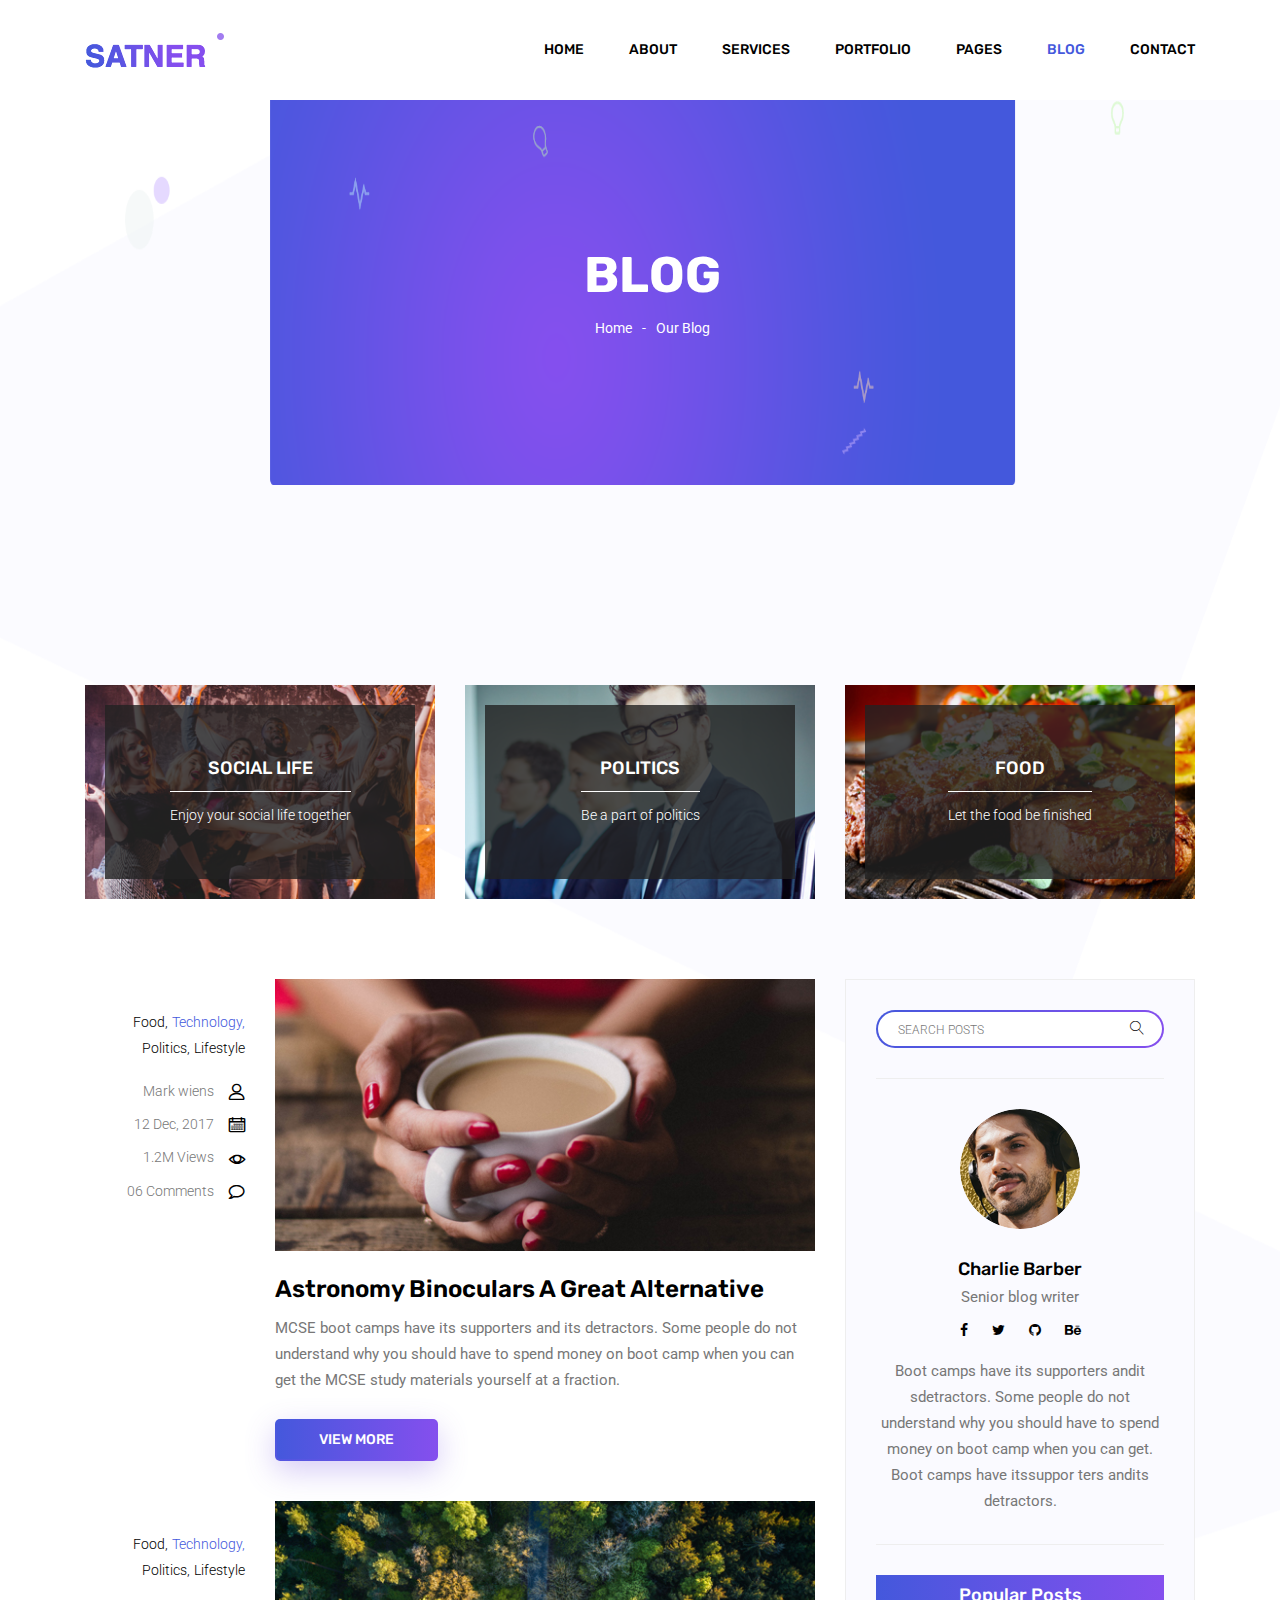
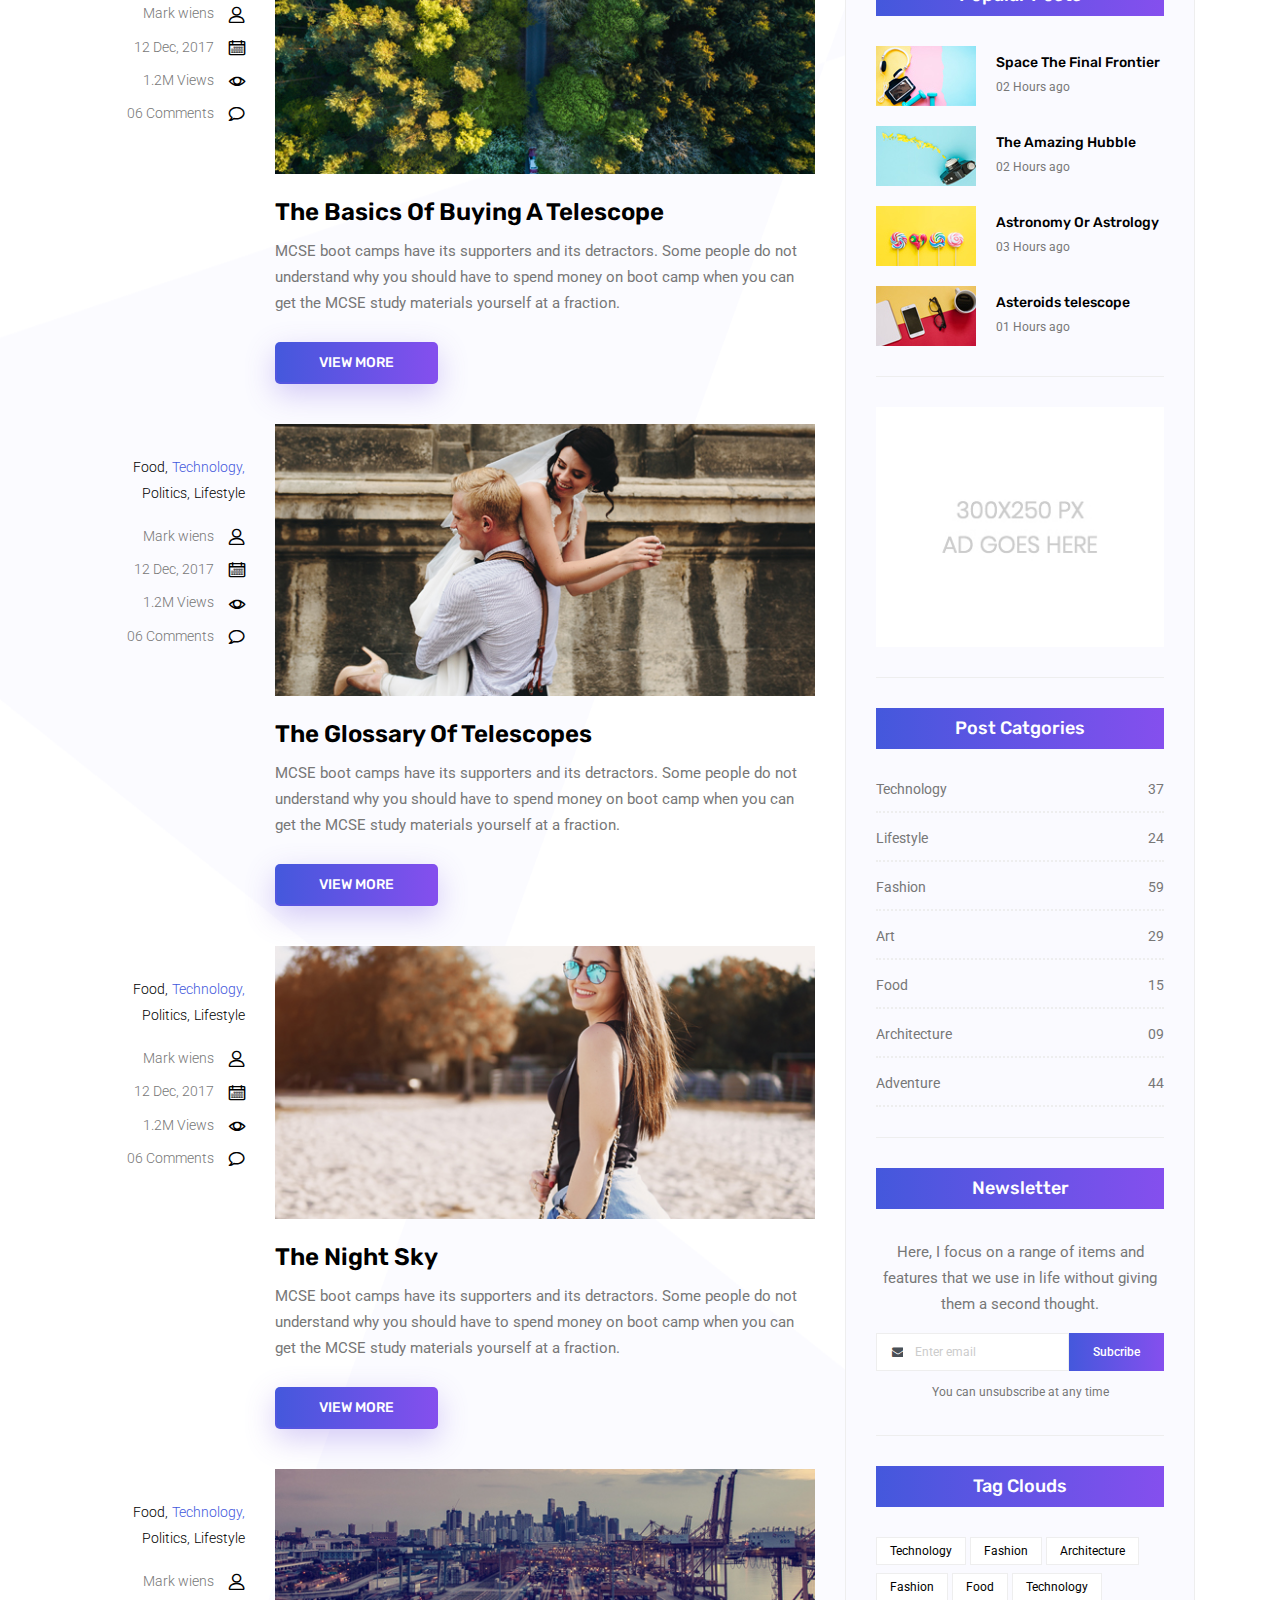
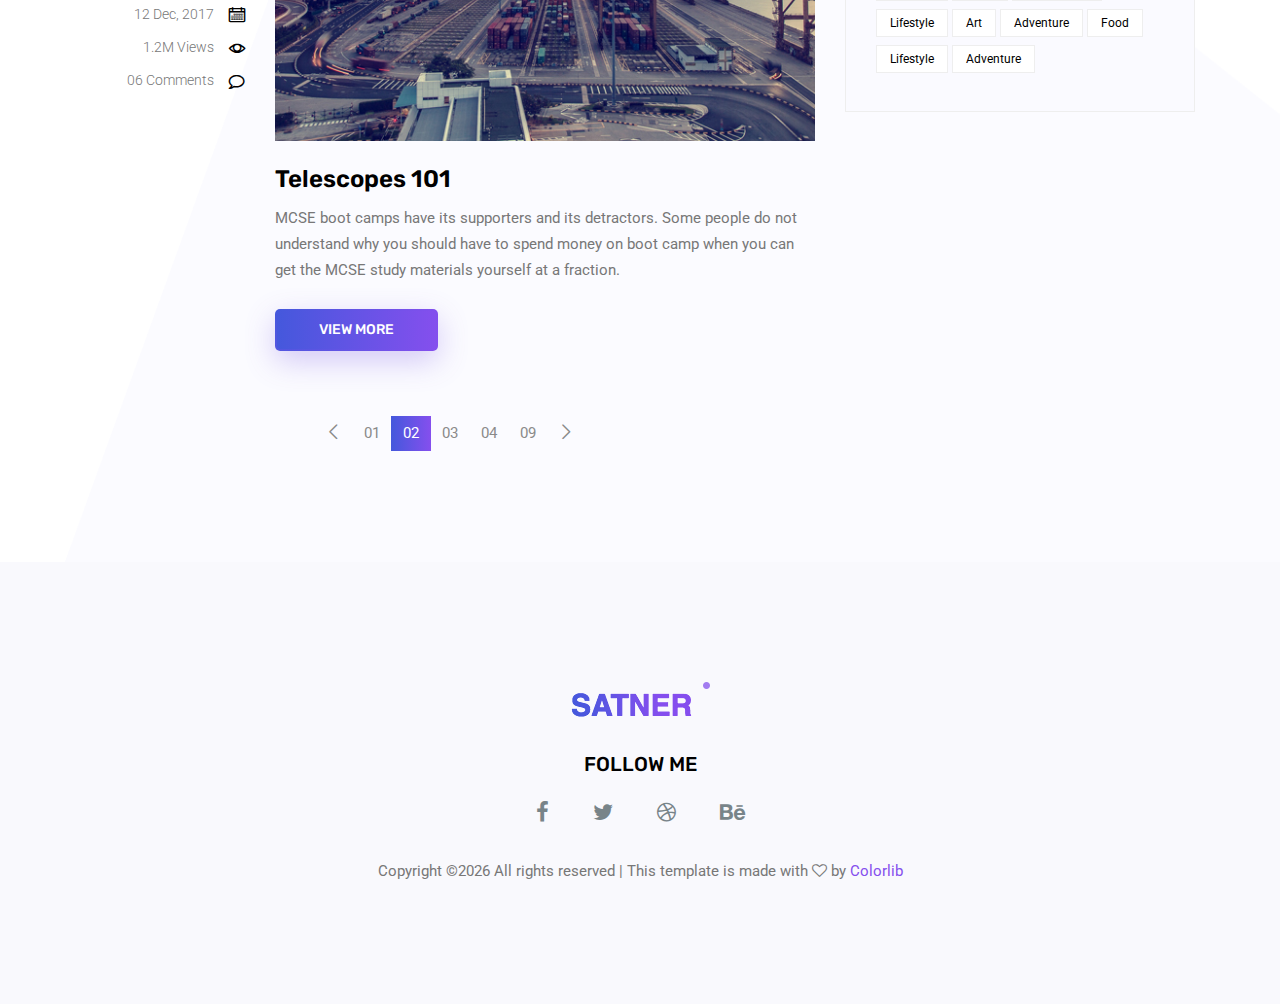
<file: blog.html>
<!doctype html>
<html lang="en">

<head>
	<!-- Required meta tags -->
	<meta charset="utf-8">
	<meta name="viewport" content="width=device-width, initial-scale=1, shrink-to-fit=no">
	<link rel="icon" href="img/favicon.png" type="image/png">
	<title>Blog</title>
	<!-- Bootstrap CSS -->
	<link rel="stylesheet" href="css/bootstrap.css">
	<link rel="stylesheet" href="vendors/linericon/style.css">
	<link rel="stylesheet" href="css/font-awesome.min.css">
	<link rel="stylesheet" href="vendors/owl-carousel/owl.carousel.min.css">
	<link rel="stylesheet" href="css/magnific-popup.css">
	<link rel="stylesheet" href="vendors/nice-select/css/nice-select.css">
	<!-- main css -->
	<link rel="stylesheet" href="css/style.css">
</head>

<body class="blog_version">

	<!--================ Start Header Area =================-->
	<header class="header_area">
		<div class="main_menu">
			<nav class="navbar navbar-expand-lg navbar-light">
				<div class="container">
					<!-- Brand and toggle get grouped for better mobile display -->
					<a class="navbar-brand logo_h" href="index.html"><img src="img/logo.png" alt=""></a>
					<button class="navbar-toggler" type="button" data-toggle="collapse" data-target="#navbarSupportedContent"
					 aria-controls="navbarSupportedContent" aria-expanded="false" aria-label="Toggle navigation">
						<span class="icon-bar"></span>
						<span class="icon-bar"></span>
						<span class="icon-bar"></span>
					</button>
					<!-- Collect the nav links, forms, and other content for toggling -->
					<div class="collapse navbar-collapse offset" id="navbarSupportedContent">
						<ul class="nav navbar-nav menu_nav justify-content-end">
							<li class="nav-item"><a class="nav-link" href="index.html">Home</a></li>
							<li class="nav-item"><a class="nav-link" href="about.html">About</a></li>
							<li class="nav-item"><a class="nav-link" href="services.html">Services</a></li>
							<li class="nav-item"><a class="nav-link" href="portfolio.html">Portfolio</a></li>
							<li class="nav-item submenu dropdown">
								<a href="#" class="nav-link dropdown-toggle" data-toggle="dropdown" role="button" aria-haspopup="true"
								 aria-expanded="false">Pages</a>
								<ul class="dropdown-menu">
                                    <li class="nav-item"><a class="nav-link" href="elements.html">Elements</a></li>
                                    <li class="nav-item"><a class="nav-link" href="portfolio-details.html">Portfolio Details</a></li>
								</ul>
							</li>
							<li class="nav-item submenu dropdown active">
								<a href="#" class="nav-link dropdown-toggle" data-toggle="dropdown" role="button" aria-haspopup="true"
								 aria-expanded="false">Blog</a>
								<ul class="dropdown-menu">
									<li class="nav-item"><a class="nav-link" href="blog.html">Blog</a></li>
									<li class="nav-item"><a class="nav-link" href="single-blog.html">Blog Details</a></li>
								</ul>
							</li>
							<li class="nav-item"><a class="nav-link" href="contact.html">Contact</a></li>
						</ul>
					</div>
				</div>
			</nav>
		</div>
	</header>
	<!--================ End Header Area =================-->

    <!--================ Start Banner Area =================-->
    <section class="banner_area">
        <div class="banner_inner d-flex align-items-center">
            <div class="container">
                <div class="banner_content text-center">
                    <h2>Blog</h2>
                    <div class="page_link">
                        <a href="index.html">Home</a>
                        <a href="blog.html">Our Blog</a>
                    </div>
                </div>
            </div>
        </div>
    </section>
    <!--================ End Banner Area =================-->
        
    <!--================Blog Categorie Area =================-->
    <section class="blog_categorie_area section_gap_top">
        <div class="container">
            <div class="row">
                <div class="col-lg-4">
                    <div class="categories_post">
                        <img src="img/blog/cat-post/cat-post-3.jpg" alt="post">
                        <div class="categories_details">
                            <div class="categories_text">
                                <a href="single-blog.html"><h5>Social Life</h5></a>
                                <div class="border_line"></div>
                                <p>Enjoy your social life together</p>
                            </div>
                        </div>
                    </div>
                </div>
                <div class="col-lg-4">
                    <div class="categories_post">
                        <img src="img/blog/cat-post/cat-post-2.jpg" alt="post">
                        <div class="categories_details">
                            <div class="categories_text">
                                <a href="single-blog.html"><h5>Politics</h5></a>
                                <div class="border_line"></div>
                                <p>Be a part of politics</p>
                            </div>
                        </div>
                    </div>
                </div>
                <div class="col-lg-4">
                    <div class="categories_post">
                        <img src="img/blog/cat-post/cat-post-1.jpg" alt="post">
                        <div class="categories_details">
                            <div class="categories_text">
                                <a href="single-blog.html"><h5>Food</h5></a>
                                <div class="border_line"></div>
                                <p>Let the food be finished</p>
                            </div>
                        </div>
                    </div>
                </div>
            </div>
        </div>
    </section>
    <!--================Blog Categorie Area =================-->
    
    <!--================Blog Area =================-->
    <section class="blog_area">
        <div class="container">
            <div class="row">
                <div class="col-lg-8">
                    <div class="blog_left_sidebar">
                        <article class="row blog_item">
                            <div class="col-md-3">
                                <div class="blog_info text-right">
                                    <div class="post_tag">
                                        <a href="#">Food,</a>
                                        <a class="active" href="#">Technology,</a>
                                        <a href="#">Politics,</a>
                                        <a href="#">Lifestyle</a>
                                    </div>
                                    <ul class="blog_meta list">
                                        <li><a href="#">Mark wiens<i class="lnr lnr-user"></i></a></li>
                                        <li><a href="#">12 Dec, 2017<i class="lnr lnr-calendar-full"></i></a></li>
                                        <li><a href="#">1.2M Views<i class="lnr lnr-eye"></i></a></li>
                                        <li><a href="#">06 Comments<i class="lnr lnr-bubble"></i></a></li>
                                    </ul>
                                </div>
                            </div>
                            <div class="col-md-9">
                                <div class="blog_post">
                                    <img src="img/blog/main-blog/m-blog-1.jpg" alt="">
                                    <div class="blog_details">
                                        <a href="single-blog.html"><h2>Astronomy Binoculars A Great Alternative</h2></a>
                                        <p>MCSE boot camps have its supporters and its detractors. Some people do not understand why you should have to spend money on boot camp when you can get the MCSE study materials yourself at a fraction.</p>
                                        <a href="single-blog.html" class="primary_btn"><span>View More</span></a>
                                    </div>
                                </div>
                            </div>
                        </article>
                        <article class="row blog_item">
                            <div class="col-md-3">
                                <div class="blog_info text-right">
                                    <div class="post_tag">
                                        <a href="#">Food,</a>
                                        <a class="active" href="#">Technology,</a>
                                        <a href="#">Politics,</a>
                                        <a href="#">Lifestyle</a>
                                    </div>
                                    <ul class="blog_meta list">
                                        <li><a href="#">Mark wiens<i class="lnr lnr-user"></i></a></li>
                                        <li><a href="#">12 Dec, 2017<i class="lnr lnr-calendar-full"></i></a></li>
                                        <li><a href="#">1.2M Views<i class="lnr lnr-eye"></i></a></li>
                                        <li><a href="#">06 Comments<i class="lnr lnr-bubble"></i></a></li>
                                    </ul>
                                </div>
                            </div>
                            <div class="col-md-9">
                                <div class="blog_post">
                                    <img src="img/blog/main-blog/m-blog-2.jpg" alt="">
                                    <div class="blog_details">
                                        <a href="single-blog.html"><h2>The Basics Of Buying A Telescope</h2></a>
                                        <p>MCSE boot camps have its supporters and its detractors. Some people do not understand why you should have to spend money on boot camp when you can get the MCSE study materials yourself at a fraction.</p>
                                        <a href="single-blog.html" class="primary_btn"><span>View More</span></a>
                                    </div>
                                </div>
                            </div>
                        </article>
                        <article class="row blog_item">
                            <div class="col-md-3">
                                <div class="blog_info text-right">
                                    <div class="post_tag">
                                        <a href="#">Food,</a>
                                        <a class="active" href="#">Technology,</a>
                                        <a href="#">Politics,</a>
                                        <a href="#">Lifestyle</a>
                                    </div>
                                    <ul class="blog_meta list">
                                        <li><a href="#">Mark wiens<i class="lnr lnr-user"></i></a></li>
                                        <li><a href="#">12 Dec, 2017<i class="lnr lnr-calendar-full"></i></a></li>
                                        <li><a href="#">1.2M Views<i class="lnr lnr-eye"></i></a></li>
                                        <li><a href="#">06 Comments<i class="lnr lnr-bubble"></i></a></li>
                                    </ul>
                                </div>
                            </div>
                            <div class="col-md-9">
                                <div class="blog_post">
                                    <img src="img/blog/main-blog/m-blog-3.jpg" alt="">
                                    <div class="blog_details">
                                        <a href="single-blog.html"><h2>The Glossary Of Telescopes</h2></a>
                                        <p>MCSE boot camps have its supporters and its detractors. Some people do not understand why you should have to spend money on boot camp when you can get the MCSE study materials yourself at a fraction.</p>
                                        <a href="single-blog.html" class="primary_btn"><span>View More</span></a>
                                    </div>
                                </div>
                            </div>
                        </article>
                        <article class="row blog_item">
                            <div class="col-md-3">
                                <div class="blog_info text-right">
                                    <div class="post_tag">
                                        <a href="#">Food,</a>
                                        <a class="active" href="#">Technology,</a>
                                        <a href="#">Politics,</a>
                                        <a href="#">Lifestyle</a>
                                    </div>
                                    <ul class="blog_meta list">
                                        <li><a href="#">Mark wiens<i class="lnr lnr-user"></i></a></li>
                                        <li><a href="#">12 Dec, 2017<i class="lnr lnr-calendar-full"></i></a></li>
                                        <li><a href="#">1.2M Views<i class="lnr lnr-eye"></i></a></li>
                                        <li><a href="#">06 Comments<i class="lnr lnr-bubble"></i></a></li>
                                    </ul>
                                </div>
                            </div>
                            <div class="col-md-9">
                                <div class="blog_post">
                                    <img src="img/blog/main-blog/m-blog-4.jpg" alt="">
                                    <div class="blog_details">
                                        <a href="single-blog.html"><h2>The Night Sky</h2></a>
                                        <p>MCSE boot camps have its supporters and its detractors. Some people do not understand why you should have to spend money on boot camp when you can get the MCSE study materials yourself at a fraction.</p>
                                        <a href="single-blog.html" class="primary_btn"><span>View More</span></a>
                                    </div>
                                </div>
                            </div>
                        </article>
                        <article class="row blog_item">
                            <div class="col-md-3">
                                <div class="blog_info text-right">
                                    <div class="post_tag">
                                        <a href="#">Food,</a>
                                        <a class="active" href="#">Technology,</a>
                                        <a href="#">Politics,</a>
                                        <a href="#">Lifestyle</a>
                                    </div>
                                    <ul class="blog_meta list">
                                        <li><a href="#">Mark wiens<i class="lnr lnr-user"></i></a></li>
                                        <li><a href="#">12 Dec, 2017<i class="lnr lnr-calendar-full"></i></a></li>
                                        <li><a href="#">1.2M Views<i class="lnr lnr-eye"></i></a></li>
                                        <li><a href="#">06 Comments<i class="lnr lnr-bubble"></i></a></li>
                                    </ul>
                                </div>
                            </div>
                            <div class="col-md-9">
                                <div class="blog_post">
                                    <img src="img/blog/main-blog/m-blog-5.jpg" alt="">
                                    <div class="blog_details">
                                        <a href="single-blog.html"><h2>Telescopes 101</h2></a>
                                        <p>MCSE boot camps have its supporters and its detractors. Some people do not understand why you should have to spend money on boot camp when you can get the MCSE study materials yourself at a fraction.</p>
                                        <a href="single-blog.html" class="primary_btn"><span>View More</span></a>
                                    </div>
                                </div>
                            </div>
                        </article>
                        <nav class="blog-pagination justify-content-center d-flex">
                            <ul class="pagination">
                                <li class="page-item">
                                    <a href="#" class="page-link" aria-label="Previous">
                                        <span aria-hidden="true">
                                            <span class="lnr lnr-chevron-left"></span>
                                        </span>
                                    </a>
                                </li>
                                <li class="page-item"><a href="#" class="page-link">01</a></li>
                                <li class="page-item active"><a href="#" class="page-link">02</a></li>
                                <li class="page-item"><a href="#" class="page-link">03</a></li>
                                <li class="page-item"><a href="#" class="page-link">04</a></li>
                                <li class="page-item"><a href="#" class="page-link">09</a></li>
                                <li class="page-item">
                                    <a href="#" class="page-link" aria-label="Next">
                                        <span aria-hidden="true">
                                            <span class="lnr lnr-chevron-right"></span>
                                        </span>
                                    </a>
                                </li>
                            </ul>
                        </nav>
                    </div>
                </div>
                <div class="col-lg-4">
                    <div class="blog_right_sidebar">
                        <aside class="single_sidebar_widget search_widget">
                            <div class="input-group">
                                <input type="text" class="form-control" placeholder="Search Posts">
                                <span class="input-group-btn">
                                    <button class="btn btn-default" type="button"><i class="lnr lnr-magnifier"></i></button>
                                </span>
                            </div><!-- /input-group -->
                            <div class="br"></div>
                        </aside>
                        <aside class="single_sidebar_widget author_widget">
                            <img class="author_img rounded-circle" src="img/blog/author.png" alt="">
                            <h4>Charlie Barber</h4>
                            <p>Senior blog writer</p>
                            <div class="social_icon">
                                <a href="#"><i class="fa fa-facebook"></i></a>
                                <a href="#"><i class="fa fa-twitter"></i></a>
                                <a href="#"><i class="fa fa-github"></i></a>
                                <a href="#"><i class="fa fa-behance"></i></a>
                            </div>
                            <p>Boot camps have its supporters andit sdetractors. Some people do not understand why you should have to spend money on boot camp when you can get. Boot camps have itssuppor ters andits detractors.</p>
                            <div class="br"></div>
                        </aside>
                        <aside class="single_sidebar_widget popular_post_widget">
                            <h3 class="widget_title">Popular Posts</h3>
                            <div class="media post_item">
                                <img src="img/blog/popular-post/post1.jpg" alt="post">
                                <div class="media-body">
                                    <a href="single-blog.html"><h3>Space The Final Frontier</h3></a>
                                    <p>02 Hours ago</p>
                                </div>
                            </div>
                            <div class="media post_item">
                                <img src="img/blog/popular-post/post2.jpg" alt="post">
                                <div class="media-body">
                                    <a href="single-blog.html"><h3>The Amazing Hubble</h3></a>
                                    <p>02 Hours ago</p>
                                </div>
                            </div>
                            <div class="media post_item">
                                <img src="img/blog/popular-post/post3.jpg" alt="post">
                                <div class="media-body">
                                    <a href="single-blog.html"><h3>Astronomy Or Astrology</h3></a>
                                    <p>03 Hours ago</p>
                                </div>
                            </div>
                            <div class="media post_item">
                                <img src="img/blog/popular-post/post4.jpg" alt="post">
                                <div class="media-body">
                                    <a href="single-blog.html"><h3>Asteroids telescope</h3></a>
                                    <p>01 Hours ago</p>
                                </div>
                            </div>
                            <div class="br"></div>
                        </aside>
                        <aside class="single_sidebar_widget ads_widget">
                            <a href="#"><img class="img-fluid" src="img/blog/add.jpg" alt=""></a>
                            <div class="br"></div>
                        </aside>
                        <aside class="single_sidebar_widget post_category_widget">
                            <h4 class="widget_title">Post Catgories</h4>
                            <ul class="list cat-list">
                                <li>
                                    <a href="#" class="d-flex justify-content-between">
                                        <p>Technology</p>
                                        <p>37</p>
                                    </a>
                                </li>
                                <li>
                                    <a href="#" class="d-flex justify-content-between">
                                        <p>Lifestyle</p>
                                        <p>24</p>
                                    </a>
                                </li>
                                <li>
                                    <a href="#" class="d-flex justify-content-between">
                                        <p>Fashion</p>
                                        <p>59</p>
                                    </a>
                                </li>
                                <li>
                                    <a href="#" class="d-flex justify-content-between">
                                        <p>Art</p>
                                        <p>29</p>
                                    </a>
                                </li>
                                <li>
                                    <a href="#" class="d-flex justify-content-between">
                                        <p>Food</p>
                                        <p>15</p>
                                    </a>
                                </li>
                                <li>
                                    <a href="#" class="d-flex justify-content-between">
                                        <p>Architecture</p>
                                        <p>09</p>
                                    </a>
                                </li>
                                <li>
                                    <a href="#" class="d-flex justify-content-between">
                                        <p>Adventure</p>
                                        <p>44</p>
                                    </a>
                                </li>															
                            </ul>
                            <div class="br"></div>
                        </aside>
                        <aside class="single-sidebar-widget newsletter_widget">
                            <h4 class="widget_title">Newsletter</h4>
                            <p>
                            Here, I focus on a range of items and features that we use in life without
                            giving them a second thought.
                            </p>
                            <div class="form-group d-flex flex-row">
                                <div class="input-group">
                                    <div class="input-group-prepend">
                                        <div class="input-group-text"><i class="fa fa-envelope" aria-hidden="true"></i></div>
                                    </div>
                                    <input type="text" class="form-control" id="inlineFormInputGroup" placeholder="Enter email" onfocus="this.placeholder = ''" onblur="this.placeholder = 'Enter email'">
                                </div>
                                <a href="#" class="bbtns">Subcribe</a>
                            </div>	
                            <p class="text-bottom">You can unsubscribe at any time</p>	
                            <div class="br"></div>							
                        </aside>
                        <aside class="single-sidebar-widget tag_cloud_widget">
                            <h4 class="widget_title">Tag Clouds</h4>
                            <ul class="list">
                                <li><a href="#">Technology</a></li>
                                <li><a href="#">Fashion</a></li>
                                <li><a href="#">Architecture</a></li>
                                <li><a href="#">Fashion</a></li>
                                <li><a href="#">Food</a></li>
                                <li><a href="#">Technology</a></li>
                                <li><a href="#">Lifestyle</a></li>
                                <li><a href="#">Art</a></li>
                                <li><a href="#">Adventure</a></li>
                                <li><a href="#">Food</a></li>
                                <li><a href="#">Lifestyle</a></li>
                                <li><a href="#">Adventure</a></li>
                            </ul>
                        </aside>
                    </div>
                </div>
            </div>
        </div>
    </section>
    <!--================Blog Area =================-->
    
    <!--================Footer Area =================-->
	<footer class="footer_area">
        <div class="container">
            <div class="row justify-content-center">
                <div class="col-lg-12">
                    <div class="footer_top flex-column">
                        <div class="footer_logo">
                            <a href="#">
                                <img src="img/logo.png" alt="">
                            </a>
                            <h4>Follow Me</h4>
                        </div>
                        <div class="footer_social">
                            <a href="#"><i class="fa fa-facebook"></i></a>
                            <a href="#"><i class="fa fa-twitter"></i></a>
                            <a href="#"><i class="fa fa-dribbble"></i></a>
                            <a href="#"><i class="fa fa-behance"></i></a>
                        </div>
                    </div>
                </div>
            </div>
            <div class="row footer_bottom justify-content-center">
                <p class="col-lg-8 col-sm-12 footer-text">
                    <!-- Link back to Colorlib can't be removed. Template is licensed under CC BY 3.0. -->
Copyright &copy;<script>document.write(new Date().getFullYear());</script> All rights reserved | This template is made with <i class="fa fa-heart-o" aria-hidden="true"></i> by <a href="https://colorlib.com" target="_blank">Colorlib</a>
<!-- Link back to Colorlib can't be removed. Template is licensed under CC BY 3.0. --></p>
            </div>
        </div>
    </footer>
    <!--================End Footer Area =================-->
   
    <!-- Optional JavaScript -->
    <!-- jQuery first, then Popper.js, then Bootstrap JS -->
    <script src="js/jquery-3.2.1.min.js"></script>
    <script src="js/popper.js"></script>
    <script src="js/bootstrap.min.js"></script>
    <script src="js/stellar.js"></script>
    <script src="vendors/lightbox/simpleLightbox.min.js"></script>
    <script src="vendors/nice-select/js/jquery.nice-select.min.js"></script>
    <script src="vendors/isotope/imagesloaded.pkgd.min.js"></script>
    <script src="vendors/isotope/isotope-min.js"></script>
    <script src="vendors/owl-carousel/owl.carousel.min.js"></script>
    <script src="js/jquery.ajaxchimp.min.js"></script>
    <script src="js/mail-script.js"></script>
    <script src="js/theme.js"></script>
</body>
</html>
</file>
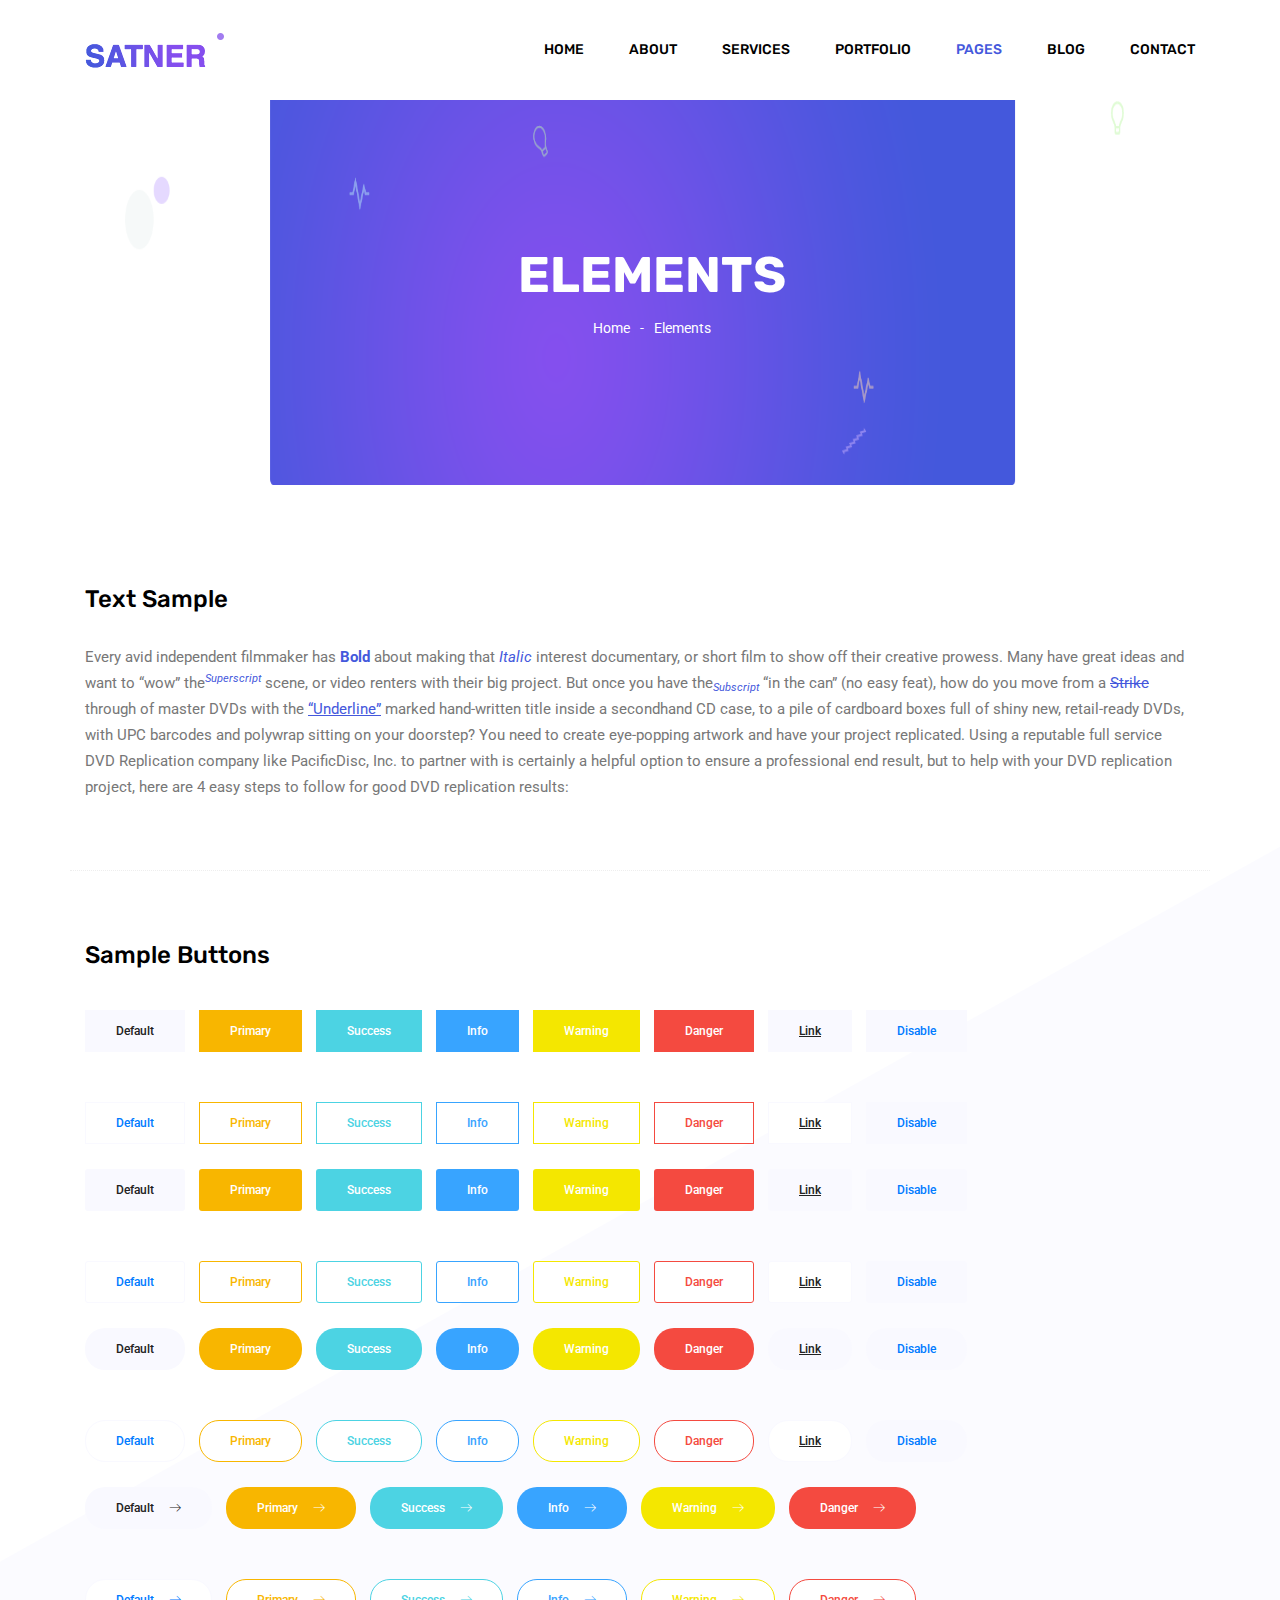
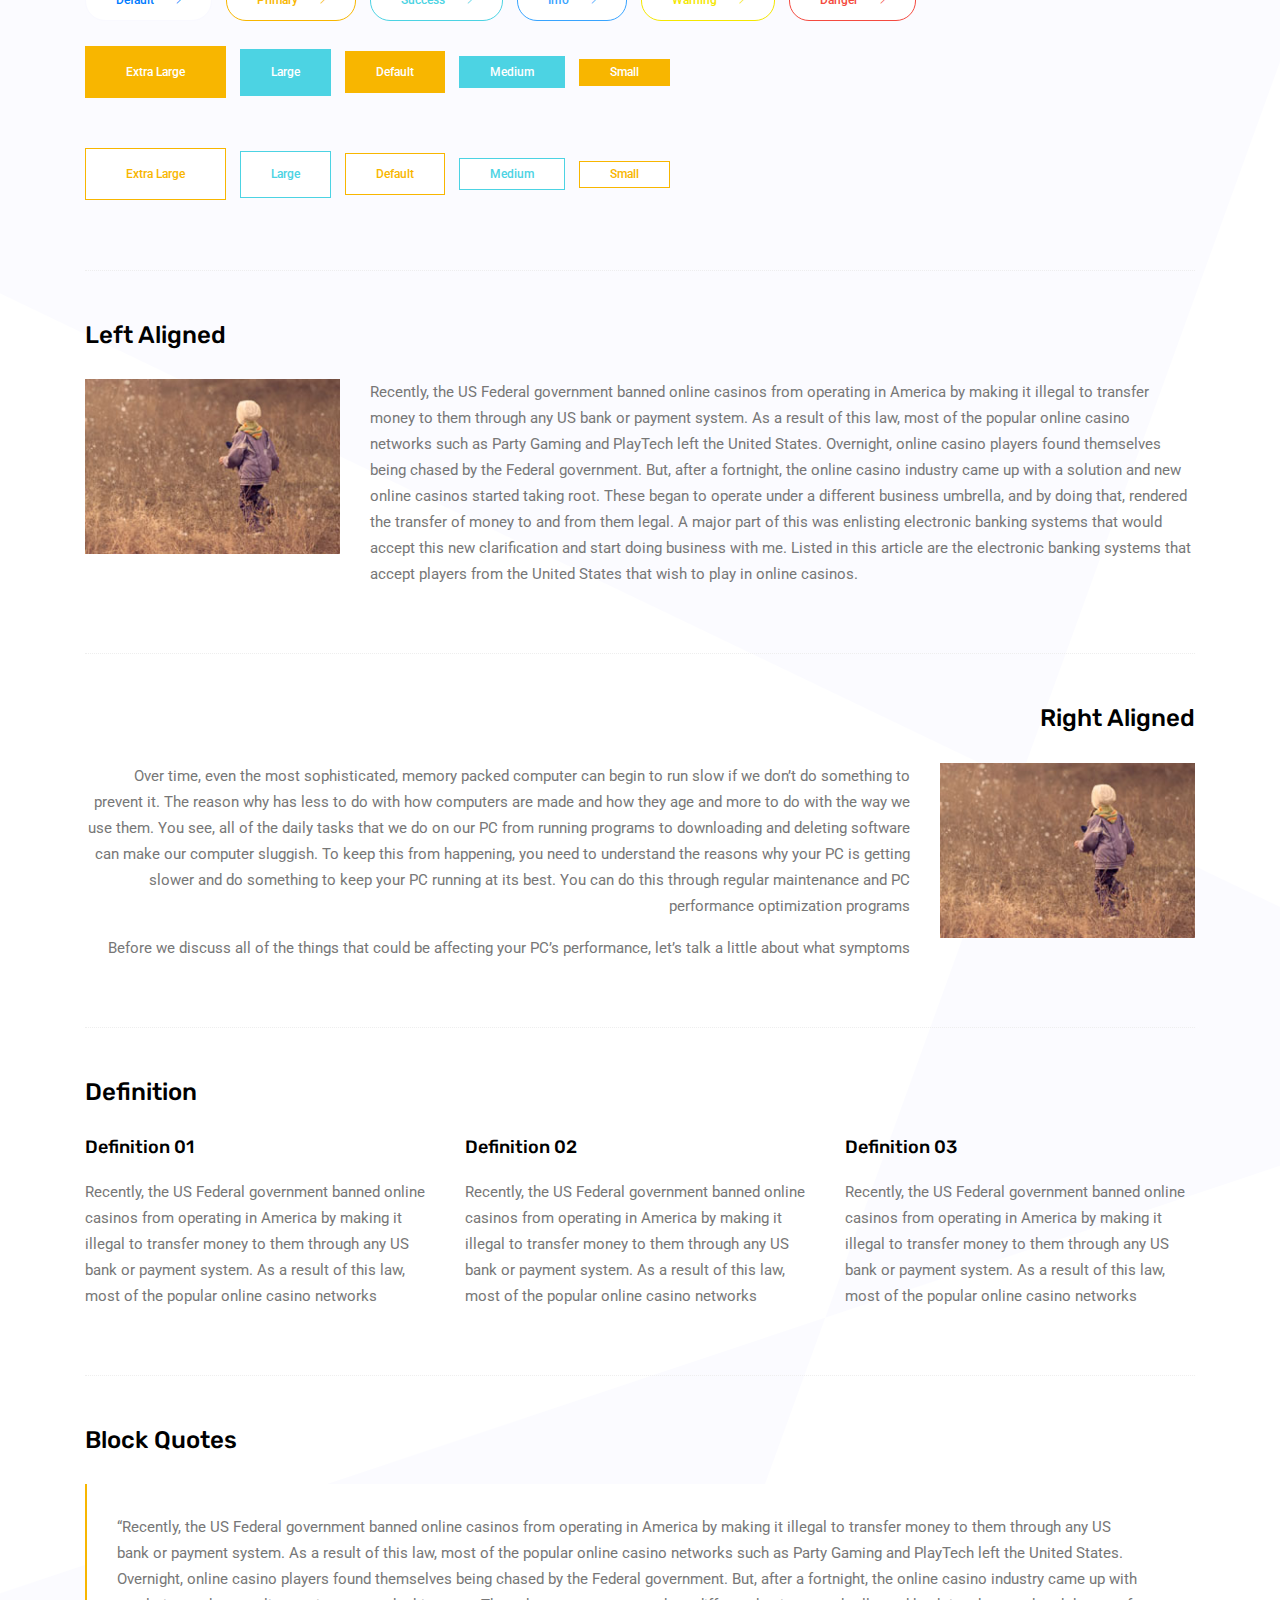
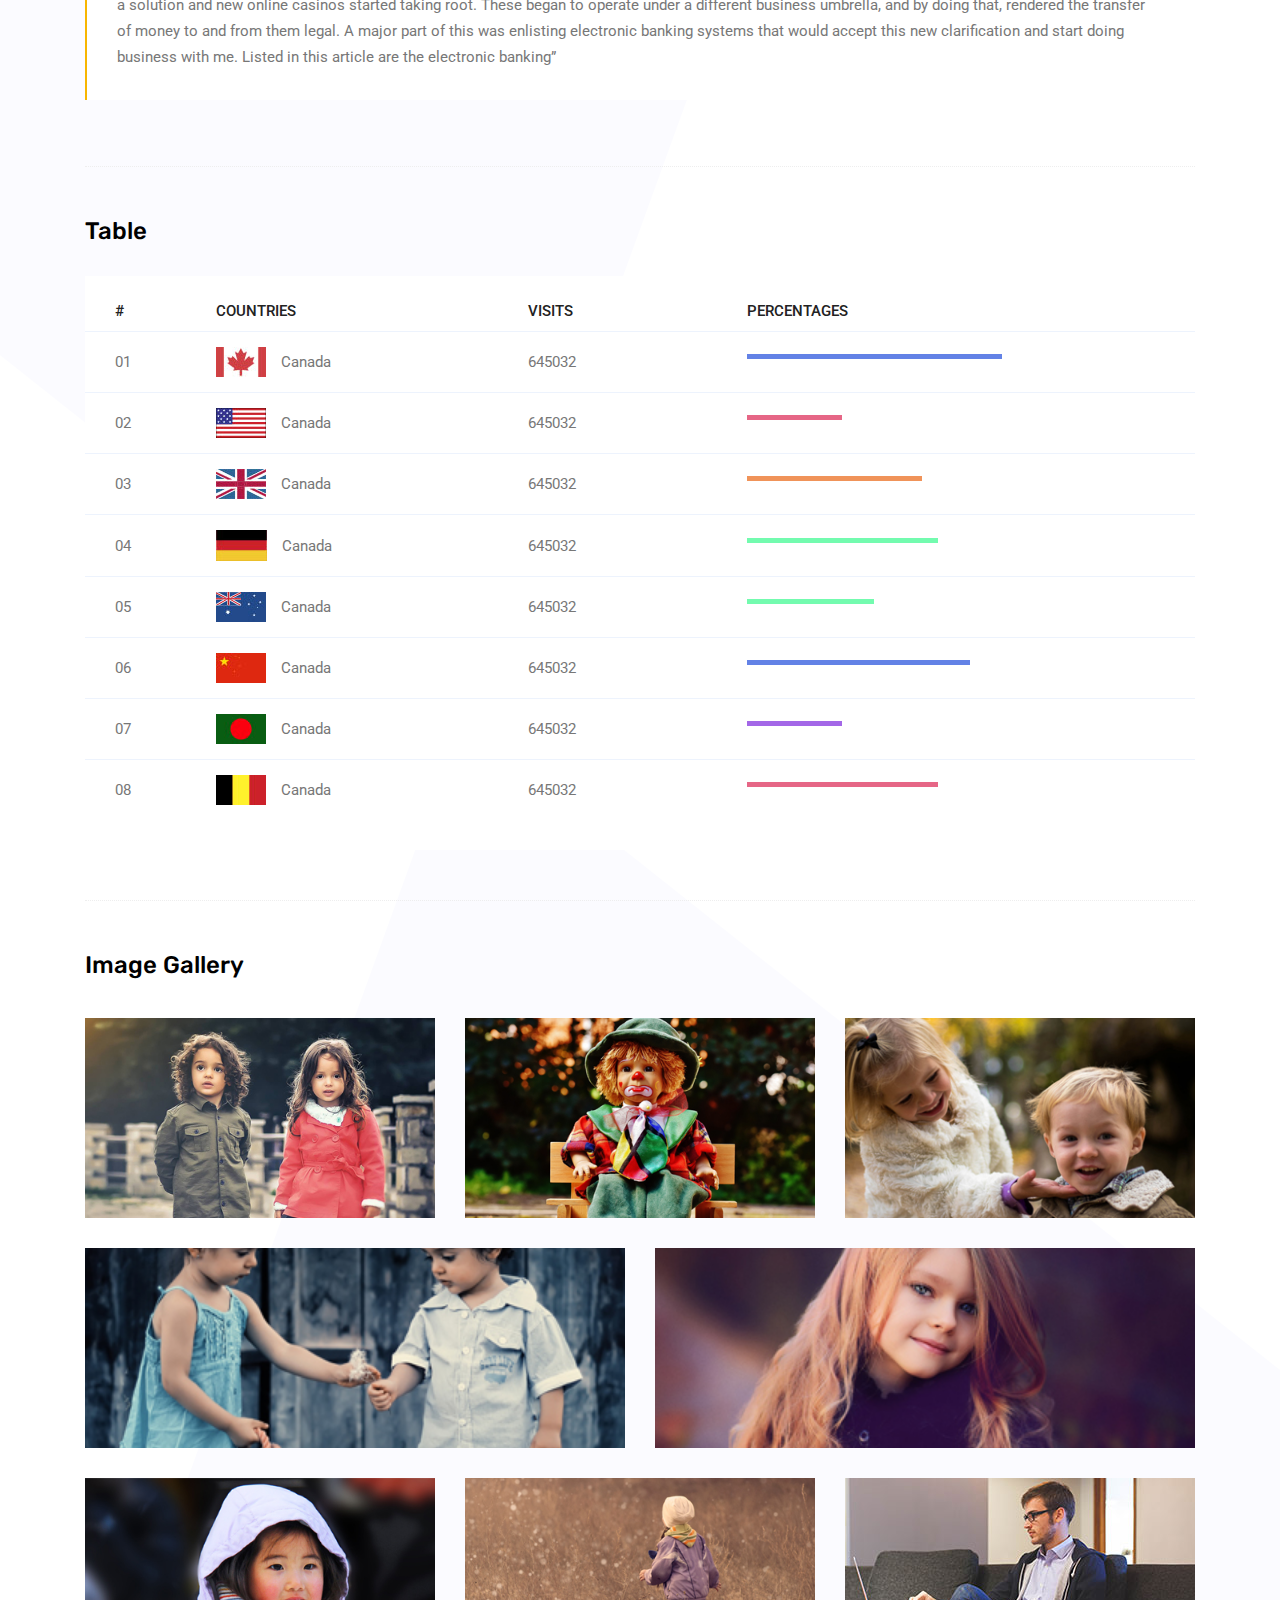
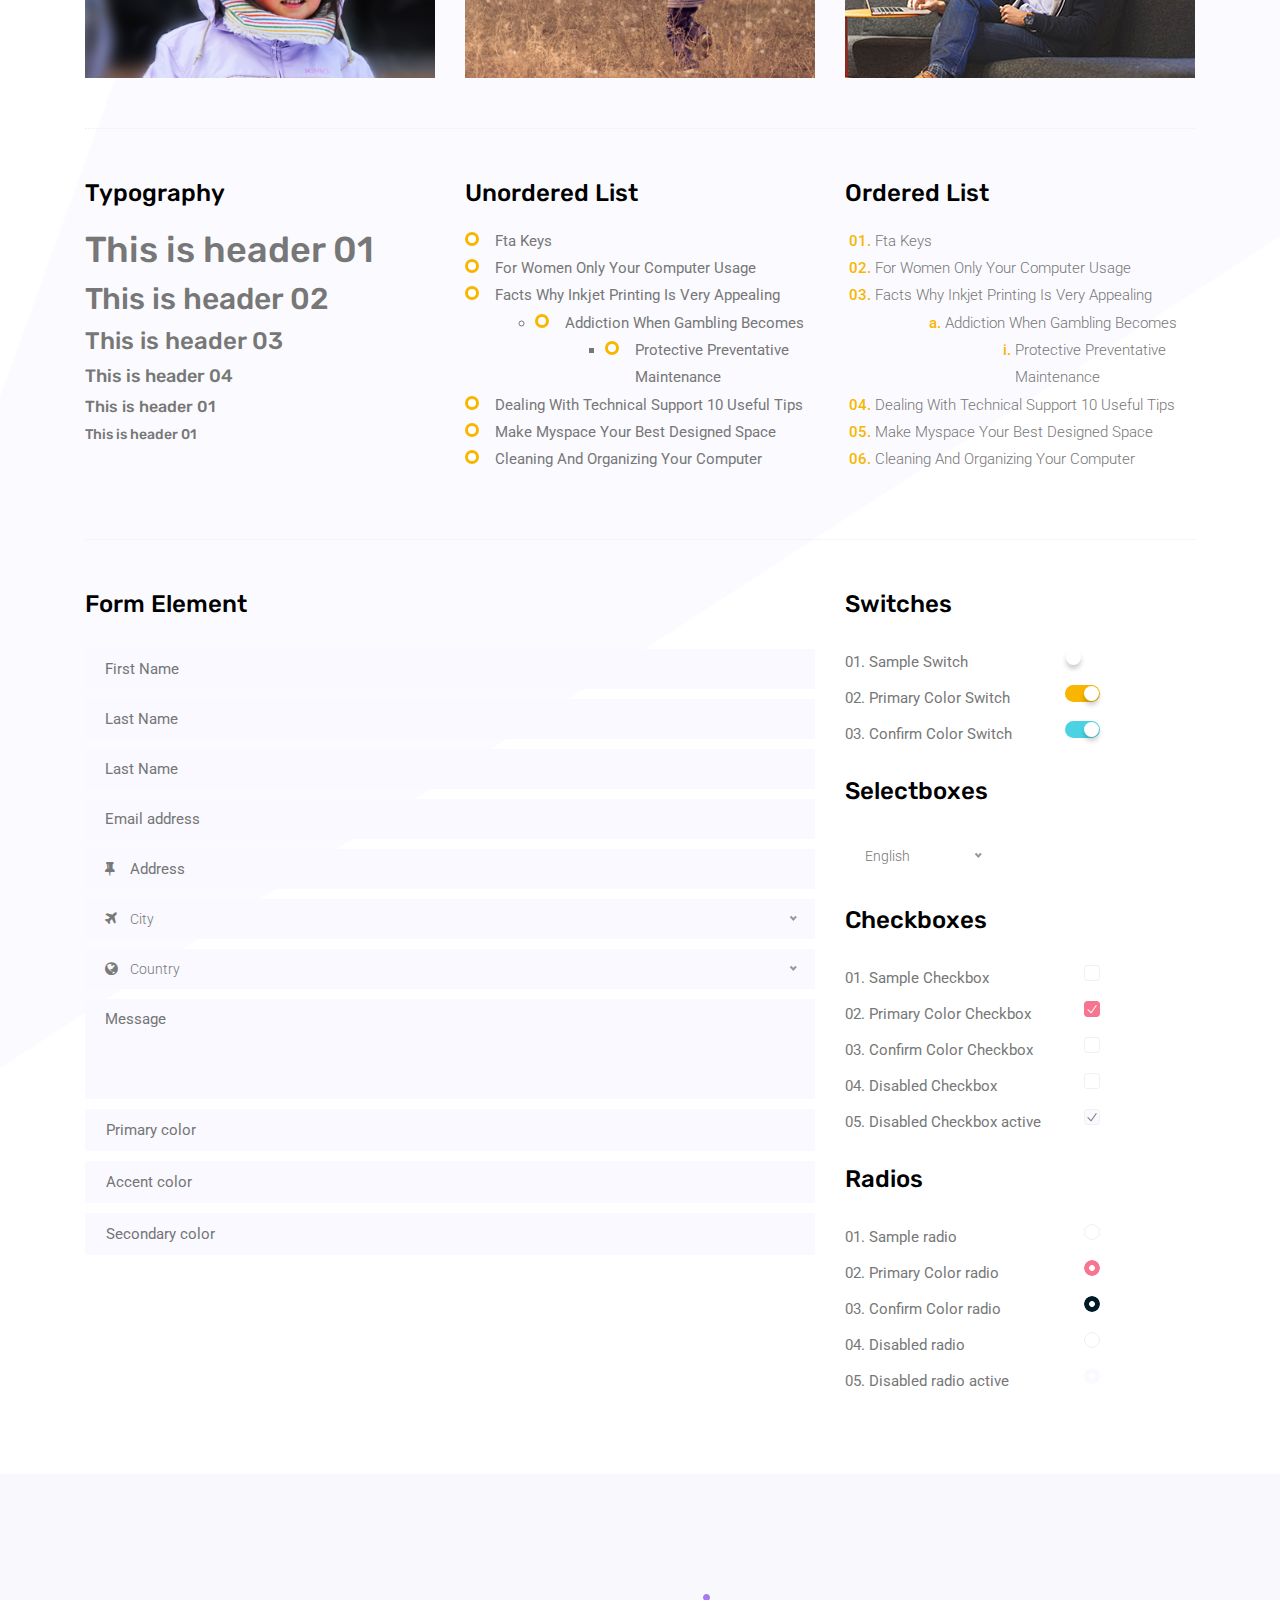
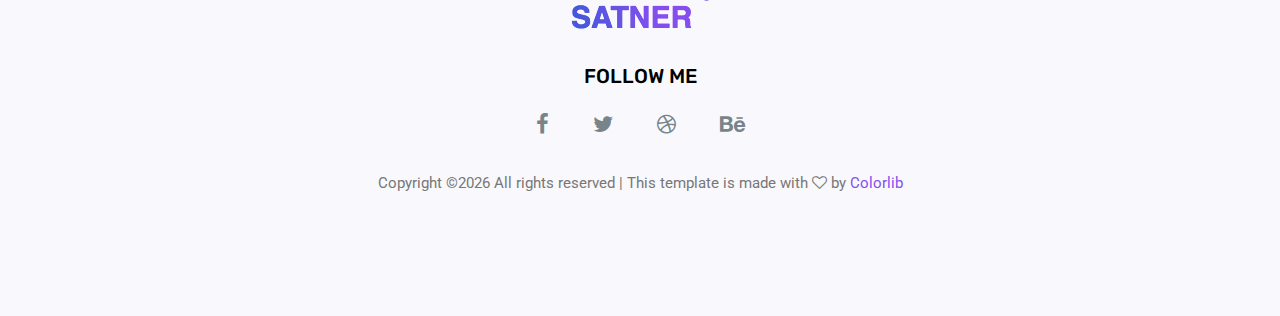
<file: elements.html>
<!doctype html>
<html lang="en">

<head>
	<!-- Required meta tags -->
	<meta charset="utf-8">
	<meta name="viewport" content="width=device-width, initial-scale=1, shrink-to-fit=no">
	<link rel="icon" href="img/favicon.png" type="image/png">
	<title>Elements</title>
	<!-- Bootstrap CSS -->
	<link rel="stylesheet" href="css/bootstrap.css">
	<link rel="stylesheet" href="vendors/linericon/style.css">
	<link rel="stylesheet" href="css/font-awesome.min.css">
	<link rel="stylesheet" href="vendors/owl-carousel/owl.carousel.min.css">
	<link rel="stylesheet" href="css/magnific-popup.css">
	<link rel="stylesheet" href="vendors/nice-select/css/nice-select.css">
	<!-- main css -->
	<link rel="stylesheet" href="css/style.css">
</head>

<body class="blog_version">

	<!--================ Start Header Area =================-->
	<header class="header_area">
		<div class="main_menu">
			<nav class="navbar navbar-expand-lg navbar-light">
				<div class="container">
					<!-- Brand and toggle get grouped for better mobile display -->
					<a class="navbar-brand logo_h" href="index.html"><img src="img/logo.png" alt=""></a>
					<button class="navbar-toggler" type="button" data-toggle="collapse" data-target="#navbarSupportedContent"
					 aria-controls="navbarSupportedContent" aria-expanded="false" aria-label="Toggle navigation">
						<span class="icon-bar"></span>
						<span class="icon-bar"></span>
						<span class="icon-bar"></span>
					</button>
					<!-- Collect the nav links, forms, and other content for toggling -->
					<div class="collapse navbar-collapse offset" id="navbarSupportedContent">
						<ul class="nav navbar-nav menu_nav justify-content-end">
							<li class="nav-item"><a class="nav-link" href="index.html">Home</a></li>
							<li class="nav-item"><a class="nav-link" href="about.html">About</a></li>
							<li class="nav-item"><a class="nav-link" href="services.html">Services</a></li>
							<li class="nav-item"><a class="nav-link" href="portfolio.html">Portfolio</a></li>
							<li class="nav-item submenu dropdown active">
								<a href="#" class="nav-link dropdown-toggle" data-toggle="dropdown" role="button" aria-haspopup="true"
								 aria-expanded="false">Pages</a>
								<ul class="dropdown-menu">
                                    <li class="nav-item"><a class="nav-link" href="elements.html">Elements</a></li>
                                    <li class="nav-item"><a class="nav-link" href="portfolio-details.html">Portfolio Details</a></li>
								</ul>
							</li>
							<li class="nav-item submenu dropdown">
								<a href="#" class="nav-link dropdown-toggle" data-toggle="dropdown" role="button" aria-haspopup="true"
								 aria-expanded="false">Blog</a>
								<ul class="dropdown-menu">
									<li class="nav-item"><a class="nav-link" href="blog.html">Blog</a></li>
									<li class="nav-item"><a class="nav-link" href="single-blog.html">Blog Details</a></li>
								</ul>
							</li>
							<li class="nav-item"><a class="nav-link" href="contact.html">Contact</a></li>
						</ul>
					</div>
				</div>
			</nav>
		</div>
	</header>
	<!--================ End Header Area =================-->

    <!--================ Start Banner Area =================-->
    <section class="banner_area">
        <div class="banner_inner d-flex align-items-center">
            <div class="container">
                <div class="banner_content text-center">
                    <h2>Elements</h2>
                    <div class="page_link">
                        <a href="index.html">Home</a>
                        <a href="elements.html">Elements</a>
                    </div>
                </div>
            </div>
        </div>
    </section>
    <!--================ End Banner Area =================-->
        
	<!-- Start Sample Area -->
	<section class="sample-text-area">
		<div class="container">
			<h3 class="text-heading title_color">Text Sample</h3>
			<p class="sample-text">
				Every avid independent filmmaker has <b>Bold</b> about making that <i>Italic</i> interest documentary, or short film to show off their creative prowess. Many have great ideas and want to “wow” the<sup>Superscript</sup> scene, or video renters with their big project.  But once you have the<sub>Subscript</sub> “in the can” (no easy feat), how do you move from a <del>Strike</del> through of master DVDs with the <u>“Underline”</u> marked hand-written title inside a secondhand CD case, to a pile of cardboard boxes full of shiny new, retail-ready DVDs, with UPC barcodes and polywrap sitting on your doorstep?  You need to create eye-popping artwork and have your project replicated. Using a reputable full service DVD Replication company like PacificDisc, Inc. to partner with is certainly a helpful option to ensure a professional end result, but to help with your DVD replication project, here are 4 easy steps to follow for good DVD replication results: 

			</p>
		</div>
	</section>
	<!-- End Sample Area -->

	<!-- Start Button -->
	<section class="button-area">
		<div class="container border-top-generic">
			<h3 class="text-heading title_color">Sample Buttons</h3>
			<div class="button-group-area">
				<a href="#" class="genric-btn default">Default</a>
				<a href="#" class="genric-btn primary">Primary</a>
				<a href="#" class="genric-btn success">Success</a>
				<a href="#" class="genric-btn info">Info</a>
				<a href="#" class="genric-btn warning">Warning</a>
				<a href="#" class="genric-btn danger">Danger</a>
				<a href="#" class="genric-btn link">Link</a>
				<a href="#" class="genric-btn disable">Disable</a>
			</div>
			<div class="button-group-area mt-10">
				<a href="#" class="genric-btn default-border">Default</a>
				<a href="#" class="genric-btn primary-border">Primary</a>
				<a href="#" class="genric-btn success-border">Success</a>
				<a href="#" class="genric-btn info-border">Info</a>
				<a href="#" class="genric-btn warning-border">Warning</a>
				<a href="#" class="genric-btn danger-border">Danger</a>
				<a href="#" class="genric-btn link-border">Link</a>
				<a href="#" class="genric-btn disable">Disable</a>
			</div>
			<div class="button-group-area mt-40">
				<a href="#" class="genric-btn default radius">Default</a>
				<a href="#" class="genric-btn primary radius">Primary</a>
				<a href="#" class="genric-btn success radius">Success</a>
				<a href="#" class="genric-btn info radius">Info</a>
				<a href="#" class="genric-btn warning radius">Warning</a>
				<a href="#" class="genric-btn danger radius">Danger</a>
				<a href="#" class="genric-btn link radius">Link</a>
				<a href="#" class="genric-btn disable radius">Disable</a>
			</div>
			<div class="button-group-area mt-10">
				<a href="#" class="genric-btn default-border radius">Default</a>
				<a href="#" class="genric-btn primary-border radius">Primary</a>
				<a href="#" class="genric-btn success-border radius">Success</a>
				<a href="#" class="genric-btn info-border radius">Info</a>
				<a href="#" class="genric-btn warning-border radius">Warning</a>
				<a href="#" class="genric-btn danger-border radius">Danger</a>
				<a href="#" class="genric-btn link-border radius">Link</a>
				<a href="#" class="genric-btn disable radius">Disable</a>
			</div>
			<div class="button-group-area mt-40">
				<a href="#" class="genric-btn default circle">Default</a>
				<a href="#" class="genric-btn primary circle">Primary</a>
				<a href="#" class="genric-btn success circle">Success</a>
				<a href="#" class="genric-btn info circle">Info</a>
				<a href="#" class="genric-btn warning circle">Warning</a>
				<a href="#" class="genric-btn danger circle">Danger</a>
				<a href="#" class="genric-btn link circle">Link</a>
				<a href="#" class="genric-btn disable circle">Disable</a>
			</div>
			<div class="button-group-area mt-10">
				<a href="#" class="genric-btn default-border circle">Default</a>
				<a href="#" class="genric-btn primary-border circle">Primary</a>
				<a href="#" class="genric-btn success-border circle">Success</a>
				<a href="#" class="genric-btn info-border circle">Info</a>
				<a href="#" class="genric-btn warning-border circle">Warning</a>
				<a href="#" class="genric-btn danger-border circle">Danger</a>
				<a href="#" class="genric-btn link-border circle">Link</a>
				<a href="#" class="genric-btn disable circle">Disable</a>
			</div>
			<div class="button-group-area mt-40">
				<a href="#" class="genric-btn default circle arrow">Default<span class="lnr lnr-arrow-right"></span></a>
				<a href="#" class="genric-btn primary circle arrow">Primary<span class="lnr lnr-arrow-right"></span></a>
				<a href="#" class="genric-btn success circle arrow">Success<span class="lnr lnr-arrow-right"></span></a>
				<a href="#" class="genric-btn info circle arrow">Info<span class="lnr lnr-arrow-right"></span></a>
				<a href="#" class="genric-btn warning circle arrow">Warning<span class="lnr lnr-arrow-right"></span></a>
				<a href="#" class="genric-btn danger circle arrow">Danger<span class="lnr lnr-arrow-right"></span></a>
			</div>
			<div class="button-group-area mt-10">
				<a href="#" class="genric-btn default-border circle arrow">Default<span class="lnr lnr-arrow-right"></span></a>
				<a href="#" class="genric-btn primary-border circle arrow">Primary<span class="lnr lnr-arrow-right"></span></a>
				<a href="#" class="genric-btn success-border circle arrow">Success<span class="lnr lnr-arrow-right"></span></a>
				<a href="#" class="genric-btn info-border circle arrow">Info<span class="lnr lnr-arrow-right"></span></a>
				<a href="#" class="genric-btn warning-border circle arrow">Warning<span class="lnr lnr-arrow-right"></span></a>
				<a href="#" class="genric-btn danger-border circle arrow">Danger<span class="lnr lnr-arrow-right"></span></a>
			</div>
			<div class="button-group-area mt-40">
				<a href="#" class="genric-btn primary e-large">Extra Large</a>
				<a href="#" class="genric-btn success large">Large</a>
				<a href="#" class="genric-btn primary">Default</a>
				<a href="#" class="genric-btn success medium">Medium</a>
				<a href="#" class="genric-btn primary small">Small</a>
			</div>
			<div class="button-group-area mt-10">
				<a href="#" class="genric-btn primary-border e-large">Extra Large</a>
				<a href="#" class="genric-btn success-border large">Large</a>
				<a href="#" class="genric-btn primary-border">Default</a>
				<a href="#" class="genric-btn success-border medium">Medium</a>
				<a href="#" class="genric-btn primary-border small">Small</a>
			</div>
		</div>
	</section>
	<!-- End Button -->
	
	<!-- Start Align Area -->
	<div class="whole-wrap">
		<div class="container">
			<div class="section-top-border">
				<h3 class="mb-30 title_color">Left Aligned</h3>
				<div class="row">
					<div class="col-md-3">
						<img src="img/elements/d.jpg" alt="" class="img-fluid">
					</div>
					<div class="col-md-9 mt-sm-20 left-align-p">
						<p>Recently, the US Federal government banned online casinos from operating in America by making it illegal to transfer money to them through any US bank or payment system. As a result of this law, most of the popular online casino networks such as Party Gaming and PlayTech left the United States. Overnight, online casino players found themselves being chased by the Federal government. But, after a fortnight, the online casino industry came up with a solution and new online casinos started taking root. These began to operate under a different business umbrella, and by doing that, rendered the transfer of money to and from them legal. A major part of this was enlisting electronic banking systems that would accept this new clarification and start doing business with me. Listed in this article are the electronic banking systems that accept players from the United States that wish to play in online casinos.</p>
					</div>
				</div>
			</div>
			<div class="section-top-border text-right">
				<h3 class="mb-30 title_color">Right Aligned</h3>
				<div class="row">
					<div class="col-md-9">
						<p class="text-right">Over time, even the most sophisticated, memory packed computer can begin to run slow if we don’t do something to prevent it. The reason why has less to do with how computers are made and how they age and more to do with the way we use them. You see, all of the daily tasks that we do on our PC from running programs to downloading and deleting software can make our computer sluggish. To keep this from happening, you need to understand the reasons why your PC is getting slower and do something to keep your PC running at its best. You can do this through regular maintenance and PC performance optimization programs</p>
						<p class="text-right">Before we discuss all of the things that could be affecting your PC’s performance, let’s talk a little about what symptoms</p>
					</div>
					<div class="col-md-3">
						<img src="img/elements/d.jpg" alt="" class="img-fluid">
					</div>
				</div>
			</div>
			<div class="section-top-border">
				<h3 class="mb-30 title_color">Definition</h3>
				<div class="row">
					<div class="col-md-4">
						<div class="single-defination">
							<h4 class="mb-20">Definition 01</h4>
							<p>Recently, the US Federal government banned online casinos from operating in America by making it illegal to transfer money to them through any US bank or payment system. As a result of this law, most of the popular online casino networks</p>
						</div>
					</div>
					<div class="col-md-4">
						<div class="single-defination">
							<h4 class="mb-20">Definition 02</h4>
							<p>Recently, the US Federal government banned online casinos from operating in America by making it illegal to transfer money to them through any US bank or payment system. As a result of this law, most of the popular online casino networks</p>
						</div>
					</div>
					<div class="col-md-4">
						<div class="single-defination">
							<h4 class="mb-20">Definition 03</h4>
							<p>Recently, the US Federal government banned online casinos from operating in America by making it illegal to transfer money to them through any US bank or payment system. As a result of this law, most of the popular online casino networks</p>
						</div>
					</div>
				</div>
			</div>
			<div class="section-top-border">
				<h3 class="mb-30 title_color">Block Quotes</h3>
				<div class="row">
					<div class="col-lg-12">
						<blockquote class="generic-blockquote">
							“Recently, the US Federal government banned online casinos from operating in America by making it illegal to transfer money to them through any US bank or payment system. As a result of this law, most of the popular online casino networks such as Party Gaming and PlayTech left the United States. Overnight, online casino players found themselves being chased by the Federal government. But, after a fortnight, the online casino industry came up with a solution and new online casinos started taking root. These began to operate under a different business umbrella, and by doing that, rendered the transfer of money to and from them legal. A major part of this was enlisting electronic banking systems that would accept this new clarification and start doing business with me. Listed in this article are the electronic banking” 
						</blockquote>
					</div>
				</div>
			</div>
			<div class="section-top-border">
				<h3 class="mb-30 title_color">Table</h3>
				<div class="progress-table-wrap">
					<div class="progress-table">
						<div class="table-head">
							<div class="serial">#</div>
							<div class="country">Countries</div>
							<div class="visit">Visits</div>
							<div class="percentage">Percentages</div>
						</div>
						<div class="table-row">
							<div class="serial">01</div>
							<div class="country"> <img src="img/elements/f1.jpg" alt="flag">Canada</div>
							<div class="visit">645032</div>
							<div class="percentage">
								<div class="progress">
									<div class="progress-bar color-1" role="progressbar" style="width: 80%" aria-valuenow="80" aria-valuemin="0" aria-valuemax="100"></div>
								</div>
							</div>
						</div>
						<div class="table-row">
							<div class="serial">02</div>
							<div class="country"> <img src="img/elements/f2.jpg" alt="flag">Canada</div>
							<div class="visit">645032</div>
							<div class="percentage">
								<div class="progress">
									<div class="progress-bar color-2" role="progressbar" style="width: 30%" aria-valuenow="30" aria-valuemin="0" aria-valuemax="100"></div>
								</div>
							</div>
						</div>
						<div class="table-row">
							<div class="serial">03</div>
							<div class="country"> <img src="img/elements/f3.jpg" alt="flag">Canada</div>
							<div class="visit">645032</div>
							<div class="percentage">
								<div class="progress">
									<div class="progress-bar color-3" role="progressbar" style="width: 55%" aria-valuenow="55" aria-valuemin="0" aria-valuemax="100"></div>
								</div>
							</div>
						</div>
						<div class="table-row">
							<div class="serial">04</div>
							<div class="country"> <img src="img/elements/f4.jpg" alt="flag">Canada</div>
							<div class="visit">645032</div>
							<div class="percentage">
								<div class="progress">
									<div class="progress-bar color-4" role="progressbar" style="width: 60%" aria-valuenow="60" aria-valuemin="0" aria-valuemax="100"></div>
								</div>
							</div>
						</div>
						<div class="table-row">
							<div class="serial">05</div>
							<div class="country"> <img src="img/elements/f5.jpg" alt="flag">Canada</div>
							<div class="visit">645032</div>
							<div class="percentage">
								<div class="progress">
									<div class="progress-bar color-5" role="progressbar" style="width: 40%" aria-valuenow="40" aria-valuemin="0" aria-valuemax="100"></div>
								</div>
							</div>
						</div>
						<div class="table-row">
							<div class="serial">06</div>
							<div class="country"> <img src="img/elements/f6.jpg" alt="flag">Canada</div>
							<div class="visit">645032</div>
							<div class="percentage">
								<div class="progress">
									<div class="progress-bar color-6" role="progressbar" style="width: 70%" aria-valuenow="70" aria-valuemin="0" aria-valuemax="100"></div>
								</div>
							</div>
						</div>
						<div class="table-row">
							<div class="serial">07</div>
							<div class="country"> <img src="img/elements/f7.jpg" alt="flag">Canada</div>
							<div class="visit">645032</div>
							<div class="percentage">
								<div class="progress">
									<div class="progress-bar color-7" role="progressbar" style="width: 30%" aria-valuenow="30" aria-valuemin="0" aria-valuemax="100"></div>
								</div>
							</div>
						</div>
						<div class="table-row">
							<div class="serial">08</div>
							<div class="country"> <img src="img/elements/f8.jpg" alt="flag">Canada</div>
							<div class="visit">645032</div>
							<div class="percentage">
								<div class="progress">
									<div class="progress-bar color-8" role="progressbar" style="width: 60%" aria-valuenow="60" aria-valuemin="0" aria-valuemax="100"></div>
								</div>
							</div>
						</div>
					</div>
				</div>
			</div>
			<div class="section-top-border">
				<h3 class="title_color">Image Gallery</h3>
				<div class="row gallery-item">
					<div class="col-md-4">
						<a href="img/elements/g1.jpg" class="img-gal"><div class="single-gallery-image" style="background: url(img/elements/g1.jpg);"></div></a>
					</div>
					<div class="col-md-4">
						<a href="img/elements/g2.jpg" class="img-gal"><div class="single-gallery-image" style="background: url(img/elements/g2.jpg);"></div></a>
					</div>
					<div class="col-md-4">
						<a href="img/elements/g3.jpg" class="img-gal"><div class="single-gallery-image" style="background: url(img/elements/g3.jpg);"></div></a>
					</div>
					<div class="col-md-6">
						<a href="img/elements/g4.jpg" class="img-gal"><div class="single-gallery-image" style="background: url(img/elements/g4.jpg);"></div></a>
					</div>
					<div class="col-md-6">
						<a href="img/elements/g5.jpg" class="img-gal"><div class="single-gallery-image" style="background: url(img/elements/g5.jpg);"></div></a>
					</div>
					<div class="col-md-4">
						<a href="img/elements/g6.jpg" class="img-gal"><div class="single-gallery-image" style="background: url(img/elements/g6.jpg);"></div></a>
					</div>
					<div class="col-md-4">
						<a href="img/elements/g7.jpg" class="img-gal"><div class="single-gallery-image" style="background: url(img/elements/g7.jpg);"></div></a>
					</div>
					<div class="col-md-4">
						<a href="img/elements/g8.jpg" class="img-gal"><div class="single-gallery-image" style="background: url(img/elements/g8.jpg);"></div></a>
					</div>
				</div>
			</div>
			<div class="section-top-border">
				<div class="row">
					<div class="col-lg-4 col-sm-6 typo-sec">
						<h3 class="mb-20 title_color">Typography</h3>
						<div class="typography">
							<h1 class="typo-list">This is header 01</h1>
							<h2 class="typo-list">This is header 02</h2>
							<h3 class="typo-list">This is header 03</h3>
							<h4 class="typo-list">This is header 04</h4>
							<h5 class="typo-list">This is header 01</h5>
							<h6 class="typo-list">This is header 01</h6>
						</div>
					</div>
					<div class="col-lg-4 col-sm-6 mt-sm-30 typo-sec">
						<h3 class="mb-20 title_color">Unordered List</h3>
						<div class="">
							<ul class="unordered-list">
								<li>Fta Keys</li>
								<li>For Women Only Your Computer Usage</li>
								<li>Facts Why Inkjet Printing Is Very Appealing
									<ul>
										<li>Addiction When Gambling Becomes
											<ul>
												<li>Protective Preventative Maintenance</li>
											</ul>
										</li>
									</ul>
								</li>
								<li>Dealing With Technical Support 10 Useful Tips</li>
								<li>Make Myspace Your Best Designed Space</li>
								<li>Cleaning And Organizing Your Computer</li>
							</ul>
						</div>
					</div>
					<div class="col-lg-4 col-sm-6 mt-sm-30 typo-sec">
						<h3 class="mb-20 title_color">Ordered List</h3>
						<div class="">
							<ol class="ordered-list">
								<li><span>Fta Keys</span></li>
								<li><span>For Women Only Your Computer Usage</span></li>
								<li><span>Facts Why Inkjet Printing Is Very Appealing</span>
									<ol class="ordered-list-alpha">
										<li><span>Addiction When Gambling Becomes</span>
											<ol class="ordered-list-roman">
												<li><span>Protective Preventative Maintenance</span></li>
											</ol>
										</li>
									</ol>
								</li>
								<li><span>Dealing With Technical Support 10 Useful Tips</span></li>
								<li><span>Make Myspace Your Best Designed Space</span></li>
								<li><span>Cleaning And Organizing Your Computer</span></li>
							</ol>
						</div>
					</div>
				</div>
			</div>
			<div class="section-top-border">
				<div class="row">
					<div class="col-lg-8 col-md-8">
						<h3 class="mb-30 title_color">Form Element</h3>
						<form action="#">
							<div class="mt-10">
								<input type="text" name="first_name" placeholder="First Name" onfocus="this.placeholder = ''" onblur="this.placeholder = 'First Name'" required class="single-input">
							</div>
							<div class="mt-10">
								<input type="text" name="last_name" placeholder="Last Name" onfocus="this.placeholder = ''" onblur="this.placeholder = 'Last Name'" required class="single-input">
							</div>
							<div class="mt-10">
								<input type="text" name="last_name" placeholder="Last Name" onfocus="this.placeholder = ''" onblur="this.placeholder = 'Last Name'" required class="single-input">
							</div>
							<div class="mt-10">
								<input type="email" name="EMAIL" placeholder="Email address" onfocus="this.placeholder = ''" onblur="this.placeholder = 'Email address'" required class="single-input">
							</div>
							<div class="input-group-icon mt-10">
								<div class="icon"><i class="fa fa-thumb-tack" aria-hidden="true"></i></div>
								<input type="text" name="address" placeholder="Address" onfocus="this.placeholder = ''" onblur="this.placeholder = 'Address'" required class="single-input">
							</div>
							<div class="input-group-icon mt-10">
								<div class="icon"><i class="fa fa-plane" aria-hidden="true"></i></div>
								<div class="form-select" id="default-select">
									<select>
										<option value="1">City</option>
										<option value="1">Dhaka</option>
										<option value="1">Dilli</option>
										<option value="1">Newyork</option>
										<option value="1">Islamabad</option>
									</select>
								</div>
							</div>
							<div class="input-group-icon mt-10">
								<div class="icon"><i class="fa fa-globe" aria-hidden="true"></i></div>
								<div class="form-select" id="default-select2">
									<select>
										<option value="1">Country</option>
										<option value="1">Bangladesh</option>
										<option value="1">India</option>
										<option value="1">England</option>
										<option value="1">Srilanka</option>
									</select>
								</div>
							</div>
							
							<div class="mt-10">
								<textarea class="single-textarea" placeholder="Message" onfocus="this.placeholder = ''" onblur="this.placeholder = 'Message'" required></textarea>
							</div>
							<div class="mt-10">
								<input type="text" name="first_name" placeholder="Primary color" onfocus="this.placeholder = ''" onblur="this.placeholder = 'Primary color'" required class="single-input-primary">
							</div>
							<div class="mt-10">
								<input type="text" name="first_name" placeholder="Accent color" onfocus="this.placeholder = ''" onblur="this.placeholder = 'Accent color'" required class="single-input-accent">
							</div>
							<div class="mt-10">
								<input type="text" name="first_name" placeholder="Secondary color" onfocus="this.placeholder = ''" onblur="this.placeholder = 'Secondary color'" required class="single-input-secondary">
							</div>
						</form>
					</div>
					<div class="col-lg-3 col-md-4 mt-sm-30 element-wrap">
						<div class="single-element-widget">
							<h3 class="mb-30 title_color">Switches</h3>
							<div class="switch-wrap d-flex justify-content-between">
								<p>01. Sample Switch</p>
								<div class="primary-switch">
									<input type="checkbox" id="default-switch">
									<label for="default-switch"></label>
								</div>
							</div>
							<div class="switch-wrap d-flex justify-content-between">
								<p>02. Primary Color Switch</p>
								<div class="primary-switch">
									<input type="checkbox" id="primary-switch" checked>
									<label for="primary-switch"></label>
								</div>
							</div>
							<div class="switch-wrap d-flex justify-content-between">
								<p>03. Confirm Color Switch</p>
								<div class="confirm-switch">
									<input type="checkbox" id="confirm-switch" checked>
									<label for="confirm-switch"></label>
								</div>
							</div>
						</div>
						<div class="single-element-widget">
							<h3 class="mb-30 title_color">Selectboxes</h3>
							<div class="default-select" id="default-select">
								<select>
									<option value="1">English</option>
									<option value="1">Spanish</option>
									<option value="1">Arabic</option>
									<option value="1">Portuguise</option>
									<option value="1">Bengali</option>
								</select>
							</div>
						</div>
						<div class="single-element-widget">
							<h3 class="mb-30 title_color">Checkboxes</h3>
							<div class="switch-wrap d-flex justify-content-between">
								<p>01. Sample Checkbox</p>
								<div class="primary-checkbox">
									<input type="checkbox" id="default-checkbox">
									<label for="default-checkbox"></label>
								</div>
							</div>
							<div class="switch-wrap d-flex justify-content-between">
								<p>02. Primary Color Checkbox</p>
								<div class="primary-checkbox">
									<input type="checkbox" id="primary-checkbox" checked>
									<label for="primary-checkbox"></label>
								</div>
							</div>
							<div class="switch-wrap d-flex justify-content-between">
								<p>03. Confirm Color Checkbox</p>
								<div class="confirm-checkbox">
									<input type="checkbox" id="confirm-checkbox">
									<label for="confirm-checkbox"></label>
								</div>
							</div>
							<div class="switch-wrap d-flex justify-content-between">
								<p>04. Disabled Checkbox</p>
								<div class="disabled-checkbox">
									<input type="checkbox" id="disabled-checkbox" disabled>
									<label for="disabled-checkbox"></label>
								</div>
							</div>
							<div class="switch-wrap d-flex justify-content-between">
								<p>05. Disabled Checkbox active</p>
								<div class="disabled-checkbox">
									<input type="checkbox" id="disabled-checkbox-active" checked disabled>
									<label for="disabled-checkbox-active"></label>
								</div>
							</div>
						</div>
						<div class="single-element-widget">
							<h3 class="mb-30 title_color">Radios</h3>
							<div class="switch-wrap d-flex justify-content-between">
								<p>01. Sample radio</p>
								<div class="primary-radio">
									<input type="checkbox" id="default-radio">
									<label for="default-radio"></label>
								</div>
							</div>
							<div class="switch-wrap d-flex justify-content-between">
								<p>02. Primary Color radio</p>
								<div class="primary-radio">
									<input type="checkbox" id="primary-radio" checked>
									<label for="primary-radio"></label>
								</div>
							</div>
							<div class="switch-wrap d-flex justify-content-between">
								<p>03. Confirm Color radio</p>
								<div class="confirm-radio">
									<input type="checkbox" id="confirm-radio" checked>
									<label for="confirm-radio"></label>
								</div>
							</div>
							<div class="switch-wrap d-flex justify-content-between">
								<p>04. Disabled radio</p>
								<div class="disabled-radio">
									<input type="checkbox" id="disabled-radio" disabled>
									<label for="disabled-radio"></label>
								</div>
							</div>
							<div class="switch-wrap d-flex justify-content-between">
								<p>05. Disabled radio active</p>
								<div class="disabled-radio">
									<input type="checkbox" id="disabled-radio-active" checked disabled>
									<label for="disabled-radio-active"></label>
								</div>
							</div>
						</div>
					</div>
				</div>
			</div>
		</div>
	</div>
	<!-- End Align Area -->
        
    <!--================Footer Area =================-->
	<footer class="footer_area">
		<div class="container">
			<div class="row justify-content-center">
				<div class="col-lg-12">
					<div class="footer_top flex-column">
						<div class="footer_logo">
							<a href="#">
								<img src="img/logo.png" alt="">
							</a>
							<h4>Follow Me</h4>
						</div>
						<div class="footer_social">
							<a href="#"><i class="fa fa-facebook"></i></a>
							<a href="#"><i class="fa fa-twitter"></i></a>
							<a href="#"><i class="fa fa-dribbble"></i></a>
							<a href="#"><i class="fa fa-behance"></i></a>
						</div>
					</div>
				</div>
			</div>
			<div class="row footer_bottom justify-content-center">
				<p class="col-lg-8 col-sm-12 footer-text">
					<!-- Link back to Colorlib can't be removed. Template is licensed under CC BY 3.0. -->
Copyright &copy;<script>document.write(new Date().getFullYear());</script> All rights reserved | This template is made with <i class="fa fa-heart-o" aria-hidden="true"></i> by <a href="https://colorlib.com" target="_blank">Colorlib</a>
<!-- Link back to Colorlib can't be removed. Template is licensed under CC BY 3.0. --></p>
			</div>
		</div>
	</footer>
	<!--================End Footer Area =================-->
		   
		<!-- Optional JavaScript -->
		<!-- jQuery first, then Popper.js, then Bootstrap JS -->
		<script src="js/jquery-3.2.1.min.js"></script>
		<script src="js/popper.js"></script>
		<script src="js/bootstrap.min.js"></script>
		<script src="js/stellar.js"></script>
		<script src="vendors/lightbox/simpleLightbox.min.js"></script>
		<script src="vendors/nice-select/js/jquery.nice-select.min.js"></script>
		<script src="vendors/isotope/imagesloaded.pkgd.min.js"></script>
		<script src="vendors/isotope/isotope-min.js"></script>
		<script src="vendors/owl-carousel/owl.carousel.min.js"></script>
		<script src="js/jquery.ajaxchimp.min.js"></script>
		<script src="js/mail-script.js"></script>
		<script src="js/theme.js"></script>
	</body>
</html>
</file>
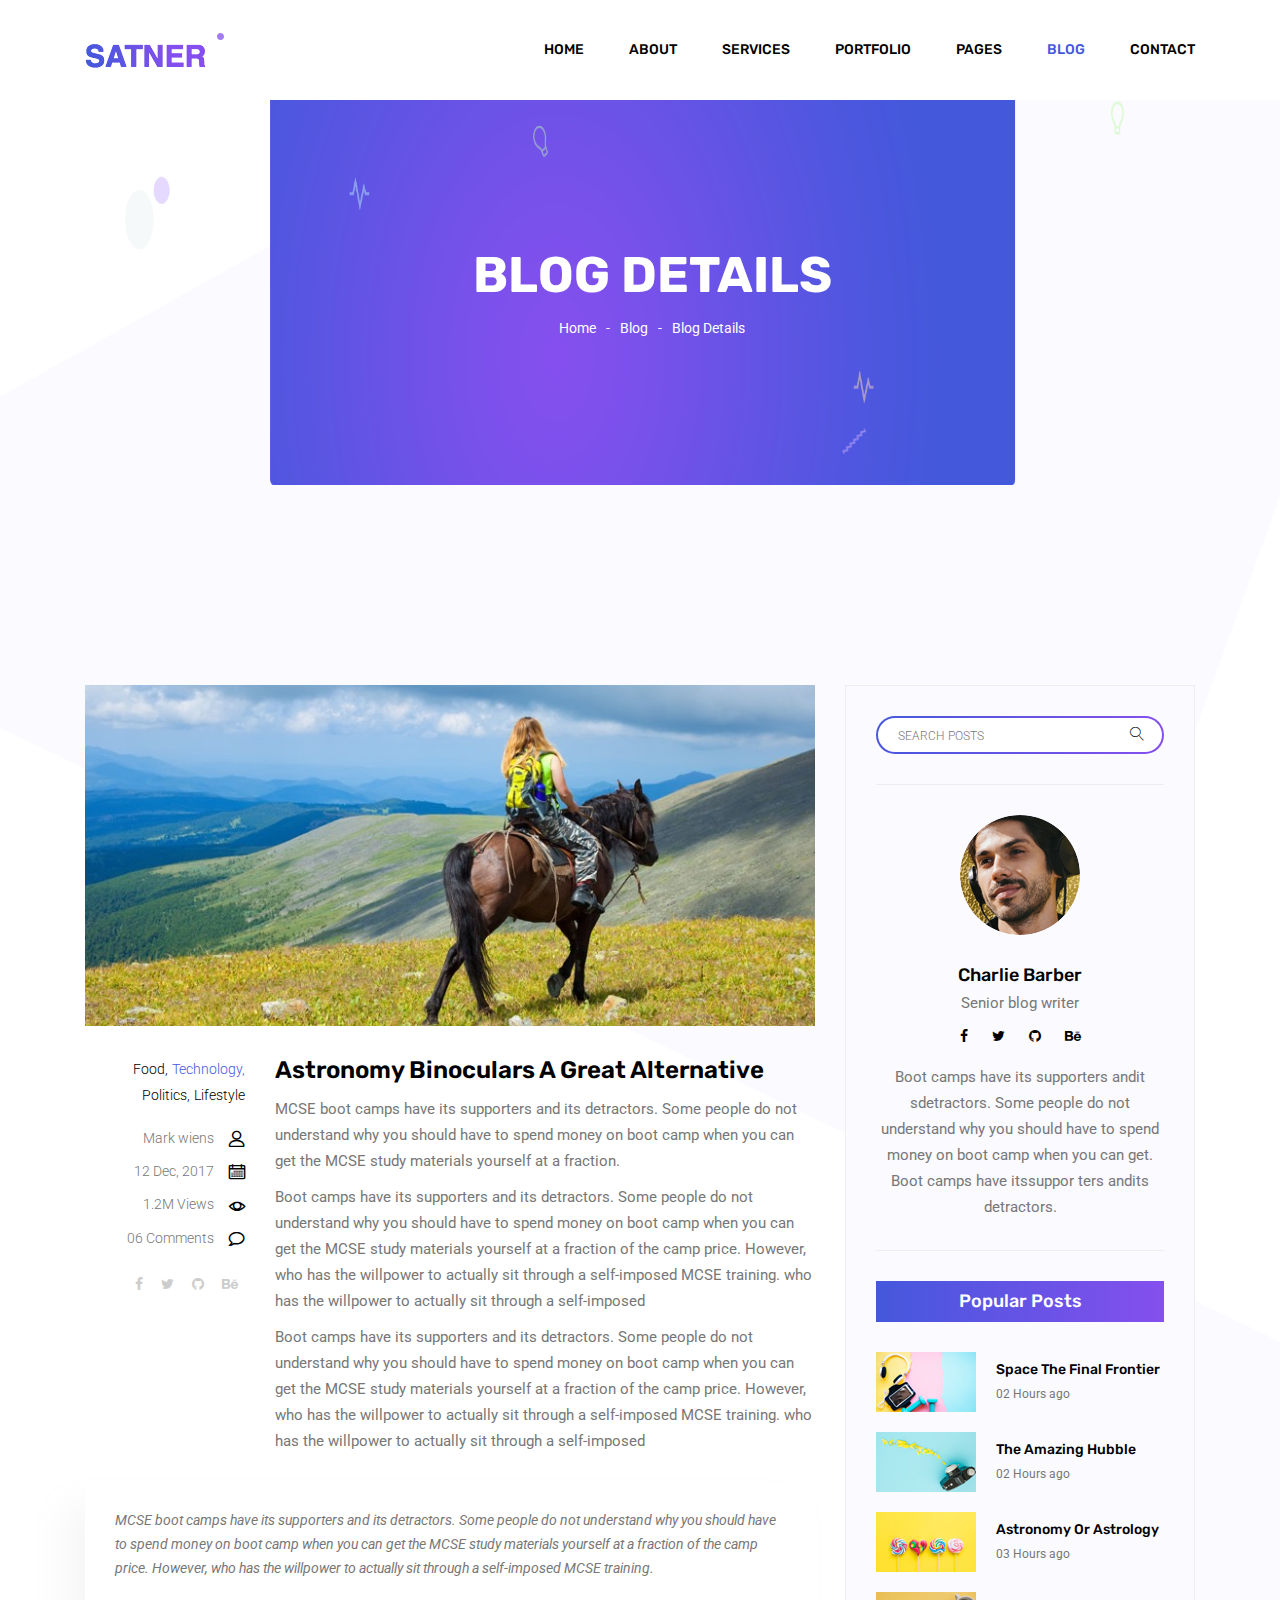
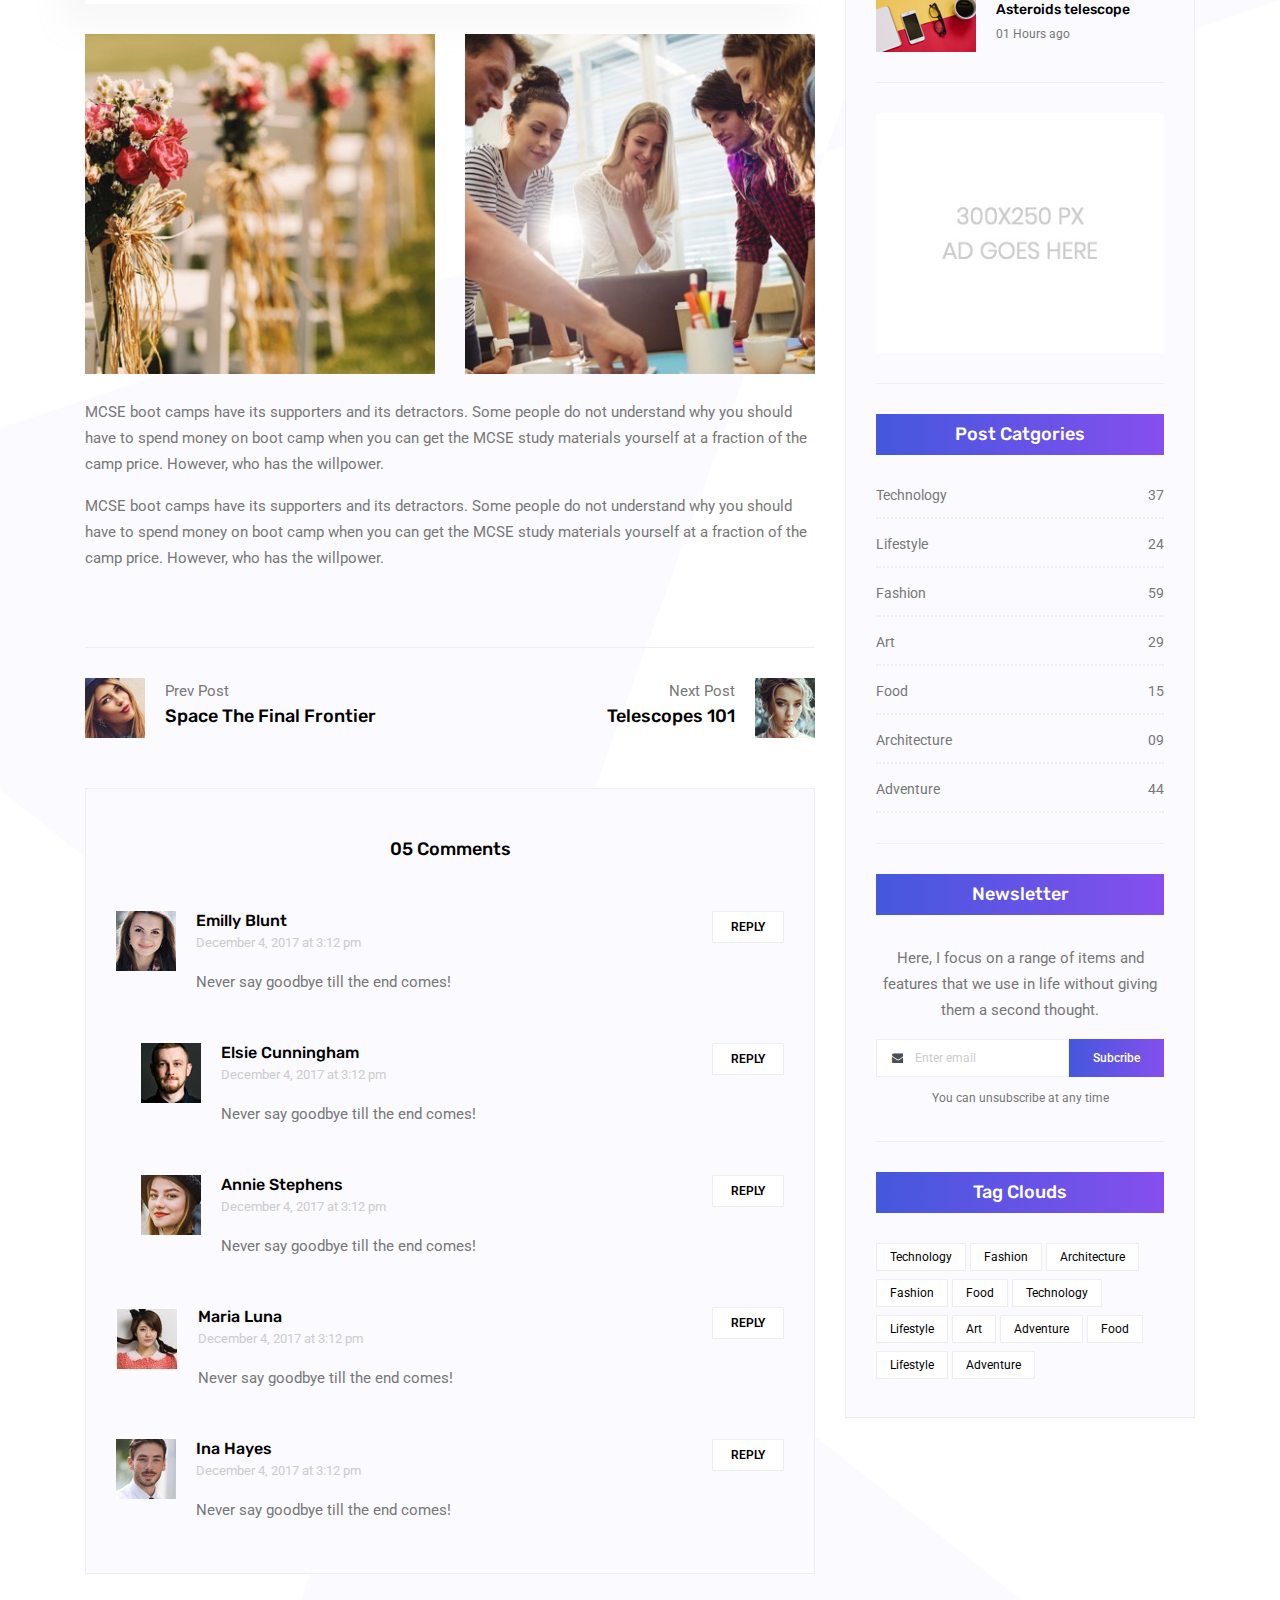
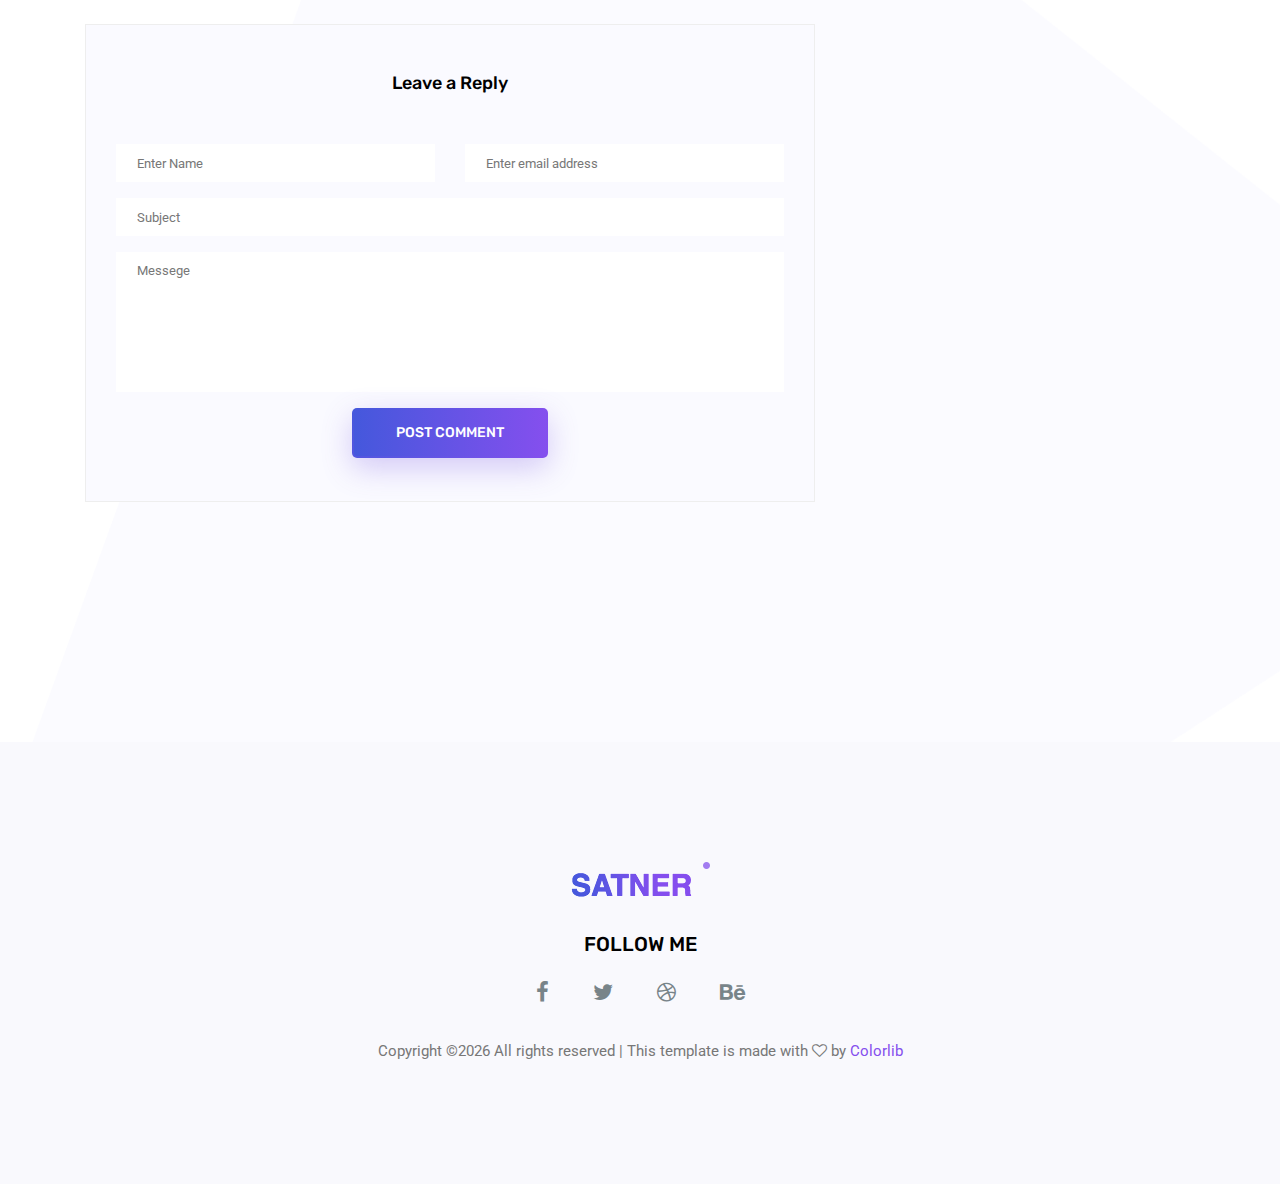
<file: single-blog.html>
<!doctype html>
<html lang="en">

<head>
	<!-- Required meta tags -->
	<meta charset="utf-8">
	<meta name="viewport" content="width=device-width, initial-scale=1, shrink-to-fit=no">
	<link rel="icon" href="img/favicon.png" type="image/png">
	<title>Blog Details</title>
	<!-- Bootstrap CSS -->
	<link rel="stylesheet" href="css/bootstrap.css">
	<link rel="stylesheet" href="vendors/linericon/style.css">
	<link rel="stylesheet" href="css/font-awesome.min.css">
	<link rel="stylesheet" href="vendors/owl-carousel/owl.carousel.min.css">
	<link rel="stylesheet" href="css/magnific-popup.css">
	<link rel="stylesheet" href="vendors/nice-select/css/nice-select.css">
	<!-- main css -->
	<link rel="stylesheet" href="css/style.css">
</head>

<body class="blog_version">

	<!--================ Start Header Area =================-->
	<header class="header_area">
		<div class="main_menu">
			<nav class="navbar navbar-expand-lg navbar-light">
				<div class="container">
					<!-- Brand and toggle get grouped for better mobile display -->
					<a class="navbar-brand logo_h" href="index.html"><img src="img/logo.png" alt=""></a>
					<button class="navbar-toggler" type="button" data-toggle="collapse" data-target="#navbarSupportedContent"
					 aria-controls="navbarSupportedContent" aria-expanded="false" aria-label="Toggle navigation">
						<span class="icon-bar"></span>
						<span class="icon-bar"></span>
						<span class="icon-bar"></span>
					</button>
					<!-- Collect the nav links, forms, and other content for toggling -->
					<div class="collapse navbar-collapse offset" id="navbarSupportedContent">
						<ul class="nav navbar-nav menu_nav justify-content-end">
							<li class="nav-item"><a class="nav-link" href="index.html">Home</a></li>
							<li class="nav-item"><a class="nav-link" href="about.html">About</a></li>
							<li class="nav-item"><a class="nav-link" href="services.html">Services</a></li>
							<li class="nav-item"><a class="nav-link" href="portfolio.html">Portfolio</a></li>
							<li class="nav-item submenu dropdown">
								<a href="#" class="nav-link dropdown-toggle" data-toggle="dropdown" role="button" aria-haspopup="true"
								 aria-expanded="false">Pages</a>
								<ul class="dropdown-menu">
                                    <li class="nav-item"><a class="nav-link" href="elements.html">Elements</a></li>
                                    <li class="nav-item"><a class="nav-link" href="portfolio-details.html">Portfolio Details</a></li>
								</ul>
							</li>
							<li class="nav-item submenu dropdown active">
								<a href="#" class="nav-link dropdown-toggle" data-toggle="dropdown" role="button" aria-haspopup="true"
								 aria-expanded="false">Blog</a>
								<ul class="dropdown-menu">
									<li class="nav-item"><a class="nav-link" href="blog.html">Blog</a></li>
									<li class="nav-item"><a class="nav-link" href="single-blog.html">Blog Details</a></li>
								</ul>
							</li>
							<li class="nav-item"><a class="nav-link" href="contact.html">Contact</a></li>
						</ul>
					</div>
				</div>
			</nav>
		</div>
	</header>
	<!--================ End Header Area =================-->

    <!--================ Start Banner Area =================-->
    <section class="banner_area">
        <div class="banner_inner d-flex align-items-center">
            <div class="container">
                <div class="banner_content text-center">
                    <h2>Blog Details</h2>
                    <div class="page_link">
                        <a href="index.html">Home</a>
                        <a href="blog.html">Blog</a>
                        <a href="single-blog.html">Blog Details</a>
                    </div>
                </div>
            </div>
        </div>
    </section>
    <!--================ End Banner Area =================-->
    
    <!--================Blog Area =================-->
    <section class="blog_area single-post-area section_gap">
        <div class="container">
            <div class="row">
                <div class="col-lg-8 posts-list">
                    <div class="single-post row">
                        <div class="col-lg-12">
                            <div class="feature-img">
                                <img class="img-fluid" src="img/blog/feature-img1.jpg" alt="">
                            </div>									
                        </div>
                        <div class="col-lg-3  col-md-3">
                            <div class="blog_info text-right">
                                <div class="post_tag">
                                    <a href="#">Food,</a>
                                    <a class="active" href="#">Technology,</a>
                                    <a href="#">Politics,</a>
                                    <a href="#">Lifestyle</a>
                                </div>
                                <ul class="blog_meta list">
                                    <li><a href="#">Mark wiens<i class="lnr lnr-user"></i></a></li>
                                    <li><a href="#">12 Dec, 2017<i class="lnr lnr-calendar-full"></i></a></li>
                                    <li><a href="#">1.2M Views<i class="lnr lnr-eye"></i></a></li>
                                    <li><a href="#">06 Comments<i class="lnr lnr-bubble"></i></a></li>
                                </ul>
                                <ul class="social-links">
                                    <li><a href="#"><i class="fa fa-facebook"></i></a></li>
                                    <li><a href="#"><i class="fa fa-twitter"></i></a></li>
                                    <li><a href="#"><i class="fa fa-github"></i></a></li>
                                    <li><a href="#"><i class="fa fa-behance"></i></a></li>
                                </ul>
                            </div>
                        </div>
                        <div class="col-lg-9 col-md-9 blog_details">
                            <h2>Astronomy Binoculars A Great Alternative</h2>
                            <p class="excert">
                                MCSE boot camps have its supporters and its detractors. Some people do not understand why you should have to spend money on boot camp when you can get the MCSE study materials yourself at a fraction.
                            </p>
                            <p>
                                Boot camps have its supporters and its detractors. Some people do not understand why you should have to spend money on boot camp when you can get the MCSE study materials yourself at a fraction of the camp price. However, who has the willpower to actually sit through a self-imposed MCSE training. who has the willpower to actually sit through a self-imposed
                            </p>
                            <p>
                                Boot camps have its supporters and its detractors. Some people do not understand why you should have to spend money on boot camp when you can get the MCSE study materials yourself at a fraction of the camp price. However, who has the willpower to actually sit through a self-imposed MCSE training. who has the willpower to actually sit through a self-imposed
                            </p>
                        </div>
                        <div class="col-lg-12">
                            <div class="quotes">
                                MCSE boot camps have its supporters and its detractors. Some people do not understand why you should have to spend money on boot camp when you can get the MCSE study materials yourself at a fraction of the camp price. However, who has the willpower to actually sit through a self-imposed MCSE training.										
                            </div>
                            <div class="row">
                                <div class="col-6">
                                    <img class="img-fluid" src="img/blog/post-img1.jpg" alt="">
                                </div>
                                <div class="col-6">
                                    <img class="img-fluid" src="img/blog/post-img2.jpg" alt="">
                                </div>	
                                <div class="col-lg-12 mt-25">
                                    <p>
                                        MCSE boot camps have its supporters and its detractors. Some people do not understand why you should have to spend money on boot camp when you can get the MCSE study materials yourself at a fraction of the camp price. However, who has the willpower.
                                    </p>
                                    <p>
                                        MCSE boot camps have its supporters and its detractors. Some people do not understand why you should have to spend money on boot camp when you can get the MCSE study materials yourself at a fraction of the camp price. However, who has the willpower.
                                    </p>											
                                </div>									
                            </div>
                        </div>
                    </div>
                    <div class="navigation-area">
                        <div class="row">
                            <div class="col-lg-6 col-md-6 col-12 nav-left flex-row d-flex justify-content-start align-items-center">
                                <div class="thumb">
                                    <a href="#"><img class="img-fluid" src="img/blog/prev.jpg" alt=""></a>
                                </div>
                                <div class="arrow">
                                    <a href="#"><span class="lnr text-white lnr-arrow-left"></span></a>
                                </div>
                                <div class="detials">
                                    <p>Prev Post</p>
                                    <a href="#"><h4>Space The Final Frontier</h4></a>
                                </div>
                            </div>
                            <div class="col-lg-6 col-md-6 col-12 nav-right flex-row d-flex justify-content-end align-items-center">
                                <div class="detials">
                                    <p>Next Post</p>
                                    <a href="#"><h4>Telescopes 101</h4></a>
                                </div>
                                <div class="arrow">
                                    <a href="#"><span class="lnr text-white lnr-arrow-right"></span></a>
                                </div>
                                <div class="thumb">
                                    <a href="#"><img class="img-fluid" src="img/blog/next.jpg" alt=""></a>
                                </div>										
                            </div>									
                        </div>
                    </div>
                    <div class="comments-area">
                        <h4>05 Comments</h4>
                        <div class="comment-list">
                            <div class="single-comment justify-content-between d-flex">
                                <div class="user justify-content-between d-flex">
                                    <div class="thumb">
                                        <img src="img/blog/c1.jpg" alt="">
                                    </div>
                                    <div class="desc">
                                        <h5><a href="#">Emilly Blunt</a></h5>
                                        <p class="date">December 4, 2017 at 3:12 pm </p>
                                        <p class="comment">
                                            Never say goodbye till the end comes!
                                        </p>
                                    </div>
                                </div>
                                <div class="reply-btn">
                                        <a href="" class="btn-reply text-uppercase">reply</a> 
                                </div>
                            </div>
                        </div>	
                        <div class="comment-list left-padding">
                            <div class="single-comment justify-content-between d-flex">
                                <div class="user justify-content-between d-flex">
                                    <div class="thumb">
                                        <img src="img/blog/c2.jpg" alt="">
                                    </div>
                                    <div class="desc">
                                        <h5><a href="#">Elsie Cunningham</a></h5>
                                        <p class="date">December 4, 2017 at 3:12 pm </p>
                                        <p class="comment">
                                            Never say goodbye till the end comes!
                                        </p>
                                    </div>
                                </div>
                                <div class="reply-btn">
                                        <a href="" class="btn-reply text-uppercase">reply</a> 
                                </div>
                            </div>
                        </div>	
                        <div class="comment-list left-padding">
                            <div class="single-comment justify-content-between d-flex">
                                <div class="user justify-content-between d-flex">
                                    <div class="thumb">
                                        <img src="img/blog/c3.jpg" alt="">
                                    </div>
                                    <div class="desc">
                                        <h5><a href="#">Annie Stephens</a></h5>
                                        <p class="date">December 4, 2017 at 3:12 pm </p>
                                        <p class="comment">
                                            Never say goodbye till the end comes!
                                        </p>
                                    </div>
                                </div>
                                <div class="reply-btn">
                                        <a href="" class="btn-reply text-uppercase">reply</a> 
                                </div>
                            </div>
                        </div>	
                        <div class="comment-list">
                            <div class="single-comment justify-content-between d-flex">
                                <div class="user justify-content-between d-flex">
                                    <div class="thumb">
                                        <img src="img/blog/c4.jpg" alt="">
                                    </div>
                                    <div class="desc">
                                        <h5><a href="#">Maria Luna</a></h5>
                                        <p class="date">December 4, 2017 at 3:12 pm </p>
                                        <p class="comment">
                                            Never say goodbye till the end comes!
                                        </p>
                                    </div>
                                </div>
                                <div class="reply-btn">
                                        <a href="" class="btn-reply text-uppercase">reply</a> 
                                </div>
                            </div>
                        </div>	
                        <div class="comment-list">
                            <div class="single-comment justify-content-between d-flex">
                                <div class="user justify-content-between d-flex">
                                    <div class="thumb">
                                        <img src="img/blog/c5.jpg" alt="">
                                    </div>
                                    <div class="desc">
                                        <h5><a href="#">Ina Hayes</a></h5>
                                        <p class="date">December 4, 2017 at 3:12 pm </p>
                                        <p class="comment">
                                            Never say goodbye till the end comes!
                                        </p>
                                    </div>
                                </div>
                                <div class="reply-btn">
                                        <a href="" class="btn-reply text-uppercase">reply</a> 
                                </div>
                            </div>
                        </div>	                                             				
                    </div>
                    <div class="comment-form">
                        <h4>Leave a Reply</h4>
                        <form>
                            <div class="form-group form-inline">
                                <div class="form-group col-lg-6 col-md-6 name">
                                <input type="text" class="form-control" id="name" placeholder="Enter Name" onfocus="this.placeholder = ''" onblur="this.placeholder = 'Enter Name'">
                                </div>
                                <div class="form-group col-lg-6 col-md-6 email">
                                <input type="email" class="form-control" id="email" placeholder="Enter email address" onfocus="this.placeholder = ''" onblur="this.placeholder = 'Enter email address'">
                                </div>										
                            </div>
                            <div class="form-group">
                                <input type="text" class="form-control" id="subject" placeholder="Subject" onfocus="this.placeholder = ''" onblur="this.placeholder = 'Subject'">
                            </div>
                            <div class="form-group">
                                <textarea class="form-control mb-10" rows="5" name="message" placeholder="Messege" onfocus="this.placeholder = ''" onblur="this.placeholder = 'Messege'" required=""></textarea>
                            </div>
                            <a href="#" class="primary-btn primary_btn"><span>Post Comment</span></a>	
                        </form>
                    </div>
                </div>
                <div class="col-lg-4">
                    <div class="blog_right_sidebar">
                        <aside class="single_sidebar_widget search_widget">
                            <div class="input-group">
                                <input type="text" class="form-control" placeholder="Search Posts">
                                <span class="input-group-btn">
                                    <button class="btn btn-default" type="button"><i class="lnr lnr-magnifier"></i></button>
                                </span>
                            </div><!-- /input-group -->
                            <div class="br"></div>
                        </aside>
                        <aside class="single_sidebar_widget author_widget">
                            <img class="author_img rounded-circle" src="img/blog/author.png" alt="">
                            <h4>Charlie Barber</h4>
                            <p>Senior blog writer</p>
                            <div class="social_icon">
                                <a href="#"><i class="fa fa-facebook"></i></a>
                                <a href="#"><i class="fa fa-twitter"></i></a>
                                <a href="#"><i class="fa fa-github"></i></a>
                                <a href="#"><i class="fa fa-behance"></i></a>
                            </div>
                            <p>Boot camps have its supporters andit sdetractors. Some people do not understand why you should have to spend money on boot camp when you can get. Boot camps have itssuppor ters andits detractors.</p>
                            <div class="br"></div>
                        </aside>
                        <aside class="single_sidebar_widget popular_post_widget">
                            <h3 class="widget_title">Popular Posts</h3>
                            <div class="media post_item">
                                <img src="img/blog/popular-post/post1.jpg" alt="post">
                                <div class="media-body">
                                    <a href="blog-details.html"><h3>Space The Final Frontier</h3></a>
                                    <p>02 Hours ago</p>
                                </div>
                            </div>
                            <div class="media post_item">
                                <img src="img/blog/popular-post/post2.jpg" alt="post">
                                <div class="media-body">
                                    <a href="blog-details.html"><h3>The Amazing Hubble</h3></a>
                                    <p>02 Hours ago</p>
                                </div>
                            </div>
                            <div class="media post_item">
                                <img src="img/blog/popular-post/post3.jpg" alt="post">
                                <div class="media-body">
                                    <a href="blog-details.html"><h3>Astronomy Or Astrology</h3></a>
                                    <p>03 Hours ago</p>
                                </div>
                            </div>
                            <div class="media post_item">
                                <img src="img/blog/popular-post/post4.jpg" alt="post">
                                <div class="media-body">
                                    <a href="blog-details.html"><h3>Asteroids telescope</h3></a>
                                    <p>01 Hours ago</p>
                                </div>
                            </div>
                            <div class="br"></div>
                        </aside>
                        <aside class="single_sidebar_widget ads_widget">
                            <a href="#"><img class="img-fluid" src="img/blog/add.jpg" alt=""></a>
                            <div class="br"></div>
                        </aside>
                        <aside class="single_sidebar_widget post_category_widget">
                            <h4 class="widget_title">Post Catgories</h4>
                            <ul class="list cat-list">
                                <li>
                                    <a href="#" class="d-flex justify-content-between">
                                        <p>Technology</p>
                                        <p>37</p>
                                    </a>
                                </li>
                                <li>
                                    <a href="#" class="d-flex justify-content-between">
                                        <p>Lifestyle</p>
                                        <p>24</p>
                                    </a>
                                </li>
                                <li>
                                    <a href="#" class="d-flex justify-content-between">
                                        <p>Fashion</p>
                                        <p>59</p>
                                    </a>
                                </li>
                                <li>
                                    <a href="#" class="d-flex justify-content-between">
                                        <p>Art</p>
                                        <p>29</p>
                                    </a>
                                </li>
                                <li>
                                    <a href="#" class="d-flex justify-content-between">
                                        <p>Food</p>
                                        <p>15</p>
                                    </a>
                                </li>
                                <li>
                                    <a href="#" class="d-flex justify-content-between">
                                        <p>Architecture</p>
                                        <p>09</p>
                                    </a>
                                </li>
                                <li>
                                    <a href="#" class="d-flex justify-content-between">
                                        <p>Adventure</p>
                                        <p>44</p>
                                    </a>
                                </li>															
                            </ul>
                            <div class="br"></div>
                        </aside>
                        <aside class="single-sidebar-widget newsletter_widget">
                            <h4 class="widget_title">Newsletter</h4>
                            <p>
                            Here, I focus on a range of items and features that we use in life without
                            giving them a second thought.
                            </p>
                            <div class="form-group d-flex flex-row">
                                <div class="input-group">
                                    <div class="input-group-prepend">
                                        <div class="input-group-text"><i class="fa fa-envelope" aria-hidden="true"></i></div>
                                    </div>
                                    <input type="text" class="form-control" id="inlineFormInputGroup" placeholder="Enter email" onfocus="this.placeholder = ''" onblur="this.placeholder = 'Enter email'">
                                </div>
                                <a href="#" class="bbtns">Subcribe</a>
                            </div>	
                            <p class="text-bottom">You can unsubscribe at any time</p>	
                            <div class="br"></div>							
                        </aside>
                        <aside class="single-sidebar-widget tag_cloud_widget">
                            <h4 class="widget_title">Tag Clouds</h4>
                            <ul class="list">
                                <li><a href="#">Technology</a></li>
                                <li><a href="#">Fashion</a></li>
                                <li><a href="#">Architecture</a></li>
                                <li><a href="#">Fashion</a></li>
                                <li><a href="#">Food</a></li>
                                <li><a href="#">Technology</a></li>
                                <li><a href="#">Lifestyle</a></li>
                                <li><a href="#">Art</a></li>
                                <li><a href="#">Adventure</a></li>
                                <li><a href="#">Food</a></li>
                                <li><a href="#">Lifestyle</a></li>
                                <li><a href="#">Adventure</a></li>
                            </ul>
                        </aside>
                    </div>
                </div>
            </div>
        </div>
    </section>
    <!--================Blog Area =================-->
        
    <!--================Footer Area =================-->
	<footer class="footer_area">
        <div class="container">
            <div class="row justify-content-center">
                <div class="col-lg-12">
                    <div class="footer_top flex-column">
                        <div class="footer_logo">
                            <a href="#">
                                <img src="img/logo.png" alt="">
                            </a>
                            <h4>Follow Me</h4>
                        </div>
                        <div class="footer_social">
                            <a href="#"><i class="fa fa-facebook"></i></a>
                            <a href="#"><i class="fa fa-twitter"></i></a>
                            <a href="#"><i class="fa fa-dribbble"></i></a>
                            <a href="#"><i class="fa fa-behance"></i></a>
                        </div>
                    </div>
                </div>
            </div>
            <div class="row footer_bottom justify-content-center">
                <p class="col-lg-8 col-sm-12 footer-text">
                    <!-- Link back to Colorlib can't be removed. Template is licensed under CC BY 3.0. -->
Copyright &copy;<script>document.write(new Date().getFullYear());</script> All rights reserved | This template is made with <i class="fa fa-heart-o" aria-hidden="true"></i> by <a href="https://colorlib.com" target="_blank">Colorlib</a>
<!-- Link back to Colorlib can't be removed. Template is licensed under CC BY 3.0. --></p>
            </div>
        </div>
    </footer>
    <!--================End Footer Area =================-->
       
        <!-- Optional JavaScript -->
        <!-- jQuery first, then Popper.js, then Bootstrap JS -->
        <script src="js/jquery-3.2.1.min.js"></script>
        <script src="js/popper.js"></script>
        <script src="js/bootstrap.min.js"></script>
        <script src="js/stellar.js"></script>
        <script src="vendors/lightbox/simpleLightbox.min.js"></script>
        <script src="vendors/nice-select/js/jquery.nice-select.min.js"></script>
        <script src="vendors/isotope/imagesloaded.pkgd.min.js"></script>
        <script src="vendors/isotope/isotope-min.js"></script>
        <script src="vendors/owl-carousel/owl.carousel.min.js"></script>
        <script src="js/jquery.ajaxchimp.min.js"></script>
        <script src="js/mail-script.js"></script>
        <script src="js/theme.js"></script>
    </body>
    </html>
</file>
<file: vendors/linericon/style.css>
@font-face {
	font-family: 'Linearicons-Free';
	src:url('fonts/Linearicons-Free.eot?w118d');
	src:url('fonts/Linearicons-Free.eot?#iefixw118d') format('embedded-opentype'),
		url('fonts/Linearicons-Free.woff2?w118d') format('woff2'),
		url('fonts/Linearicons-Free.woff?w118d') format('woff'),
		url('fonts/Linearicons-Free.ttf?w118d') format('truetype'),
		url('fonts/Linearicons-Free.svg?w118d#Linearicons-Free') format('svg');
	font-weight: normal;
	font-style: normal;
}

.lnr {
	font-family: 'Linearicons-Free';
	speak: none;
	font-style: normal;
	font-weight: normal;
	font-variant: normal;
	text-transform: none;
	line-height: 1;

	/* Better Font Rendering =========== */
	-webkit-font-smoothing: antialiased;
	-moz-osx-font-smoothing: grayscale;
}

.lnr-home:before {
	content: "\e800";
}
.lnr-apartment:before {
	content: "\e801";
}
.lnr-pencil:before {
	content: "\e802";
}
.lnr-magic-wand:before {
	content: "\e803";
}
.lnr-drop:before {
	content: "\e804";
}
.lnr-lighter:before {
	content: "\e805";
}
.lnr-poop:before {
	content: "\e806";
}
.lnr-sun:before {
	content: "\e807";
}
.lnr-moon:before {
	content: "\e808";
}
.lnr-cloud:before {
	content: "\e809";
}
.lnr-cloud-upload:before {
	content: "\e80a";
}
.lnr-cloud-download:before {
	content: "\e80b";
}
.lnr-cloud-sync:before {
	content: "\e80c";
}
.lnr-cloud-check:before {
	content: "\e80d";
}
.lnr-database:before {
	content: "\e80e";
}
.lnr-lock:before {
	content: "\e80f";
}
.lnr-cog:before {
	content: "\e810";
}
.lnr-trash:before {
	content: "\e811";
}
.lnr-dice:before {
	content: "\e812";
}
.lnr-heart:before {
	content: "\e813";
}
.lnr-star:before {
	content: "\e814";
}
.lnr-star-half:before {
	content: "\e815";
}
.lnr-star-empty:before {
	content: "\e816";
}
.lnr-flag:before {
	content: "\e817";
}
.lnr-envelope:before {
	content: "\e818";
}
.lnr-paperclip:before {
	content: "\e819";
}
.lnr-inbox:before {
	content: "\e81a";
}
.lnr-eye:before {
	content: "\e81b";
}
.lnr-printer:before {
	content: "\e81c";
}
.lnr-file-empty:before {
	content: "\e81d";
}
.lnr-file-add:before {
	content: "\e81e";
}
.lnr-enter:before {
	content: "\e81f";
}
.lnr-exit:before {
	content: "\e820";
}
.lnr-graduation-hat:before {
	content: "\e821";
}
.lnr-license:before {
	content: "\e822";
}
.lnr-music-note:before {
	content: "\e823";
}
.lnr-film-play:before {
	content: "\e824";
}
.lnr-camera-video:before {
	content: "\e825";
}
.lnr-camera:before {
	content: "\e826";
}
.lnr-picture:before {
	content: "\e827";
}
.lnr-book:before {
	content: "\e828";
}
.lnr-bookmark:before {
	content: "\e829";
}
.lnr-user:before {
	content: "\e82a";
}
.lnr-users:before {
	content: "\e82b";
}
.lnr-shirt:before {
	content: "\e82c";
}
.lnr-store:before {
	content: "\e82d";
}
.lnr-cart:before {
	content: "\e82e";
}
.lnr-tag:before {
	content: "\e82f";
}
.lnr-phone-handset:before {
	content: "\e830";
}
.lnr-phone:before {
	content: "\e831";
}
.lnr-pushpin:before {
	content: "\e832";
}
.lnr-map-marker:before {
	content: "\e833";
}
.lnr-map:before {
	content: "\e834";
}
.lnr-location:before {
	content: "\e835";
}
.lnr-calendar-full:before {
	content: "\e836";
}
.lnr-keyboard:before {
	content: "\e837";
}
.lnr-spell-check:before {
	content: "\e838";
}
.lnr-screen:before {
	content: "\e839";
}
.lnr-smartphone:before {
	content: "\e83a";
}
.lnr-tablet:before {
	content: "\e83b";
}
.lnr-laptop:before {
	content: "\e83c";
}
.lnr-laptop-phone:before {
	content: "\e83d";
}
.lnr-power-switch:before {
	content: "\e83e";
}
.lnr-bubble:before {
	content: "\e83f";
}
.lnr-heart-pulse:before {
	content: "\e840";
}
.lnr-construction:before {
	content: "\e841";
}
.lnr-pie-chart:before {
	content: "\e842";
}
.lnr-chart-bars:before {
	content: "\e843";
}
.lnr-gift:before {
	content: "\e844";
}
.lnr-diamond:before {
	content: "\e845";
}
.lnr-linearicons:before {
	content: "\e846";
}
.lnr-dinner:before {
	content: "\e847";
}
.lnr-coffee-cup:before {
	content: "\e848";
}
.lnr-leaf:before {
	content: "\e849";
}
.lnr-paw:before {
	content: "\e84a";
}
.lnr-rocket:before {
	content: "\e84b";
}
.lnr-briefcase:before {
	content: "\e84c";
}
.lnr-bus:before {
	content: "\e84d";
}
.lnr-car:before {
	content: "\e84e";
}
.lnr-train:before {
	content: "\e84f";
}
.lnr-bicycle:before {
	content: "\e850";
}
.lnr-wheelchair:before {
	content: "\e851";
}
.lnr-select:before {
	content: "\e852";
}
.lnr-earth:before {
	content: "\e853";
}
.lnr-smile:before {
	content: "\e854";
}
.lnr-sad:before {
	content: "\e855";
}
.lnr-neutral:before {
	content: "\e856";
}
.lnr-mustache:before {
	content: "\e857";
}
.lnr-alarm:before {
	content: "\e858";
}
.lnr-bullhorn:before {
	content: "\e859";
}
.lnr-volume-high:before {
	content: "\e85a";
}
.lnr-volume-medium:before {
	content: "\e85b";
}
.lnr-volume-low:before {
	content: "\e85c";
}
.lnr-volume:before {
	content: "\e85d";
}
.lnr-mic:before {
	content: "\e85e";
}
.lnr-hourglass:before {
	content: "\e85f";
}
.lnr-undo:before {
	content: "\e860";
}
.lnr-redo:before {
	content: "\e861";
}
.lnr-sync:before {
	content: "\e862";
}
.lnr-history:before {
	content: "\e863";
}
.lnr-clock:before {
	content: "\e864";
}
.lnr-download:before {
	content: "\e865";
}
.lnr-upload:before {
	content: "\e866";
}
.lnr-enter-down:before {
	content: "\e867";
}
.lnr-exit-up:before {
	content: "\e868";
}
.lnr-bug:before {
	content: "\e869";
}
.lnr-code:before {
	content: "\e86a";
}
.lnr-link:before {
	content: "\e86b";
}
.lnr-unlink:before {
	content: "\e86c";
}
.lnr-thumbs-up:before {
	content: "\e86d";
}
.lnr-thumbs-down:before {
	content: "\e86e";
}
.lnr-magnifier:before {
	content: "\e86f";
}
.lnr-cross:before {
	content: "\e870";
}
.lnr-menu:before {
	content: "\e871";
}
.lnr-list:before {
	content: "\e872";
}
.lnr-chevron-up:before {
	content: "\e873";
}
.lnr-chevron-down:before {
	content: "\e874";
}
.lnr-chevron-left:before {
	content: "\e875";
}
.lnr-chevron-right:before {
	content: "\e876";
}
.lnr-arrow-up:before {
	content: "\e877";
}
.lnr-arrow-down:before {
	content: "\e878";
}
.lnr-arrow-left:before {
	content: "\e879";
}
.lnr-arrow-right:before {
	content: "\e87a";
}
.lnr-move:before {
	content: "\e87b";
}
.lnr-warning:before {
	content: "\e87c";
}
.lnr-question-circle:before {
	content: "\e87d";
}
.lnr-menu-circle:before {
	content: "\e87e";
}
.lnr-checkmark-circle:before {
	content: "\e87f";
}
.lnr-cross-circle:before {
	content: "\e880";
}
.lnr-plus-circle:before {
	content: "\e881";
}
.lnr-circle-minus:before {
	content: "\e882";
}
.lnr-arrow-up-circle:before {
	content: "\e883";
}
.lnr-arrow-down-circle:before {
	content: "\e884";
}
.lnr-arrow-left-circle:before {
	content: "\e885";
}
.lnr-arrow-right-circle:before {
	content: "\e886";
}
.lnr-chevron-up-circle:before {
	content: "\e887";
}
.lnr-chevron-down-circle:before {
	content: "\e888";
}
.lnr-chevron-left-circle:before {
	content: "\e889";
}
.lnr-chevron-right-circle:before {
	content: "\e88a";
}
.lnr-crop:before {
	content: "\e88b";
}
.lnr-frame-expand:before {
	content: "\e88c";
}
.lnr-frame-contract:before {
	content: "\e88d";
}
.lnr-layers:before {
	content: "\e88e";
}
.lnr-funnel:before {
	content: "\e88f";
}
.lnr-text-format:before {
	content: "\e890";
}
.lnr-text-format-remove:before {
	content: "\e891";
}
.lnr-text-size:before {
	content: "\e892";
}
.lnr-bold:before {
	content: "\e893";
}
.lnr-italic:before {
	content: "\e894";
}
.lnr-underline:before {
	content: "\e895";
}
.lnr-strikethrough:before {
	content: "\e896";
}
.lnr-highlight:before {
	content: "\e897";
}
.lnr-text-align-left:before {
	content: "\e898";
}
.lnr-text-align-center:before {
	content: "\e899";
}
.lnr-text-align-right:before {
	content: "\e89a";
}
.lnr-text-align-justify:before {
	content: "\e89b";
}
.lnr-line-spacing:before {
	content: "\e89c";
}
.lnr-indent-increase:before {
	content: "\e89d";
}
.lnr-indent-decrease:before {
	content: "\e89e";
}
.lnr-pilcrow:before {
	content: "\e89f";
}
.lnr-direction-ltr:before {
	content: "\e8a0";
}
.lnr-direction-rtl:before {
	content: "\e8a1";
}
.lnr-page-break:before {
	content: "\e8a2";
}
.lnr-sort-alpha-asc:before {
	content: "\e8a3";
}
.lnr-sort-amount-asc:before {
	content: "\e8a4";
}
.lnr-hand:before {
	content: "\e8a5";
}
.lnr-pointer-up:before {
	content: "\e8a6";
}
.lnr-pointer-right:before {
	content: "\e8a7";
}
.lnr-pointer-down:before {
	content: "\e8a8";
}
.lnr-pointer-left:before {
	content: "\e8a9";
}
</file>
<file: vendors/nice-select/css/nice-select.css>
.nice-select {
  -webkit-tap-highlight-color: transparent;
  background-color: #fff;
  border-radius: 5px;
  border: solid 1px #e8e8e8;
  box-sizing: border-box;
  clear: both;
  cursor: pointer;
  display: block;
  float: left;
  font-family: inherit;
  font-size: 14px;
  font-weight: normal;
  height: 42px;
  line-height: 40px;
  outline: none;
  padding-left: 18px;
  padding-right: 30px;
  position: relative;
  text-align: left !important;
  -webkit-transition: all 0.2s ease-in-out;
  transition: all 0.2s ease-in-out;
  -webkit-user-select: none;
     -moz-user-select: none;
      -ms-user-select: none;
          user-select: none;
  white-space: nowrap;
  width: auto; }
  .nice-select:hover {
    border-color: #dbdbdb; }
  .nice-select:active, .nice-select.open, .nice-select:focus {
    border-color: #999; }
  .nice-select:after {
    border-bottom: 2px solid #999;
    border-right: 2px solid #999;
    content: '';
    display: block;
    height: 5px;
    margin-top: -4px;
    pointer-events: none;
    position: absolute;
    right: 12px;
    top: 50%;
    -webkit-transform-origin: 66% 66%;
        -ms-transform-origin: 66% 66%;
            transform-origin: 66% 66%;
    -webkit-transform: rotate(45deg);
        -ms-transform: rotate(45deg);
            transform: rotate(45deg);
    -webkit-transition: all 0.15s ease-in-out;
    transition: all 0.15s ease-in-out;
    width: 5px; }
  .nice-select.open:after {
    -webkit-transform: rotate(-135deg);
        -ms-transform: rotate(-135deg);
            transform: rotate(-135deg); }
  .nice-select.open .list {
    opacity: 1;
    pointer-events: auto;
    -webkit-transform: scale(1) translateY(0);
        -ms-transform: scale(1) translateY(0);
            transform: scale(1) translateY(0); }
  .nice-select.disabled {
    border-color: #ededed;
    color: #999;
    pointer-events: none; }
    .nice-select.disabled:after {
      border-color: #cccccc; }
  .nice-select.wide {
    width: 100%; }
    .nice-select.wide .list {
      left: 0 !important;
      right: 0 !important; }
  .nice-select.right {
    float: right; }
    .nice-select.right .list {
      left: auto;
      right: 0; }
  .nice-select.small {
    font-size: 12px;
    height: 36px;
    line-height: 34px; }
    .nice-select.small:after {
      height: 4px;
      width: 4px; }
    .nice-select.small .option {
      line-height: 34px;
      min-height: 34px; }
  .nice-select .list {
    background-color: #fff;
    border-radius: 5px;
    box-shadow: 0 0 0 1px rgba(68, 68, 68, 0.11);
    box-sizing: border-box;
    margin-top: 4px;
    opacity: 0;
    overflow: hidden;
    padding: 0;
    pointer-events: none;
    position: absolute;
    top: 100%;
    left: 0;
    -webkit-transform-origin: 50% 0;
        -ms-transform-origin: 50% 0;
            transform-origin: 50% 0;
    -webkit-transform: scale(0.75) translateY(-21px);
        -ms-transform: scale(0.75) translateY(-21px);
            transform: scale(0.75) translateY(-21px);
    -webkit-transition: all 0.2s cubic-bezier(0.5, 0, 0, 1.25), opacity 0.15s ease-out;
    transition: all 0.2s cubic-bezier(0.5, 0, 0, 1.25), opacity 0.15s ease-out;
    z-index: 9; }
    .nice-select .list:hover .option:not(:hover) {
      background-color: transparent !important; }
  .nice-select .option {
    cursor: pointer;
    font-weight: 400;
    line-height: 40px;
    list-style: none;
    min-height: 40px;
    outline: none;
    padding-left: 18px;
    padding-right: 29px;
    text-align: left;
    -webkit-transition: all 0.2s;
    transition: all 0.2s; }
    .nice-select .option:hover, .nice-select .option.focus, .nice-select .option.selected.focus {
      background-color: #f6f6f6; }
    .nice-select .option.selected {
      font-weight: bold; }
    .nice-select .option.disabled {
      background-color: transparent;
      color: #999;
      cursor: default; }

.no-csspointerevents .nice-select .list {
  display: none; }

.no-csspointerevents .nice-select.open .list {
  display: block; }
</file>
<file: css/style.css>
/*----------------------------------------------------
@File: Default Styles
@Author: SPONDON IT

This file contains the styling for the actual theme, this
is the file you need to edit to change the look of the
theme.
---------------------------------------------------- */
/*=====================================================================
@Template Name: HostHub Construction 
@Developed By: Naim Lasker
Author E-mail: naimlasker@gmail.com

=====================================================================*/
/*----------------------------------------------------*/
/*font Variables*/
/*Color Variables*/
/*=================== fonts ====================*/
@import url("https://fonts.googleapis.com/css?family=Roboto:400,500|Rubik:500,700");
/*---------------------------------------------------- */
/*----------------------------------------------------*/
/* Medium Layout: 1280px */
/* Tablet Layout: 768px */
/* Mobile Layout: 320px */
/* Wide Mobile Layout: 480px */
/*---------------------------------------------------- */
/*----------------------------------------------------*/
body {
  line-height: 26px;
  font-size: 15px;
  font-family: "Roboto", sans-serif;
  font-weight: 400;
  color: #777777;
  background: url(../img/body-bg.png) no-repeat center; }

h1,
h2,
h3,
h4,
h5,
h6 {
  font-family: "Rubik", sans-serif;
  font-weight: 500;
  color: #000000; }

.list {
  list-style: none;
  margin: 0px;
  padding: 0px; }

a {
  text-decoration: none;
  transition: all 0.3s ease-in-out; }
  a:hover, a:focus {
    text-decoration: none;
    outline: none; }

button:focus {
  outline: none;
  box-shadow: none; }

.mt-25 {
  margin-top: 25px; }

.p0 {
  padding-left: 0px;
  padding-right: 0px; }

.white_bg {
  background: #fff !important; }

.mb-50 {
  margin-bottom: 50px; }

.ml-15 {
  margin-left: 15px; }

.ml-20 {
  margin-left: 20px; }

.mt-50 {
  margin-top: 50px; }

/*---------------------------------------------------- */
/*----------------------------------------------------*/
.section_gap {
  padding: 200px 0; }
  @media (max-width: 1199px) {
    .section_gap {
      padding: 80px 0; } }

.section_gap_top {
  padding-top: 200px; }
  @media (max-width: 1199px) {
    .section_gap_top {
      padding-top: 80px; } }

.section_gap_bottom {
  padding-bottom: 200px; }
  @media (max-width: 1199px) {
    .section_gap_bottom {
      padding-bottom: 80px; } }

/* Main Title Area css
============================================================================================ */
.main_title {
  text-align: center;
  margin-bottom: 100px; }
  @media (max-width: 1199px) {
    .main_title {
      margin-bottom: 50px; } }
  .main_title h2 {
    font-size: 36px;
    font-weight: 700;
    margin-bottom: 15px;
    line-height: 50px;
    text-transform: uppercase; }
    @media (max-width: 991px) {
      .main_title h2 br {
        display: none; } }
    @media (max-width: 767px) {
      .main_title h2 {
        font-size: 30px;
        line-height: 34px; } }
  .main_title p {
    margin-bottom: 0px; }
    @media (max-width: 991px) {
      .main_title p br {
        display: none; } }
  .main_title.white h2 {
    color: #fff; }
  .main_title.white p {
    color: #fff;
    opacity: .6; }

/* End Main Title Area css
============================================================================================ */
/* Start Gradient Area css
============================================================================================ */
.gradient-bg, .header_area .navbar .nav .nav-item.submenu ul .nav-item:hover .nav-link, .blog_right_sidebar .widget_title, .blog_right_sidebar .newsletter_widget .bbtns, .blog_right_sidebar .tag_cloud_widget ul li a:hover, .blog-pagination .page-item.active .page-link, .blog-pagination .page-link:hover, .comments-area .btn-reply:hover {
  background: -webkit-linear-gradient(90deg, #4458dc 0%, #854fee 100%);
  background: -moz-linear-gradient(90deg, #4458dc 0%, #854fee 100%);
  background: -o-linear-gradient(90deg, #4458dc 0%, #854fee 100%);
  background: linear-gradient(90deg, #4458dc 0%, #854fee 100%); }

.border-gradient {
  border-image: -webkit-linear-gradient(90deg, #4458dc 0%, #854fee 100%);
  border-image: -moz-linear-gradient(90deg, #4458dc 0%, #854fee 100%);
  border-image: -o-linear-gradient(90deg, #4458dc 0%, #854fee 100%);
  border-image: linear-gradient(90deg, #4458dc 0%, #854fee 100%); }

.gradient-bg2 {
  background: -webkit-linear-gradient(90deg, #4458dc 0%, #854fee 100%);
  background: -moz-linear-gradient(90deg, #4458dc 0%, #854fee 100%);
  background: -o-linear-gradient(90deg, #4458dc 0%, #854fee 100%);
  background: linear-gradient(90deg, #4458dc 0%, #854fee 100%); }

.gradient-color, .contact_info .info_item i {
  background: -webkit-linear-gradient(90deg, #4458dc 0%, #854fee 100%);
  background: -moz-linear-gradient(90deg, #4458dc 0%, #854fee 100%);
  background: -o-linear-gradient(90deg, #4458dc 0%, #854fee 100%);
  background: linear-gradient(90deg, #4458dc 0%, #854fee 100%);
  -webkit-background-clip: text;
  -webkit-text-fill-color: transparent; }

/* End Gradient Area css
============================================================================================ */
.primary_btn {
  display: inline-block;
  color: #fff;
  letter-spacing: 0px;
  font-family: "Rubik", sans-serif;
  font-weight: 500;
  font-size: 14px;
  line-height: 46px;
  outline: none !important;
  text-align: center;
  cursor: pointer;
  text-transform: uppercase;
  border-radius: 5px;
  background-origin: border-box;
  background-clip: content-box, border-box;
  background-image: linear-gradient(to right, #4458dc 0%, #854fee 100%), radial-gradient(circle at top left, #4458dc, #854fee);
  border: double 2px transparent;
  box-shadow: 0px 10px 30px rgba(118, 85, 225, 0.3); }
  .primary_btn span {
    padding: 0 42px; }
  .primary_btn.tr-bg {
    background-image: linear-gradient(#ffffff, #ffffff), radial-gradient(circle at top left, #4458dc, #854fee);
    border: 2px solid transparent;
    color: #222222;
    box-shadow: none; }
    .primary_btn.tr-bg:hover {
      background-image: linear-gradient(to right, #4458dc 0%, #854fee 100%), radial-gradient(circle at top left, #4458dc, #854fee);
      border: double 2px transparent;
      color: #ffffff;
      box-shadow: 0px 10px 30px rgba(118, 85, 225, 0.3); }
  .primary_btn:hover {
    background-image: linear-gradient(#ffffff, #ffffff), radial-gradient(circle at top left, #4458dc, #854fee);
    border: 2px solid #854fee;
    color: #222222;
    box-shadow: none;
    background-clip: border-box; }

.overlay {
  position: absolute;
  left: 0;
  top: 0;
  height: 100%;
  width: 100%; }

/*---------------------------------------------------- */
/*----------------------------------------------------*/
.header_area {
  position: absolute;
  width: 100%;
  z-index: 9999;
  background: #ffffff; }
  .header_area .menu_nav {
    width: 100%; }
  .header_area .navbar {
    background: transparent;
    padding: 0px;
    border: 0px;
    border-radius: 0px;
    width: 100%; }
    .header_area .navbar .nav .nav-item {
      margin-right: 45px; }
      .header_area .navbar .nav .nav-item .nav-link {
        font: 500 14px/100px "Rubik", sans-serif;
        text-transform: uppercase;
        color: #000000;
        padding: 0px;
        display: inline-block; }
        .header_area .navbar .nav .nav-item .nav-link:after {
          display: none; }
      .header_area .navbar .nav .nav-item:hover .nav-link, .header_area .navbar .nav .nav-item.active .nav-link {
        color: #4458dc; }
      .header_area .navbar .nav .nav-item.submenu {
        position: relative; }
        .header_area .navbar .nav .nav-item.submenu ul {
          border: none;
          padding: 0px;
          border-radius: 0px;
          box-shadow: none;
          margin: 0px;
          background: #fff; }
          @media (min-width: 992px) {
            .header_area .navbar .nav .nav-item.submenu ul {
              position: absolute;
              top: 120%;
              left: 0px;
              min-width: 200px;
              text-align: left;
              opacity: 0;
              transition: all 300ms ease-in;
              visibility: hidden;
              display: block;
              border: none;
              padding: 0px;
              border-radius: 0px;
              box-shadow: 0px 10px 30px 0px rgba(0, 0, 0, 0.1); } }
          .header_area .navbar .nav .nav-item.submenu ul:before {
            content: "";
            width: 0;
            height: 0;
            border-style: solid;
            border-width: 10px 10px 0 10px;
            border-color: #eeeeee transparent transparent transparent;
            position: absolute;
            right: 24px;
            top: 45px;
            z-index: 3;
            opacity: 0;
            transition: all 400ms linear; }
          .header_area .navbar .nav .nav-item.submenu ul .nav-item {
            display: block;
            float: none;
            margin-right: 0px;
            border-bottom: 1px solid #ededed;
            margin-left: 0px;
            transition: all 0.4s linear; }
            .header_area .navbar .nav .nav-item.submenu ul .nav-item .nav-link {
              line-height: 45px;
              color: #000000;
              padding: 0px 30px;
              transition: all 150ms linear;
              display: block;
              text-transform: capitalize;
              margin-right: 0px; }
            .header_area .navbar .nav .nav-item.submenu ul .nav-item:last-child {
              border-bottom: none; }
            .header_area .navbar .nav .nav-item.submenu ul .nav-item:hover .nav-link {
              color: #fff; }
        @media (min-width: 992px) {
          .header_area .navbar .nav .nav-item.submenu:hover ul {
            visibility: visible;
            opacity: 1;
            top: 100%; } }
        .header_area .navbar .nav .nav-item.submenu:hover ul .nav-item {
          margin-top: 0px; }
      .header_area .navbar .nav .nav-item:last-child {
        margin-right: 0px; }
  .header_area.navbar_fixed .main_menu {
    position: fixed;
    width: 100%;
    top: -70px;
    left: 0;
    right: 0;
    background: #ffffff;
    transform: translateY(70px);
    transition: transform 500ms ease, background 500ms ease;
    -webkit-transition: transform 500ms ease, background 500ms ease;
    box-shadow: 0px 3px 16px 0px rgba(0, 0, 0, 0.1); }
    .header_area.navbar_fixed .main_menu .navbar .nav .nav-item .nav-link {
      line-height: 70px; }
  @media (min-width: 992px) {
    .header_area.white_menu .navbar .navbar-brand img {
      display: none; }
      .header_area.white_menu .navbar .navbar-brand img + img {
        display: inline-block; } }
  @media (max-width: 991px) {
    .header_area.white_menu .navbar .navbar-brand img {
      display: inline-block; }
      .header_area.white_menu .navbar .navbar-brand img + img {
        display: none; } }
  .header_area.white_menu .navbar .nav .nav-item .nav-link {
    color: #fff; }
  .header_area.white_menu.navbar_fixed .main_menu .navbar .navbar-brand img {
    display: inline-block; }
    .header_area.white_menu.navbar_fixed .main_menu .navbar .navbar-brand img + img {
      display: none; }
  .header_area.white_menu.navbar_fixed .main_menu .navbar .nav .nav-item .nav-link {
    line-height: 70px;
    color: #000000; }

.owl-carousel.off {
  display: -ms-flexbox;
  display: flex; }

/*---------------------------------------------------- */
/*----------------------------------------------------*/
/* Home Banner Area css
============================================================================================ */
.home_banner_area {
  z-index: 1;
  /* background: url(../img/banner/home-banner.png) no-repeat top center; */
  background-position: center;
  background-size: cover; }
  .home_banner_area .banner_inner {
    width: 100%; }
    .home_banner_area .banner_inner .home_right_img {
      padding-top: 150px;}
      @media (max-width: 1480px) {
        .home_banner_area .banner_inner .home_right_img img {
          border-radius: 20px;
          max-width: 100%;
          height: auto; 
          -webkit-box-shadow: 0px 0px 28px 0px rgba(115,87,115,1);
          -moz-box-shadow: 0px 0px 28px 0px rgba(115,87,115,1);
          box-shadow: 0px 0px 28px 0px rgba(115,87,115,1)} }
      @media (max-width: 991px) {
        .home_banner_area .banner_inner .home_right_img {
          display: none; } }
    .home_banner_area .banner_inner .col-lg-7 {
      vertical-align: middle;
      align-self: center; }
    .home_banner_area .banner_inner .banner_content {
      text-align: left; }
      @media (max-width: 991px) {
        .home_banner_area .banner_inner .banner_content {
          margin-top: 150px; } }
      .home_banner_area .banner_inner .banner_content h3 {
        font-size: 40px;
        margin-bottom: 20px;
        position: relative; }
        .home_banner_area .banner_inner .banner_content h3:after {
          content: '';
          width: 410px;
          height: 2px;
          position: absolute;
          top: 50%;
          left: 23%;
          background: #000000; }
          @media (max-width: 575px) {
            .home_banner_area .banner_inner .banner_content h3:after {
              display: none; } }
      .home_banner_area .banner_inner .banner_content h1 {
        margin-top: 20px;
        font-size: 70px;
        line-height: 60px;
        margin-bottom: 25px; }
        @media (max-width: 1024px) {
          .home_banner_area .banner_inner .banner_content h1 {
            font-size: 60px; } }
        @media (max-width: 767px) {
          .home_banner_area .banner_inner .banner_content h1 {
            font-size: 50px; } }
      .home_banner_area .banner_inner .banner_content h5 {
        font-size: 24px;
        margin-bottom: 35px; }
      .home_banner_area .banner_inner .banner_content .primary_btn {
        margin-right: 20px; }

.banner_area {
  position: relative;
  z-index: 1;
  min-height: 485px; }
  @media (max-width: 1199px) {
    .banner_area {
      min-height: 350px; } }
  .banner_area .banner_inner {
    position: relative;
    overflow: hidden;
    width: 100%;
    min-height: 485px;
    background: url(../img/banner/common-banner.png) no-repeat right bottom;
    background-size: 90% 85%;
    width: 98%;
    z-index: 1; }
    @media (max-width: 1199px) {
      .banner_area .banner_inner {
        min-height: 350px; } }
    @media (max-width: 991px) {
      .banner_area .banner_inner {
        background: #854fee;
        width: 100%; } }
    .banner_area .banner_inner .banner_content {
      margin-left: 50px;
      margin-top: 100px; }
      @media (max-width: 991px) {
        .banner_area .banner_inner .banner_content {
          margin-left: 0px;
          margin-top: 50px; } }
      .banner_area .banner_inner .banner_content h2 {
        color: #fff;
        font-size: 50px;
        font-family: "Rubik", sans-serif;
        margin-bottom: 10px;
        text-transform: uppercase;
        font-weight: 700; }
        @media (max-width: 991px) {
          .banner_area .banner_inner .banner_content h2 {
            font-size: 30px; } }
      .banner_area .banner_inner .banner_content .page_link a {
        font-size: 14px;
        color: #fff;
        font-family: "Roboto", sans-serif;
        margin-right: 20px;
        position: relative; }
        .banner_area .banner_inner .banner_content .page_link a:before {
          content: "-";
          position: absolute;
          right: -14px;
          top: 50%;
          -webkit-transform: translateY(-50%);
          -moz-transform: translateY(-50%);
          -ms-transform: translateY(-50%);
          -o-transform: translateY(-50%);
          transform: translateY(-50%); }
        .banner_area .banner_inner .banner_content .page_link a:last-child {
          margin-right: 0px; }
          .banner_area .banner_inner .banner_content .page_link a:last-child:before {
            display: none; }

/* End Home Banner Area css
============================================================================================ */
/*---------------------------------------------------- */
/*----------------------------------------------------*/
/* Latest Blog Area css
============================================================================================ */
/* End Latest Blog Area css
============================================================================================ */
.blog_btn {
  border: 1px solid #eeeeee;
  background: #f9f9ff;
  padding: 0px 32px;
  font-size: 13px;
  font-weight: 500;
  font-family: "Roboto", sans-serif;
  color: #000000;
  line-height: 34px;
  display: inline-block; }
  .blog_btn:hover {
    background: #4458dc;
    border-color: #4458dc;
    color: #fff; }

.white_bg_btn {
  background: #fff;
  display: inline-block;
  color: #000000;
  line-height: 40px;
  padding: 0px 28px;
  font-size: 14px;
  font-family: "Roboto", sans-serif;
  font-weight: 500;
  text-transform: uppercase;
  -webkit-transition: all 0.4s ease 0s;
  -moz-transition: all 0.4s ease 0s;
  -o-transition: all 0.4s ease 0s;
  transition: all 0.4s ease 0s;
  border: none; }
  .white_bg_btn:hover {
    background: #4458dc;
    color: #fff; }

/* Causes Area css
============================================================================================ */
.causes_slider .owl-dots {
  text-align: center;
  margin-top: 80px; }
  .causes_slider .owl-dots .owl-dot {
    height: 14px;
    width: 14px;
    background: #eeeeee;
    display: inline-block;
    margin-right: 7px; }
    .causes_slider .owl-dots .owl-dot:last-child {
      margin-right: 0px; }
    .causes_slider .owl-dots .owl-dot.active {
      background: #4458dc; }

.causes_item {
  background: #fff; }
  .causes_item .causes_img {
    position: relative; }
    .causes_item .causes_img .c_parcent {
      position: absolute;
      bottom: 0px;
      width: 100%;
      left: 0px;
      height: 3px;
      background: rgba(255, 255, 255, 0.5); }
      .causes_item .causes_img .c_parcent span {
        width: 70%;
        height: 3px;
        background: #4458dc;
        position: absolute;
        left: 0px;
        bottom: 0px; }
        .causes_item .causes_img .c_parcent span:before {
          content: "75%";
          position: absolute;
          right: -10px;
          bottom: 0px;
          background: #4458dc;
          color: #fff;
          padding: 0px 5px; }
  .causes_item .causes_text {
    padding: 30px 35px 40px 30px; }
    .causes_item .causes_text h4 {
      color: #000000;
      font-family: "Roboto", sans-serif;
      font-size: 18px;
      font-weight: 600;
      margin-bottom: 15px;
      cursor: pointer; }
      .causes_item .causes_text h4:hover {
        color: #4458dc; }
    .causes_item .causes_text p {
      font-size: 14px;
      line-height: 24px;
      color: #777777;
      font-weight: 300;
      margin-bottom: 0px; }
  .causes_item .causes_bottom a {
    width: 50%;
    border: 1px solid #4458dc;
    text-align: center;
    float: left;
    line-height: 50px;
    background: #4458dc;
    color: #fff;
    font-family: "Roboto", sans-serif;
    font-size: 14px;
    font-weight: 500; }
    .causes_item .causes_bottom a + a {
      border-color: #eeeeee;
      background: #fff;
      font-size: 14px;
      color: #000000; }

/* End Causes Area css
============================================================================================ */
/*================= latest_blog_area css =============*/
.single-recent-blog-post {
  margin-bottom: 30px; }
  .single-recent-blog-post .thumb {
    overflow: hidden; }
    .single-recent-blog-post .thumb img {
      transition: all 0.7s linear; }
  .single-recent-blog-post .details {
    padding-top: 30px; }
    .single-recent-blog-post .details .sec_h4 {
      line-height: 24px;
      padding: 10px 0px 13px;
      transition: all 0.3s linear; }
      .single-recent-blog-post .details .sec_h4:hover {
        color: #777777; }
  .single-recent-blog-post .date {
    font-size: 14px;
    line-height: 24px;
    font-weight: 400; }
  .single-recent-blog-post:hover img {
    transform: scale(1.23) rotate(10deg); }

.tags .tag_btn {
  font-size: 12px;
  font-weight: 500;
  line-height: 20px;
  border: 1px solid #eeeeee;
  display: inline-block;
  padding: 1px 18px;
  text-align: center;
  color: #000000; }
  .tags .tag_btn:before {
    background: #4458dc; }
  .tags .tag_btn + .tag_btn {
    margin-left: 2px; }

/*========= blog_categorie_area css ===========*/
.blog_categorie_area {
  padding-bottom: 80px; }

.categories_post {
  position: relative;
  text-align: center;
  cursor: pointer; }
  .categories_post img {
    max-width: 100%; }
  .categories_post .categories_details {
    position: absolute;
    top: 20px;
    left: 20px;
    right: 20px;
    bottom: 20px;
    background: rgba(34, 34, 34, 0.8);
    color: #fff;
    transition: all 0.3s linear;
    display: flex;
    align-items: center;
    justify-content: center; }
    .categories_post .categories_details h5 {
      margin-bottom: 0px;
      font-size: 18px;
      line-height: 26px;
      text-transform: uppercase;
      color: #fff;
      position: relative; }
    .categories_post .categories_details p {
      font-weight: 300;
      font-size: 14px;
      line-height: 26px;
      margin-bottom: 0px;
      -webkit-transition: all 0.4s ease 0s;
      -moz-transition: all 0.4s ease 0s;
      -o-transition: all 0.4s ease 0s;
      transition: all 0.4s ease 0s; }
    .categories_post .categories_details .border_line {
      margin: 10px 0px;
      background: #fff;
      width: 100%;
      height: 1px; }
  .categories_post:hover .categories_details {
    background: rgba(68, 88, 220, 0.85); }

/*============ blog_left_sidebar css ==============*/
.blog_item {
  margin-bottom: 40px; }

.blog_info {
  padding-top: 30px; }
  .blog_info .post_tag {
    padding-bottom: 20px; }
    .blog_info .post_tag a {
      font: 300 14px/21px "Roboto", sans-serif;
      color: #000000; }
      .blog_info .post_tag a:hover {
        color: #777777; }
      .blog_info .post_tag a.active {
        color: #4458dc; }
  .blog_info .blog_meta li a {
    font: 300 14px/20px "Roboto", sans-serif;
    color: #777777;
    vertical-align: middle;
    padding-bottom: 12px;
    display: inline-block; }
    .blog_info .blog_meta li a i {
      color: #000000;
      font-size: 16px;
      font-weight: 600;
      padding-left: 15px;
      line-height: 20px;
      vertical-align: middle; }
    .blog_info .blog_meta li a:hover {
      color: #4458dc; }

.blog_post img {
  max-width: 100%; }
.blog_post .primary_btn {
  line-height: 38px; }

.blog_details {
  padding-top: 20px; }
  .blog_details h2 {
    font-size: 24px;
    line-height: 36px;
    color: #000000;
    font-weight: 600;
    transition: all 0.3s linear; }
    .blog_details h2:hover {
      color: #4458dc; }
  .blog_details p {
    margin-bottom: 26px; }

.view_btn {
  font-size: 14px;
  line-height: 36px;
  display: inline-block;
  color: #000000;
  font-weight: 500;
  padding: 0px 30px;
  background: #fff; }

.blog_right_sidebar {
  border: 1px solid #eeeeee;
  background: #fafaff;
  padding: 30px; }
  .blog_right_sidebar .widget_title {
    font-size: 18px;
    line-height: 25px;
    text-align: center;
    color: #fff;
    padding: 8px 0px;
    margin-bottom: 30px; }
  .blog_right_sidebar .search_widget .input-group .form-control {
    position: relative;
    font-size: 14px;
    line-height: 29px;
    width: 100%;
    font-weight: 300;
    color: #777777;
    padding-left: 20px;
    border-radius: 45px;
    z-index: 0;
    border: double 2px transparent;
    background-image: linear-gradient(white, white), radial-gradient(circle at top left, #4458dc, #854fee);
    background-image: -webkit-linear-gradient(white, white), -webkit-radial-gradient(circle at top left, #4458dc, #854fee);
    background-image: -moz-linear-gradient(white, white), -moz-radial-gradient(circle at top left, #4458dc, #854fee);
    background-image: -ms-linear-gradient(white, white), -ms-radial-gradient(circle at top left, #4458dc, #854fee);
    background-image: -o-linear-gradient(white, white), -o-radial-gradient(circle at top left, #4458dc, #854fee);
    background-origin: border-box;
    background-clip: content-box, border-box;
    padding: 0;
    text-indent: 20px; }
    .blog_right_sidebar .search_widget .input-group .form-control.placeholder {
      color: #777777;
      text-transform: uppercase;
      font-size: 12px; }
    .blog_right_sidebar .search_widget .input-group .form-control:-moz-placeholder {
      color: #777777;
      text-transform: uppercase;
      font-size: 12px; }
    .blog_right_sidebar .search_widget .input-group .form-control::-moz-placeholder {
      color: #777777;
      text-transform: uppercase;
      font-size: 12px; }
    .blog_right_sidebar .search_widget .input-group .form-control::-webkit-input-placeholder {
      color: #777777;
      text-transform: uppercase;
      font-size: 12px; }
    .blog_right_sidebar .search_widget .input-group .form-control:focus {
      box-shadow: none; }
  .blog_right_sidebar .search_widget .input-group .btn-default {
    position: absolute;
    right: 20px;
    background: transparent;
    border: 0px;
    box-shadow: none;
    font-size: 14px;
    color: #000000;
    font-weight: 600;
    padding: 0px;
    top: 50%;
    -webkit-transform: translateY(-50%);
    -moz-transform: translateY(-50%);
    -ms-transform: translateY(-50%);
    -o-transform: translateY(-50%);
    transform: translateY(-50%);
    z-index: 1; }
  .blog_right_sidebar .author_widget {
    text-align: center; }
    .blog_right_sidebar .author_widget h4 {
      font-size: 18px;
      line-height: 20px;
      color: #000000;
      margin-bottom: 5px;
      margin-top: 30px; }
    .blog_right_sidebar .author_widget p {
      margin-bottom: 0px; }
    .blog_right_sidebar .author_widget .social_icon {
      padding: 7px 0px 15px; }
      .blog_right_sidebar .author_widget .social_icon a {
        font-size: 14px;
        color: #000000;
        transition: all 0.2s linear; }
        .blog_right_sidebar .author_widget .social_icon a + a {
          margin-left: 20px; }
        .blog_right_sidebar .author_widget .social_icon a:hover {
          color: #4458dc; }
  .blog_right_sidebar .popular_post_widget .post_item .media-body {
    justify-content: center;
    align-self: center;
    padding-left: 20px; }
    .blog_right_sidebar .popular_post_widget .post_item .media-body h3 {
      font-size: 14px;
      line-height: 20px;
      color: #000000;
      margin-bottom: 4px;
      transition: all 0.3s linear; }
      .blog_right_sidebar .popular_post_widget .post_item .media-body h3:hover {
        color: #4458dc; }
    .blog_right_sidebar .popular_post_widget .post_item .media-body p {
      font-size: 12px;
      line-height: 21px;
      margin-bottom: 0px; }
  .blog_right_sidebar .popular_post_widget .post_item + .post_item {
    margin-top: 20px; }
  .blog_right_sidebar .post_category_widget .cat-list li {
    border-bottom: 2px dotted #eee;
    transition: all 0.3s ease 0s;
    padding-bottom: 12px; }
    .blog_right_sidebar .post_category_widget .cat-list li a {
      font-size: 14px;
      line-height: 20px;
      color: #777; }
      .blog_right_sidebar .post_category_widget .cat-list li a p {
        margin-bottom: 0px; }
    .blog_right_sidebar .post_category_widget .cat-list li + li {
      padding-top: 15px; }
    .blog_right_sidebar .post_category_widget .cat-list li:hover a {
      color: #4458dc; }
    .blog_right_sidebar .post_category_widget .cat-list li:hover {
      border-color: #4458dc; }
  .blog_right_sidebar .newsletter_widget {
    text-align: center; }
    .blog_right_sidebar .newsletter_widget .form-group {
      margin-bottom: 8px; }
    .blog_right_sidebar .newsletter_widget .input-group-prepend {
      margin-right: -1px; }
    .blog_right_sidebar .newsletter_widget .input-group-text {
      background: #fff;
      border-radius: 0px;
      vertical-align: top;
      font-size: 12px;
      line-height: 36px;
      padding: 0px 0px 0px 15px;
      border: 1px solid #eeeeee;
      border-right: 0px; }
    .blog_right_sidebar .newsletter_widget .form-control {
      font-size: 12px;
      line-height: 24px;
      color: #cccccc;
      border: 1px solid #eeeeee;
      border-left: 0px;
      border-radius: 0px; }
      .blog_right_sidebar .newsletter_widget .form-control.placeholder {
        color: #cccccc; }
      .blog_right_sidebar .newsletter_widget .form-control:-moz-placeholder {
        color: #cccccc; }
      .blog_right_sidebar .newsletter_widget .form-control::-moz-placeholder {
        color: #cccccc; }
      .blog_right_sidebar .newsletter_widget .form-control::-webkit-input-placeholder {
        color: #cccccc; }
      .blog_right_sidebar .newsletter_widget .form-control:focus {
        outline: none;
        box-shadow: none; }
    .blog_right_sidebar .newsletter_widget .bbtns {
      color: #fff;
      font-size: 12px;
      line-height: 38px;
      display: inline-block;
      font-weight: 500;
      padding: 0px 24px 0px 24px;
      border-radius: 0; }
    .blog_right_sidebar .newsletter_widget .text-bottom {
      font-size: 12px; }
  .blog_right_sidebar .tag_cloud_widget ul li {
    display: inline-block; }
    .blog_right_sidebar .tag_cloud_widget ul li a {
      display: inline-block;
      border: 1px solid #eee;
      background: #fff;
      padding: 0px 13px;
      margin-bottom: 8px;
      transition: all 0.3s ease 0s;
      color: #000000;
      font-size: 12px; }
      .blog_right_sidebar .tag_cloud_widget ul li a:hover {
        color: #fff; }
  .blog_right_sidebar .br {
    width: 100%;
    height: 1px;
    background: #eeeeee;
    margin: 30px 0px; }

.blog-pagination {
  padding-top: 25px;
  padding-bottom: 95px; }
  .blog-pagination .page-link {
    border-radius: 0; }
  .blog-pagination .page-item {
    border: none; }

.page-link {
  background: transparent;
  font-weight: 400; }

.blog-pagination .page-item.active .page-link {
  border-color: transparent;
  color: #fff; }

.blog-pagination .page-link {
  position: relative;
  display: block;
  padding: 0.5rem 0.75rem;
  margin-left: -1px;
  line-height: 1.25;
  color: #8a8a8a;
  border: none; }

.blog-pagination .page-link .lnr {
  font-weight: 600; }

.blog-pagination .page-item:last-child .page-link,
.blog-pagination .page-item:first-child .page-link {
  border-radius: 0; }

.blog-pagination .page-link:hover {
  color: #fff;
  text-decoration: none;
  border-color: #eee; }

/*============ Start Blog Single Styles  =============*/
.single-post-area .social-links {
  padding-top: 10px; }
  .single-post-area .social-links li {
    display: inline-block;
    margin-bottom: 10px; }
    .single-post-area .social-links li a {
      color: #cccccc;
      padding: 7px;
      font-size: 14px;
      transition: all 0.2s linear; }
      .single-post-area .social-links li a:hover {
        color: #4458dc; }
.single-post-area .blog_details {
  padding-top: 26px; }
  .single-post-area .blog_details p {
    margin-bottom: 10px; }
.single-post-area .quotes {
  margin-top: 20px;
  margin-bottom: 30px;
  padding: 24px 35px 24px 30px;
  background-color: white;
  box-shadow: -20.84px 21.58px 30px 0px rgba(176, 176, 176, 0.1);
  font-size: 14px;
  line-height: 24px;
  color: #777;
  font-style: italic; }
.single-post-area .arrow {
  position: absolute; }
  .single-post-area .arrow .lnr {
    font-size: 20px;
    font-weight: 600; }
.single-post-area .thumb .overlay-bg {
  background: rgba(0, 0, 0, 0.8); }
.single-post-area .navigation-area {
  border-top: 1px solid #eee;
  padding-top: 30px;
  margin-top: 60px; }
  .single-post-area .navigation-area p {
    margin-bottom: 0px; }
  .single-post-area .navigation-area h4 {
    font-size: 18px;
    line-height: 25px;
    color: #000000; }
  .single-post-area .navigation-area .nav-left {
    text-align: left; }
    .single-post-area .navigation-area .nav-left .thumb {
      margin-right: 20px;
      background: #000; }
      .single-post-area .navigation-area .nav-left .thumb img {
        -webkit-transition: all 0.4s ease 0s;
        -moz-transition: all 0.4s ease 0s;
        -o-transition: all 0.4s ease 0s;
        transition: all 0.4s ease 0s; }
    .single-post-area .navigation-area .nav-left .lnr {
      margin-left: 20px;
      opacity: 0;
      -webkit-transition: all 0.4s ease 0s;
      -moz-transition: all 0.4s ease 0s;
      -o-transition: all 0.4s ease 0s;
      transition: all 0.4s ease 0s; }
    .single-post-area .navigation-area .nav-left:hover .lnr {
      opacity: 1; }
    .single-post-area .navigation-area .nav-left:hover .thumb img {
      opacity: .5; }
    @media (max-width: 767px) {
      .single-post-area .navigation-area .nav-left {
        margin-bottom: 30px; } }
  .single-post-area .navigation-area .nav-right {
    text-align: right; }
    .single-post-area .navigation-area .nav-right .thumb {
      margin-left: 20px;
      background: #000; }
      .single-post-area .navigation-area .nav-right .thumb img {
        -webkit-transition: all 0.4s ease 0s;
        -moz-transition: all 0.4s ease 0s;
        -o-transition: all 0.4s ease 0s;
        transition: all 0.4s ease 0s; }
    .single-post-area .navigation-area .nav-right .lnr {
      margin-right: 20px;
      opacity: 0;
      -webkit-transition: all 0.4s ease 0s;
      -moz-transition: all 0.4s ease 0s;
      -o-transition: all 0.4s ease 0s;
      transition: all 0.4s ease 0s; }
    .single-post-area .navigation-area .nav-right:hover .lnr {
      opacity: 1; }
    .single-post-area .navigation-area .nav-right:hover .thumb img {
      opacity: .5; }
@media (max-width: 991px) {
  .single-post-area .sidebar-widgets {
    padding-bottom: 0px; } }

.comments-area {
  background: #fafaff;
  border: 1px solid #eee;
  padding: 50px 30px;
  margin-top: 50px; }
  @media (max-width: 414px) {
    .comments-area {
      padding: 50px 8px; } }
  .comments-area h4 {
    text-align: center;
    margin-bottom: 50px;
    color: #000000;
    font-size: 18px; }
  .comments-area h5 {
    font-size: 16px;
    margin-bottom: 0px; }
  .comments-area a {
    color: #000000; }
  .comments-area .comment-list {
    padding-bottom: 48px; }
    .comments-area .comment-list:last-child {
      padding-bottom: 0px; }
    .comments-area .comment-list.left-padding {
      padding-left: 25px; }
    @media (max-width: 413px) {
      .comments-area .comment-list .single-comment h5 {
        font-size: 12px; }
      .comments-area .comment-list .single-comment .date {
        font-size: 11px; }
      .comments-area .comment-list .single-comment .comment {
        font-size: 10px; } }
  .comments-area .thumb {
    margin-right: 20px; }
  .comments-area .date {
    font-size: 13px;
    color: #cccccc;
    margin-bottom: 13px; }
  .comments-area .comment {
    color: #777777;
    margin-bottom: 0px; }
  .comments-area .btn-reply {
    background-color: #fff;
    color: #000000;
    border: 1px solid #eee;
    padding: 2px 18px;
    font-size: 12px;
    display: block;
    font-weight: 600;
    -webkit-transition: all 0.4s ease 0s;
    -moz-transition: all 0.4s ease 0s;
    -o-transition: all 0.4s ease 0s;
    transition: all 0.4s ease 0s; }
    .comments-area .btn-reply:hover {
      border: transparent;
      color: #fff; }

.comment-form {
  background: #fafaff;
  text-align: center;
  border: 1px solid #eee;
  padding: 47px 30px 43px;
  margin-top: 50px;
  margin-bottom: 40px; }
  .comment-form h4 {
    text-align: center;
    margin-bottom: 50px;
    font-size: 18px;
    line-height: 22px;
    color: #000000; }
  .comment-form .name {
    padding-left: 0px; }
    @media (max-width: 767px) {
      .comment-form .name {
        padding-right: 0px;
        margin-bottom: 1rem; } }
  .comment-form .email {
    padding-right: 0px; }
    @media (max-width: 991px) {
      .comment-form .email {
        padding-left: 0px; } }
  .comment-form .form-control {
    padding: 8px 20px;
    background: #fff;
    border: none;
    border-radius: 0px;
    width: 100%;
    font-size: 14px;
    color: #777777;
    border: 1px solid transparent; }
    .comment-form .form-control:focus {
      box-shadow: none;
      border: 1px solid #eee; }
  .comment-form textarea.form-control {
    height: 140px;
    resize: none; }
  .comment-form ::-webkit-input-placeholder {
    /* Chrome/Opera/Safari */
    font-size: 13px;
    color: #777; }
  .comment-form ::-moz-placeholder {
    /* Firefox 19+ */
    font-size: 13px;
    color: #777; }
  .comment-form :-ms-input-placeholder {
    /* IE 10+ */
    font-size: 13px;
    color: #777; }
  .comment-form :-moz-placeholder {
    /* Firefox 18- */
    font-size: 13px;
    color: #777; }

/*============ End Blog Single Styles  =============*/
/*---------------------------------------------------- */
/*----------------------------------------------------*/
/*============== contact_area css ================*/
.mapBox {
  height: 420px;
  margin-top: 80px; }

.contact_info .info_item {
  position: relative;
  padding-left: 45px; }
  .contact_info .info_item i {
    position: absolute;
    left: 0;
    top: 0;
    font-size: 20px;
    line-height: 24px;
    font-weight: 600; }
  .contact_info .info_item h6 {
    font-size: 16px;
    line-height: 24px;
    color: "Roboto", sans-serif;
    font-weight: bold;
    margin-bottom: 0px;
    color: #000000; }
    .contact_info .info_item h6 a {
      color: #000000; }
  .contact_info .info_item p {
    font-size: 14px;
    line-height: 24px;
    padding: 2px 0px; }

.contact_form .form-group {
  margin-bottom: 10px; }
  .contact_form .form-group .form-control {
    font-size: 13px;
    line-height: 26px;
    color: #999;
    border: 1px solid #eeeeee;
    font-family: "Roboto", sans-serif;
    border-radius: 0px;
    padding-left: 20px; }
    .contact_form .form-group .form-control:focus {
      box-shadow: none;
      outline: none; }
    .contact_form .form-group .form-control.placeholder {
      color: #999; }
    .contact_form .form-group .form-control:-moz-placeholder {
      color: #999; }
    .contact_form .form-group .form-control::-moz-placeholder {
      color: #999; }
    .contact_form .form-group .form-control::-webkit-input-placeholder {
      color: #999; }
  .contact_form .form-group textarea {
    resize: none; }
    .contact_form .form-group textarea.form-control {
      height: 134px; }
.contact_form .primary_btn {
  margin-top: 20px; }

/* Contact Success and error Area css
============================================================================================ */
.modal-message .modal-dialog {
  position: absolute;
  top: 36%;
  left: 50%;
  transform: translateX(-50%) translateY(-50%) !important;
  margin: 0px;
  max-width: 500px;
  width: 100%; }
  .modal-message .modal-dialog .modal-content .modal-header {
    text-align: center;
    display: block;
    border-bottom: none;
    padding-top: 50px;
    padding-bottom: 50px; }
    .modal-message .modal-dialog .modal-content .modal-header .close {
      position: absolute;
      right: -15px;
      top: -15px;
      padding: 0px;
      color: #fff;
      opacity: 1;
      cursor: pointer; }
    .modal-message .modal-dialog .modal-content .modal-header h2 {
      display: block;
      text-align: center;
      color: #4458dc;
      padding-bottom: 10px;
      font-family: "Roboto", sans-serif; }
    .modal-message .modal-dialog .modal-content .modal-header p {
      display: block; }

/* End Contact Success and error Area css
============================================================================================ */
/*---------------------------------------------------- */
/*----------------------------------------------------*/
/*============== Elements Area css ================*/
.mb-20 {
  margin-bottom: 20px; }

.mb-30 {
  margin-bottom: 30px; }

.sample-text-area {
  padding: 100px 0px; }
  .sample-text-area .title_color {
    margin-bottom: 30px; }
  .sample-text-area p {
    line-height: 26px; }
    .sample-text-area p b {
      font-weight: bold;
      color: #4458dc; }
    .sample-text-area p i {
      color: #4458dc;
      font-style: italic; }
    .sample-text-area p sup {
      color: #4458dc;
      font-style: italic; }
    .sample-text-area p sub {
      color: #4458dc;
      font-style: italic; }
    .sample-text-area p del {
      color: #4458dc; }
    .sample-text-area p u {
      color: #4458dc; }

/*============== End Elements Area css ================*/
/*==============Elements Button Area css ================*/
.elements_button .title_color {
  margin-bottom: 30px;
  color: #000000; }

.title_color {
  color: #000000; }

.button-group-area {
  margin-top: 15px; }
  .button-group-area:nth-child(odd) {
    margin-top: 40px; }
  .button-group-area:first-child {
    margin-top: 0px; }
  .button-group-area .theme_btn {
    margin-right: 10px; }
  .button-group-area .link {
    text-decoration: underline;
    color: #000000;
    background: transparent; }
    .button-group-area .link:hover {
      color: #fff; }
  .button-group-area .disable {
    background: transparent;
    color: #007bff;
    cursor: not-allowed; }
    .button-group-area .disable:before {
      display: none; }

.primary {
  background: #52c5fd; }
  .primary:before {
    background: #2faae6; }

.success {
  background: #4cd3e3; }
  .success:before {
    background: #2ebccd; }

.info {
  background: #38a4ff; }
  .info:before {
    background: #298cdf; }

.warning {
  background: #f4e700; }
  .warning:before {
    background: #e1d608; }

.danger {
  background: #f54940; }
  .danger:before {
    background: #e13b33; }

.primary-border {
  background: transparent;
  border: 1px solid #52c5fd;
  color: #52c5fd; }
  .primary-border:before {
    background: #52c5fd; }

.success-border {
  background: transparent;
  border: 1px solid #4cd3e3;
  color: #4cd3e3; }
  .success-border:before {
    background: #4cd3e3; }

.info-border {
  background: transparent;
  border: 1px solid #38a4ff;
  color: #38a4ff; }
  .info-border:before {
    background: #38a4ff; }

.warning-border {
  background: #fff;
  border: 1px solid #f4e700;
  color: #f4e700; }
  .warning-border:before {
    background: #f4e700; }

.danger-border {
  background: transparent;
  border: 1px solid #f54940;
  color: #f54940; }
  .danger-border:before {
    background: #f54940; }

.link-border {
  background: transparent;
  border: 1px solid #4458dc;
  color: #4458dc; }
  .link-border:before {
    background: #4458dc; }

.radius {
  border-radius: 3px; }

.circle {
  border-radius: 20px; }

.arrow span {
  padding-left: 5px; }

.e-large {
  line-height: 50px;
  padding-top: 0px;
  padding-bottom: 0px; }

.large {
  line-height: 45px;
  padding-top: 0px;
  padding-bottom: 0px; }

.medium {
  line-height: 30px;
  padding-top: 0px;
  padding-bottom: 0px; }

.small {
  line-height: 25px;
  padding-top: 0px;
  padding-bottom: 0px; }

.general {
  line-height: 38px;
  padding-top: 0px;
  padding-bottom: 0px; }

/*==============End Elements Button Area css ================*/
/* =================================== */
/*  Elements Page Styles
/* =================================== */
/*---------- Start Elements Page -------------*/
.generic-banner {
  margin-top: 60px;
  text-align: center; }

.generic-banner .height {
  height: 600px; }

@media (max-width: 767.98px) {
  .generic-banner .height {
    height: 400px; } }
.generic-banner .generic-banner-content h2 {
  line-height: 1.2em;
  margin-bottom: 20px; }

@media (max-width: 991.98px) {
  .generic-banner .generic-banner-content h2 br {
    display: none; } }
.generic-banner .generic-banner-content p {
  text-align: center;
  font-size: 16px; }

@media (max-width: 991.98px) {
  .generic-banner .generic-banner-content p br {
    display: none; } }
.generic-content h1 {
  font-weight: 600; }

.about-generic-area {
  background: #fff; }

.about-generic-area p {
  margin-bottom: 20px; }

.white-bg {
  background: #fff; }

.section-top-border {
  padding: 50px 0;
  border-top: 1px dotted #eee; }

.switch-wrap {
  margin-bottom: 10px; }

.switch-wrap p {
  margin: 0; }

/*---------- End Elements Page -------------*/
.sample-text-area {
  padding: 100px 0 70px 0; }

.sample-text {
  margin-bottom: 0; }

.text-heading {
  margin-bottom: 30px;
  font-size: 24px; }

.typo-list {
  margin-bottom: 10px; }

@media (max-width: 767px) {
  .typo-sec {
    margin-bottom: 30px; } }
@media (max-width: 767px) {
  .element-wrap {
    margin-top: 30px; } }
b, sup, sub, u, del {
  color: #f8b600; }

h1 {
  font-size: 36px; }

h2 {
  font-size: 30px; }

h3 {
  font-size: 24px; }

h4 {
  font-size: 18px; }

h5 {
  font-size: 16px; }

h6 {
  font-size: 14px; }

.typography h1, .typography h2, .typography h3, .typography h4, .typography h5, .typography h6 {
  color: #777777; }

.button-area .border-top-generic {
  padding: 70px 15px;
  border-top: 1px dotted #eee; }

.button-group-area .genric-btn {
  margin-right: 10px;
  margin-top: 10px; }

.button-group-area .genric-btn:last-child {
  margin-right: 0; }

.circle {
  border-radius: 20px; }

.genric-btn {
  display: inline-block;
  outline: none;
  line-height: 40px;
  padding: 0 30px;
  font-size: .8em;
  text-align: center;
  text-decoration: none;
  font-weight: 500;
  cursor: pointer;
  -webkit-transition: all 0.3s ease 0s;
  -moz-transition: all 0.3s ease 0s;
  -o-transition: all 0.3s ease 0s;
  transition: all 0.3s ease 0s; }

.genric-btn:focus {
  outline: none; }

.genric-btn.e-large {
  padding: 0 40px;
  line-height: 50px; }

.genric-btn.large {
  line-height: 45px; }

.genric-btn.medium {
  line-height: 30px; }

.genric-btn.small {
  line-height: 25px; }

.genric-btn.radius {
  border-radius: 3px; }

.genric-btn.circle {
  border-radius: 20px; }

.genric-btn.arrow {
  display: -webkit-inline-box;
  display: -ms-inline-flexbox;
  display: inline-flex;
  -webkit-box-align: center;
  -ms-flex-align: center;
  align-items: center; }

.genric-btn.arrow span {
  margin-left: 10px; }

.genric-btn.default {
  color: #222222;
  background: #f9f9ff;
  border: 1px solid transparent; }

.genric-btn.default:hover {
  border: 1px solid #f9f9ff;
  background: #fff; }

.genric-btn.default-border {
  border: 1px solid #f9f9ff;
  background: #fff; }

.genric-btn.default-border:hover {
  color: #222222;
  background: #f9f9ff;
  border: 1px solid transparent; }

.genric-btn.primary {
  color: #fff;
  background: #f8b600;
  border: 1px solid transparent; }

.genric-btn.primary:hover {
  color: #f8b600;
  border: 1px solid #f8b600;
  background: #fff; }

.genric-btn.primary-border {
  color: #f8b600;
  border: 1px solid #f8b600;
  background: #fff; }

.genric-btn.primary-border:hover {
  color: #fff;
  background: #f8b600;
  border: 1px solid transparent; }

.genric-btn.success {
  color: #fff;
  background: #4cd3e3;
  border: 1px solid transparent; }

.genric-btn.success:hover {
  color: #4cd3e3;
  border: 1px solid #4cd3e3;
  background: #fff; }

.genric-btn.success-border {
  color: #4cd3e3;
  border: 1px solid #4cd3e3;
  background: #fff; }

.genric-btn.success-border:hover {
  color: #fff;
  background: #4cd3e3;
  border: 1px solid transparent; }

.genric-btn.info {
  color: #fff;
  background: #38a4ff;
  border: 1px solid transparent; }

.genric-btn.info:hover {
  color: #38a4ff;
  border: 1px solid #38a4ff;
  background: #fff; }

.genric-btn.info-border {
  color: #38a4ff;
  border: 1px solid #38a4ff;
  background: #fff; }

.genric-btn.info-border:hover {
  color: #fff;
  background: #38a4ff;
  border: 1px solid transparent; }

.genric-btn.warning {
  color: #fff;
  background: #f4e700;
  border: 1px solid transparent; }

.genric-btn.warning:hover {
  color: #f4e700;
  border: 1px solid #f4e700;
  background: #fff; }

.genric-btn.warning-border {
  color: #f4e700;
  border: 1px solid #f4e700;
  background: #fff; }

.genric-btn.warning-border:hover {
  color: #fff;
  background: #f4e700;
  border: 1px solid transparent; }

.genric-btn.danger {
  color: #fff;
  background: #f44a40;
  border: 1px solid transparent; }

.genric-btn.danger:hover {
  color: #f44a40;
  border: 1px solid #f44a40;
  background: #fff; }

.genric-btn.danger-border {
  color: #f44a40;
  border: 1px solid #f44a40;
  background: #fff; }

.genric-btn.danger-border:hover {
  color: #fff;
  background: #f44a40;
  border: 1px solid transparent; }

.genric-btn.link {
  color: #222222;
  background: #f9f9ff;
  text-decoration: underline;
  border: 1px solid transparent; }

.genric-btn.link:hover {
  color: #222222;
  border: 1px solid #f9f9ff;
  background: #fff; }

.genric-btn.link-border {
  color: #222222;
  border: 1px solid #f9f9ff;
  background: #fff;
  text-decoration: underline; }

.genric-btn.link-border:hover {
  color: #222222;
  background: #f9f9ff;
  border: 1px solid transparent; }

.genric-btn.disable {
  color: #222222, 0.3;
  background: #f9f9ff;
  border: 1px solid transparent;
  cursor: not-allowed; }

.generic-blockquote {
  padding: 30px 50px 30px 30px;
  background: #fff;
  border-left: 2px solid #f8b600; }

@media (max-width: 991px) {
  .progress-table-wrap {
    overflow-x: scroll; } }
.progress-table {
  background: #fff;
  padding: 15px 0px 30px 0px;
  min-width: 800px; }

.progress-table .serial {
  width: 11.83%;
  padding-left: 30px; }

.progress-table .country {
  width: 28.07%; }

.progress-table .visit {
  width: 19.74%; }

.progress-table .percentage {
  width: 40.36%;
  padding-right: 50px; }

.progress-table .table-head {
  display: flex; }

.progress-table .table-head .serial, .progress-table .table-head .country, .progress-table .table-head .visit, .progress-table .table-head .percentage {
  color: #222222;
  line-height: 40px;
  text-transform: uppercase;
  font-weight: 500; }

.progress-table .table-row {
  padding: 15px 0;
  border-top: 1px solid #edf3fd;
  display: flex; }

.progress-table .table-row .serial, .progress-table .table-row .country, .progress-table .table-row .visit, .progress-table .table-row .percentage {
  display: flex;
  align-items: center; }

.progress-table .table-row .country img {
  margin-right: 15px; }

.progress-table .table-row .percentage .progress {
  width: 80%;
  border-radius: 0px;
  background: transparent; }

.progress-table .table-row .percentage .progress .progress-bar {
  height: 5px;
  line-height: 5px; }

.progress-table .table-row .percentage .progress .progress-bar.color-1 {
  background-color: #6382e6; }

.progress-table .table-row .percentage .progress .progress-bar.color-2 {
  background-color: #e66686; }

.progress-table .table-row .percentage .progress .progress-bar.color-3 {
  background-color: #f09359; }

.progress-table .table-row .percentage .progress .progress-bar.color-4 {
  background-color: #73fbaf; }

.progress-table .table-row .percentage .progress .progress-bar.color-5 {
  background-color: #73fbaf; }

.progress-table .table-row .percentage .progress .progress-bar.color-6 {
  background-color: #6382e6; }

.progress-table .table-row .percentage .progress .progress-bar.color-7 {
  background-color: #a367e7; }

.progress-table .table-row .percentage .progress .progress-bar.color-8 {
  background-color: #e66686; }

.single-gallery-image {
  margin-top: 30px;
  background-repeat: no-repeat !important;
  background-position: center center !important;
  background-size: cover !important;
  height: 200px;
  -webkit-transition: all 0.3s ease 0s;
  -moz-transition: all 0.3s ease 0s;
  -o-transition: all 0.3s ease 0s;
  transition: all 0.3s ease 0s; }

.single-gallery-image:hover {
  opacity: .8; }

.list-style {
  width: 14px;
  height: 14px; }

.unordered-list li {
  position: relative;
  padding-left: 30px;
  line-height: 1.82em !important; }

.unordered-list li:before {
  content: "";
  position: absolute;
  width: 14px;
  height: 14px;
  border: 3px solid #f8b600;
  background: #fff;
  top: 4px;
  left: 0;
  border-radius: 50%; }

.ordered-list {
  margin-left: 30px; }

.ordered-list li {
  list-style-type: decimal-leading-zero;
  color: #f8b600;
  font-weight: 500;
  line-height: 1.82em !important; }

.ordered-list li span {
  font-weight: 300;
  color: #777777; }

.ordered-list-alpha li {
  margin-left: 30px;
  list-style-type: lower-alpha;
  color: #f8b600;
  font-weight: 500;
  line-height: 1.82em !important; }

.ordered-list-alpha li span {
  font-weight: 300;
  color: #777777; }

.ordered-list-roman li {
  margin-left: 30px;
  list-style-type: lower-roman;
  color: #f8b600;
  font-weight: 500;
  line-height: 1.82em !important; }

.ordered-list-roman li span {
  font-weight: 300;
  color: #777777; }

.single-input {
  display: block;
  width: 100%;
  line-height: 40px;
  border: none;
  outline: none;
  background: #f9f9ff;
  padding: 0 20px; }

.single-input:focus {
  outline: none; }

.input-group-icon {
  position: relative; }

.input-group-icon .icon {
  position: absolute;
  left: 20px;
  top: 0;
  line-height: 40px;
  z-index: 3; }

.input-group-icon .icon i {
  color: #797979; }

.input-group-icon .single-input {
  padding-left: 45px; }

.single-textarea {
  display: block;
  width: 100%;
  line-height: 40px;
  border: none;
  outline: none;
  background: #f9f9ff;
  padding: 0 20px;
  height: 100px;
  resize: none; }

.single-textarea:focus {
  outline: none; }

.single-input-primary {
  display: block;
  width: 100%;
  line-height: 40px;
  border: 1px solid transparent;
  outline: none;
  background: #f9f9ff;
  padding: 0 20px; }

.single-input-primary:focus {
  outline: none;
  border: 1px solid #f8b600; }

.single-input-accent {
  display: block;
  width: 100%;
  line-height: 40px;
  border: 1px solid transparent;
  outline: none;
  background: #f9f9ff;
  padding: 0 20px; }

.single-input-accent:focus {
  outline: none;
  border: 1px solid #eb6b55; }

.single-input-secondary {
  display: block;
  width: 100%;
  line-height: 40px;
  border: 1px solid transparent;
  outline: none;
  background: #f9f9ff;
  padding: 0 20px; }

.single-input-secondary:focus {
  outline: none;
  border: 1px solid #f09359; }

.default-switch {
  width: 35px;
  height: 17px;
  border-radius: 8.5px;
  background: #fff;
  position: relative;
  cursor: pointer; }

.default-switch input {
  position: absolute;
  left: 0;
  top: 0;
  right: 0;
  bottom: 0;
  width: 100%;
  height: 100%;
  opacity: 0;
  cursor: pointer; }

.default-switch input + label {
  position: absolute;
  top: 1px;
  left: 1px;
  width: 15px;
  height: 15px;
  border-radius: 50%;
  background: #f8b600;
  -webkit-transition: all 0.2s;
  -moz-transition: all 0.2s;
  -o-transition: all 0.2s;
  transition: all 0.2s;
  box-shadow: 0px 4px 5px 0px rgba(0, 0, 0, 0.2);
  cursor: pointer; }

.default-switch input:checked + label {
  left: 19px; }

.single-element-widget {
  margin-bottom: 30px; }

.primary-switch {
  width: 35px;
  height: 17px;
  border-radius: 8.5px;
  background: #fff;
  position: relative;
  cursor: pointer; }

.primary-switch input {
  position: absolute;
  left: 0;
  top: 0;
  right: 0;
  bottom: 0;
  width: 100%;
  height: 100%;
  opacity: 0; }

.primary-switch input + label {
  position: absolute;
  left: 0;
  top: 0;
  right: 0;
  bottom: 0;
  width: 100%;
  height: 100%; }

.primary-switch input + label:before {
  content: "";
  position: absolute;
  left: 0;
  top: 0;
  right: 0;
  bottom: 0;
  width: 100%;
  height: 100%;
  background: transparent;
  border-radius: 8.5px;
  cursor: pointer;
  -webkit-transition: all 0.2s;
  -moz-transition: all 0.2s;
  -o-transition: all 0.2s;
  transition: all 0.2s; }

.primary-switch input + label:after {
  content: "";
  position: absolute;
  top: 1px;
  left: 1px;
  width: 15px;
  height: 15px;
  border-radius: 50%;
  background: #fff;
  -webkit-transition: all 0.2s;
  -moz-transition: all 0.2s;
  -o-transition: all 0.2s;
  transition: all 0.2s;
  box-shadow: 0px 4px 5px 0px rgba(0, 0, 0, 0.2);
  cursor: pointer; }

.primary-switch input:checked + label:after {
  left: 19px; }

.primary-switch input:checked + label:before {
  background: #f8b600; }

.confirm-switch {
  width: 35px;
  height: 17px;
  border-radius: 8.5px;
  background: #fff;
  position: relative;
  cursor: pointer; }

.confirm-switch input {
  position: absolute;
  left: 0;
  top: 0;
  right: 0;
  bottom: 0;
  width: 100%;
  height: 100%;
  opacity: 0; }

.confirm-switch input + label {
  position: absolute;
  left: 0;
  top: 0;
  right: 0;
  bottom: 0;
  width: 100%;
  height: 100%; }

.confirm-switch input + label:before {
  content: "";
  position: absolute;
  left: 0;
  top: 0;
  right: 0;
  bottom: 0;
  width: 100%;
  height: 100%;
  background: transparent;
  border-radius: 8.5px;
  -webkit-transition: all 0.2s;
  -moz-transition: all 0.2s;
  -o-transition: all 0.2s;
  transition: all 0.2s;
  cursor: pointer; }

.confirm-switch input + label:after {
  content: "";
  position: absolute;
  top: 1px;
  left: 1px;
  width: 15px;
  height: 15px;
  border-radius: 50%;
  background: #fff;
  -webkit-transition: all 0.2s;
  -moz-transition: all 0.2s;
  -o-transition: all 0.2s;
  transition: all 0.2s;
  box-shadow: 0px 4px 5px 0px rgba(0, 0, 0, 0.2);
  cursor: pointer; }

.confirm-switch input:checked + label:after {
  left: 19px; }

.confirm-switch input:checked + label:before {
  background: #4cd3e3; }

.primary-checkbox {
  width: 16px;
  height: 16px;
  border-radius: 3px;
  background: #fff;
  position: relative;
  cursor: pointer; }

.primary-checkbox input {
  position: absolute;
  left: 0;
  top: 0;
  right: 0;
  bottom: 0;
  width: 100%;
  height: 100%;
  opacity: 0; }

.primary-checkbox input + label {
  position: absolute;
  left: 0;
  top: 0;
  right: 0;
  bottom: 0;
  width: 100%;
  height: 100%;
  border-radius: 3px;
  cursor: pointer;
  border: 1px solid #f1f1f1; }

.single-defination h4 {
  color: #000000; }

.primary-checkbox input:checked + label {
  background: url(../img/elements/primary-check.png) no-repeat center center/cover;
  border: none; }

.confirm-checkbox {
  width: 16px;
  height: 16px;
  border-radius: 3px;
  background: #fff;
  position: relative;
  cursor: pointer; }

.confirm-checkbox input {
  position: absolute;
  left: 0;
  top: 0;
  right: 0;
  bottom: 0;
  width: 100%;
  height: 100%;
  opacity: 0; }

.confirm-checkbox input + label {
  position: absolute;
  left: 0;
  top: 0;
  right: 0;
  bottom: 0;
  width: 100%;
  height: 100%;
  border-radius: 3px;
  cursor: pointer;
  border: 1px solid #f1f1f1; }

.confirm-checkbox input:checked + label {
  background: url(../img/elements/success-check.png) no-repeat center center/cover;
  border: none; }

.disabled-checkbox {
  width: 16px;
  height: 16px;
  border-radius: 3px;
  background: #fff;
  position: relative;
  cursor: pointer; }

.disabled-checkbox input {
  position: absolute;
  left: 0;
  top: 0;
  right: 0;
  bottom: 0;
  width: 100%;
  height: 100%;
  opacity: 0; }

.disabled-checkbox input + label {
  position: absolute;
  left: 0;
  top: 0;
  right: 0;
  bottom: 0;
  width: 100%;
  height: 100%;
  border-radius: 3px;
  cursor: pointer;
  border: 1px solid #f1f1f1; }

.disabled-checkbox input:disabled {
  cursor: not-allowed;
  z-index: 3; }

.disabled-checkbox input:checked + label {
  background: url(../img/elements/disabled-check.png) no-repeat center center/cover;
  border: none; }

.primary-radio {
  width: 16px;
  height: 16px;
  border-radius: 8px;
  background: #fff;
  position: relative;
  cursor: pointer; }

.primary-radio input {
  position: absolute;
  left: 0;
  top: 0;
  right: 0;
  bottom: 0;
  width: 100%;
  height: 100%;
  opacity: 0; }

.primary-radio input + label {
  position: absolute;
  left: 0;
  top: 0;
  right: 0;
  bottom: 0;
  width: 100%;
  height: 100%;
  border-radius: 8px;
  cursor: pointer;
  border: 1px solid #f1f1f1; }

.primary-radio input:checked + label {
  background: url(../img/elements/primary-radio.png) no-repeat center center/cover;
  border: none; }

.confirm-radio {
  width: 16px;
  height: 16px;
  border-radius: 8px;
  background: #fff;
  position: relative;
  cursor: pointer; }

.confirm-radio input {
  position: absolute;
  left: 0;
  top: 0;
  right: 0;
  bottom: 0;
  width: 100%;
  height: 100%;
  opacity: 0; }

.confirm-radio input + label {
  position: absolute;
  left: 0;
  top: 0;
  right: 0;
  bottom: 0;
  width: 100%;
  height: 100%;
  border-radius: 8px;
  cursor: pointer;
  border: 1px solid #f1f1f1; }

.confirm-radio input:checked + label {
  background: url(../img/elements/success-radio.png) no-repeat center center/cover;
  border: none; }

.disabled-radio {
  width: 16px;
  height: 16px;
  border-radius: 8px;
  background: #fff;
  position: relative;
  cursor: pointer; }

.disabled-radio input {
  position: absolute;
  left: 0;
  top: 0;
  right: 0;
  bottom: 0;
  width: 100%;
  height: 100%;
  opacity: 0; }

.disabled-radio input + label {
  position: absolute;
  left: 0;
  top: 0;
  right: 0;
  bottom: 0;
  width: 100%;
  height: 100%;
  border-radius: 8px;
  cursor: pointer;
  border: 1px solid #f1f1f1; }

.disabled-radio input:disabled {
  cursor: not-allowed;
  z-index: 3; }

.unordered-list {
  list-style: none;
  padding: 0px;
  margin: 0px; }

.ordered-list {
  list-style: none;
  padding: 0px; }

.disabled-radio input:checked + label {
  background: url(../img/elements/disabled-radio.png) no-repeat center center/cover;
  border: none; }

.default-select {
  height: 40px; }

.default-select .nice-select {
  border: none;
  border-radius: 0px;
  height: 40px;
  background: #fff;
  padding-left: 20px;
  padding-right: 40px; }

.default-select .nice-select .list {
  margin-top: 0;
  border: none;
  border-radius: 0px;
  box-shadow: none;
  width: 100%;
  padding: 10px 0 10px 0px; }

.default-select .nice-select .list .option {
  font-weight: 300;
  -webkit-transition: all 0.3s ease 0s;
  -moz-transition: all 0.3s ease 0s;
  -o-transition: all 0.3s ease 0s;
  transition: all 0.3s ease 0s;
  line-height: 28px;
  min-height: 28px;
  font-size: 12px;
  padding-left: 20px; }

.default-select .nice-select .list .option.selected {
  color: #f8b600;
  background: transparent; }

.default-select .nice-select .list .option:hover {
  color: #f8b600;
  background: transparent; }

.default-select .current {
  margin-right: 50px;
  font-weight: 300; }

.default-select .nice-select::after {
  right: 20px; }

@media (max-width: 991px) {
  .left-align-p p {
    margin-top: 20px; } }
.form-select {
  height: 40px;
  width: 100%; }

.form-select .nice-select {
  border: none;
  border-radius: 0px;
  height: 40px;
  background: #f9f9ff !important;
  padding-left: 45px;
  padding-right: 40px;
  width: 100%; }

.form-select .nice-select .list {
  margin-top: 0;
  border: none;
  border-radius: 0px;
  box-shadow: none;
  width: 100%;
  padding: 10px 0 10px 0px; }

.mt-10 {
  margin-top: 10px; }

.form-select .nice-select .list .option {
  font-weight: 300;
  -webkit-transition: all 0.3s ease 0s;
  -moz-transition: all 0.3s ease 0s;
  -o-transition: all 0.3s ease 0s;
  transition: all 0.3s ease 0s;
  line-height: 28px;
  min-height: 28px;
  font-size: 12px;
  padding-left: 45px; }

.form-select .nice-select .list .option.selected {
  color: #f8b600;
  background: transparent; }

.form-select .nice-select .list .option:hover {
  color: #f8b600;
  background: transparent; }

.form-select .current {
  margin-right: 50px;
  font-weight: 300; }

.form-select .nice-select::after {
  right: 20px; }

/*---------------------------------------------------- */
/*----------------------------------------------------*/
/* Start About Us Area css
============================================================================================ */
.about_area {
  position: relative; }
  .about_area .main_title {
    margin-bottom: 0px; }
    .about_area .main_title p {
      text-align: justify;
      margin-bottom: 20px; }
  .about_area .primary_btn {
    margin-top: 20px; }
  .about_area .about_img {
    position: relative;
    right: 250px; }
    @media (max-width: 1480px) {
      .about_area .about_img {
        right: 0; }
        .about_area .about_img img {
          max-width: 100%;
          height: auto; } }
    @media (max-width: 991px) {
      .about_area .about_img {
        display: none; } }

/* End About Us Area css
============================================================================================ */
/* Start Barand Area css
============================================================================================ */
.brand_area {
  padding-bottom: 170px; }
  @media (max-width: 1199px) {
    .brand_area {
      padding-bottom: 80px; } }

/* End Barand Area css
============================================================================================ */
/* Start Features Area css
============================================================================================ */
.features_area {
  padding-bottom: 170px; }
  @media (max-width: 1199px) {
    .features_area {
      padding-bottom: 50px; } }

.feature_item {
  padding: 45px 25px;
  text-align: center;
  background: #f9f9fd;
  cursor: pointer;
  margin-bottom: 30px;
  -webkit-transition: all 0.4s ease 0s;
  -moz-transition: all 0.4s ease 0s;
  -o-transition: all 0.4s ease 0s;
  transition: all 0.4s ease 0s; }
  .feature_item img {
    margin-bottom: 35px; }
  .feature_item h4 {
    font-size: 20px;
    margin-bottom: 20px;
    text-transform: uppercase; }
  .feature_item p {
    margin-bottom: 0px; }
  .feature_item:hover {
    box-shadow: 0px 15px 30px rgba(77, 87, 222, 0.3);
    background: #fff; }

/* End Features Area css
============================================================================================ */
/* Start Brand Area css
============================================================================================ */
.single-brand-item {
  width: 170px;
  height: 100px;
  cursor: pointer;
  margin-bottom: 30px;
  border: 1px solid #eeeeee;
  box-shadow: none;
  -webkit-transition: all 0.4s ease 0s;
  -moz-transition: all 0.4s ease 0s;
  -o-transition: all 0.4s ease 0s;
  transition: all 0.4s ease 0s; }
  @media only screen and (max-width: 767px) {
    .single-brand-item {
      height: 100px;
      width: 140px; } }
  @media (max-width: 575px) {
    .single-brand-item {
      margin: 0px auto;
      margin-bottom: 30px; } }
  .single-brand-item .d-table-cell {
    vertical-align: middle; }
  .single-brand-item img {
    max-width: 80px;
    margin: 0 auto;
    -webkit-transition: all 0.4s ease 0s;
    -moz-transition: all 0.4s ease 0s;
    -o-transition: all 0.4s ease 0s;
    transition: all 0.4s ease 0s; }
    @media only screen and (max-width: 767px) {
      .single-brand-item img {
        max-width: 100px; } }
  .single-brand-item:hover {
    border: 1px solid transparent;
    box-shadow: 0px 8px 30px rgba(118, 85, 225, 0.15); }
    .single-brand-item:hover img {
      filter: brightness(0%);
      -o-filter: brightness(0%);
      -ms-filter: brightness(0%);
      -moz-filter: brightness(0%);
      -webkit-filter: brightness(0%); }

.client-info {
  padding: 25px 30px;
  background: #faf8ff;
  text-align: center;
  position: relative;
  margin-top: 25px; }
  @media only screen and (max-width: 991px) {
    .client-info {
      margin-top: 50px; } }
  @media (max-width: 575px) {
    .client-info {
      padding-top: 50px; } }
  .client-info:before {
    content: '';
    position: absolute;
    top: -25px;
    left: -50px;
    background: url(../img/client-info-bg.png) no-repeat;
    height: 175px;
    width: 175px; }
    @media (max-width: 575px) {
      .client-info:before {
        background: none; } }
  @media (max-width: 575px) {
    .client-info .d-flex {
      -ms-flex-align: center;
      align-items: center; } }
  .client-info .lage {
    color: #854fee;
    font-family: "Rubik", sans-serif;
    font-size: 100px;
    font-weight: 700;
    line-height: 85px;
    position: relative;
    z-index: 9; }
  .client-info .smll {
    text-align: left;
    color: #000000;
    font-family: "Rubik", sans-serif;
    font-size: 20px;
    margin-left: 20px; }

.call-now {
  padding-top: 50px;
  text-align: left;
  margin-bottom: 40px; }
  @media (max-width: 575px) {
    .call-now {
      padding-top: 0px; } }
  @media (max-width: 480px) {
    .call-now h3 {
      font-size: 17px; } }
  .call-now p {
    color: #854fee;
    font-size: 16px;
    text-transform: uppercase;
    margin-bottom: 5px; }
  .call-now span {
    font-size: 60px;
    font-weight: 700;
    color: #000000; }

/* End Brand Area css
============================================================================================ */
/* Start Portfolio Area css
============================================================================================ */
.portfolio_area {
  padding-bottom: 120px; }
  @media (max-width: 991px) {
    .portfolio_area {
      padding-bottom: 50px; } }
  .portfolio_area .filters ul {
    padding-left: 0;
    margin-bottom: 50px; }
    @media (max-width: 991px) {
      .portfolio_area .filters ul {
        margin-bottom: 20px; } }
    .portfolio_area .filters ul li {
      display: inline-block;
      margin-right: 50px;
      font-size: 14px;
      font-weight: 500;
      text-transform: uppercase;
      color: #222222;
      cursor: pointer;
      -webkit-transition: all 0.4s ease 0s;
      -moz-transition: all 0.4s ease 0s;
      -o-transition: all 0.4s ease 0s;
      transition: all 0.4s ease 0s; }
      .portfolio_area .filters ul li:hover, .portfolio_area .filters ul li.active {
        color: #854fee; }
      @media (max-width: 767px) {
        .portfolio_area .filters ul li {
          margin-right: 20px; } }

.portfolio_box {
  margin-bottom: 80px; }
  @media (max-width: 767px) {
    .portfolio_box {
      margin-bottom: 35px; } }
  .portfolio_box .short_info {
    margin-top: 30px; }
    @media (max-width: 767px) {
      .portfolio_box .short_info {
        margin-top: 20px; } }
    .portfolio_box .short_info h4 {
      text-transform: uppercase;
      font-size: 20px;
      margin-bottom: 0px; }
      .portfolio_box .short_info h4 a {
        color: #000000; }

.single_portfolio {
  position: relative; }
  .single_portfolio .overlay {
    -webkit-transition: all 0.4s ease 0s;
    -moz-transition: all 0.4s ease 0s;
    -o-transition: all 0.4s ease 0s;
    transition: all 0.4s ease 0s; }
  .single_portfolio .icon {
    position: absolute;
    top: 25%;
    left: 25%;
    -webkit-transform: translate(-50%, -50%);
    -moz-transform: translate(-50%, -50%);
    -ms-transform: translate(-50%, -50%);
    -o-transform: translate(-50%, -50%);
    transform: translate(-50%, -50%);
    opacity: 0;
    visibility: hidden;
    -webkit-transition: all 0.4s ease 0s;
    -moz-transition: all 0.4s ease 0s;
    -o-transition: all 0.4s ease 0s;
    transition: all 0.4s ease 0s; }
    .single_portfolio .icon span {
      font-size: 100px;
      display: inline-block;
      -webkit-transform: rotate(135deg);
      -moz-transform: rotate(135deg);
      -ms-transform: rotate(135deg);
      -o-transform: rotate(135deg);
      transform: rotate(135deg);
      color: #ffffff;
      cursor: pointer; }
  .single_portfolio:hover .overlay {
    background: rgba(77, 87, 222, 0.5); }
  .single_portfolio:hover .icon {
    opacity: 1;
    visibility: visible;
    top: 50%;
    left: 50%; }

.portfolio_details_inner .row {
  margin-bottom: 65px; }
  @media (max-width: 480px) {
    .portfolio_details_inner .row {
      margin-bottom: 30px; } }
.portfolio_details_inner p {
  margin-bottom: 30px;
  font-size: 14px; }
  .portfolio_details_inner p:last-child {
    margin-bottom: 0px; }
.portfolio_details_inner .portfolio_right_text {
  margin-top: 50px; }
  .portfolio_details_inner .portfolio_right_text h4 {
    font-size: 20px;
    margin-bottom: 18px; }
  .portfolio_details_inner .portfolio_right_text p {
    margin-bottom: 25px;
    font-size: 14px; }
  .portfolio_details_inner .portfolio_right_text .list li {
    margin-bottom: 7px;
    font-weight: normal;
    font-size: 14px; }
    .portfolio_details_inner .portfolio_right_text .list li span {
      font-family: "Rubik", sans-serif;
      color: #000000;
      font-size: 16px;
      font-weight: 500;
      width: 97px;
      display: inline-block; }
    .portfolio_details_inner .portfolio_right_text .list li:last-child {
      margin-bottom: 0px; }
    .portfolio_details_inner .portfolio_right_text .list li i {
      color: #f1cd09; }

/* End Portfolio Area css
============================================================================================ */
/* Start Testimonial Area css
============================================================================================ */
.testimonial_area .owl-carousel .owl-dots {
  display: block !important;
  text-align: center; }
  .testimonial_area .owl-carousel .owl-dots .owl-dot {
    height: 10px;
    width: 10px;
    background: #d8d8d8;
    border-radius: 17px;
    display: inline-block;
    margin-right: 10px;
    -webkit-transition: all 0.4s ease 0s;
    -moz-transition: all 0.4s ease 0s;
    -o-transition: all 0.4s ease 0s;
    transition: all 0.4s ease 0s; }
    .testimonial_area .owl-carousel .owl-dots .owl-dot.active {
      height: 12px;
      width: 12px;
      background: #854fee; }
  @media (max-width: 991px) {
    .testimonial_area .owl-carousel .owl-dots {
      display: none !important; } }
.testimonial_area .owl-carousel .owl-item img {
  width: auto !important; }

.testi_item {
  padding: 50px 55px;
  margin-bottom: 200px;
  margin-left: 10px;
  margin: 0px 10px 80px;
  box-shadow: 0px 15px 30px 0px rgba(221, 221, 221, 0.3);
  -webkit-transition: all 0.4s ease 0s;
  -moz-transition: all 0.4s ease 0s;
  -o-transition: all 0.4s ease 0s;
  transition: all 0.4s ease 0s; }
  @media (max-width: 991px) {
    .testi_item {
      margin-bottom: 0px; } }
  @media (max-width: 575px) {
    .testi_item {
      padding: 30px 20px; } }
  .testi_item img {
    border-radius: 5px; }
  .testi_item .col-lg-8 {
    vertical-align: middle;
    align-self: center; }
  @media (max-width: 991px) {
    .testi_item .testi_text {
      margin-top: 50px; } }
  .testi_item .testi_text h4 {
    font-size: 20px;
    margin-bottom: 15px;
    text-transform: uppercase; }
  .testi_item .testi_text p {
    margin-bottom: 0px; }
  .testi_item:hover {
    box-shadow: 0px 10px 20px 0px rgba(118, 85, 225, 0.1); }

/* End Testimonial Area css
============================================================================================ */
/* Start Newsletter Area css
============================================================================================ */
.newsletter_area {
  color: #ffffff; }

.subscription_box {
  background: url(../img/subscribe-bg.png) no-repeat center;
  padding: 150px 0px; }
  @media (max-width: 767px) {
    .subscription_box {
      padding: 50px 20px; } }
  .subscription_box h2 {
    font-weight: 700;
    margin-bottom: 20px; }
    @media (max-width: 767px) {
      .subscription_box h2 {
        font-size: 30px; } }
  .subscription_box p {
    margin-bottom: 0; }
  .subscription_box .subscription input {
    min-width: 380px;
    max-width: 380px;
    line-height: 48px;
    padding: 0 25px;
    border: 1px solid #ffffff;
    background: transparent;
    font-weight: 400;
    border-radius: 5px;
    color: #ffffff; }
    .subscription_box .subscription input:focus {
      outline: none; }
    @media (max-width: 420px) {
      .subscription_box .subscription input {
        min-width: 250px; } }
    .subscription_box .subscription input.placeholder {
      color: #ffffff;
      font-weight: 400; }
    .subscription_box .subscription input:-moz-placeholder {
      color: #ffffff;
      font-weight: 400; }
    .subscription_box .subscription input::-moz-placeholder {
      color: #ffffff;
      font-weight: 400; }
    .subscription_box .subscription input::-webkit-input-placeholder {
      color: #ffffff;
      font-weight: 400; }
  .subscription_box .primary-btn {
    margin-left: 10px;
    background: #ffffff;
    text-transform: uppercase;
    color: #222222;
    border-radius: 5px;
    line-height: 48px;
    font-size: 14px;
    font-family: "Rubik", sans-serif;
    padding: 0px 38px;
    cursor: pointer; }
    @media (max-width: 767px) {
      .subscription_box .primary-btn {
        margin-top: 20px; } }
  .subscription_box .subcribe-form {
    margin-top: 45px; }

.subscription .info {
  color: #fff;
  width: 100%;
  font-size: 12px;
  background: transparent; }

.subscription .info.valid {
  color: green; }

.subscription .info.error {
  color: red; }

/* End Newsletter Area css
============================================================================================ */
/*---------------------------------------------------- */
/*----------------------------------------------------*/
@media (max-width: 1619px) {
  /* Main Menu Area css
  ============================================================================================ */
  .header_area .navbar .search {
    margin-left: 40px; }

  /* End Main Menu Area css
  ============================================================================================ */ }
@media (max-width: 1199px) {
  /* Main Menu Area css
  ============================================================================================ */
  .header_area .navbar .nav .nav-item {
    margin-right: 28px; }

  /* End Main Menu Area css
  ============================================================================================ */
  /* Home Banner Area css
  ============================================================================================ */
  .home_banner_area .banner_inner {
    padding: 100px 0px; }

  /* End Home Banner Area css
  ============================================================================================ */
  .header_area .navbar .primary_btn {
    margin-left: 40px; }

  .home_banner_area .banner_inner .banner_content h2 br {
    display: none;
    font-size: 36px; }

  .home_banner_area .banner_inner .banner_content h2 {
    font-size: 36px;
    line-height: 45px; } }
@media (max-width: 991px) {
  /* Main Menu Area css
  ============================================================================================ */
  .navbar-toggler {
    border: none;
    border-radius: 0px;
    padding: 0px;
    cursor: pointer;
    margin-top: 27px;
    margin-bottom: 23px; }

  .header_area .navbar {
    background: #000; }

  .navbar-toggler[aria-expanded="false"] span:nth-child(2) {
    opacity: 1; }

  .navbar-toggler[aria-expanded="true"] span:nth-child(2) {
    opacity: 0; }

  .navbar-toggler[aria-expanded="true"] span:first-child {
    transform: rotate(-45deg);
    position: relative;
    top: 7.5px; }

  .navbar-toggler[aria-expanded="true"] span:last-child {
    transform: rotate(45deg);
    bottom: 6px;
    position: relative; }

  .navbar-toggler span {
    display: block;
    width: 25px;
    height: 3px;
    background: #fff;
    margin: auto;
    margin-bottom: 4px;
    transition: all 400ms linear;
    cursor: pointer; }

  .navbar .container {
    padding-left: 15px;
    padding-right: 15px; }

  .nav {
    padding: 0px 0px; }

  .header_area + section,
  .header_area + row,
  .header_area + div {
    margin-top: 117px; }

  .header_top .nav {
    padding: 0px; }

  .header_area .navbar .nav .nav-item .nav-link {
    line-height: 40px;
    margin-right: 0px;
    display: block;
    border-bottom: 1px solid #ededed33;
    border-radius: 0px;
    color: #fff; }

  .header_area .navbar .search {
    margin-left: 0px; }

  .header_area .navbar-collapse {
    max-height: 340px;
    overflow-y: scroll; }

  .header_area .navbar .nav .nav-item.submenu ul .nav-item .nav-link {
    padding: 0px 15px; }

  .header_area .navbar .nav .nav-item {
    margin-right: 0px; }

  .header_area + section,
  .header_area + row,
  .header_area + div {
    margin-top: 0px; }

  .header_area.navbar_fixed .main_menu .navbar .nav .nav-item .nav-link {
    line-height: 40px;
    color: #fff; }

  .header_area.white_menu.navbar_fixed .main_menu .navbar .nav .nav-item .nav-link {
    line-height: 40px;
    color: #fff; }

  .header_area.white_menu .navbar .nav .nav-item .nav-link {
    color: #222; }

  /* End Main Menu Area css
  ============================================================================================ */
  /* Start Home banner Area css
  ============================================================================================ */
  .home_banner_area {
    margin-top: 0; }

  .home_right_img {
    display: none; }

  /* Footer Area css
  ============================================================================================ */
  .footer_area {
    padding-top: 80px !important;
    padding-bottom: 80px !important;
    background-image: none !important;
    background-color: #fcf8ff; }

  /* Blog page Area css
  ============================================================================================ */
  .categories_post img {
    width: 100%; }

  .categories_post {
    max-width: 360px;
    margin: 0 auto; }

  .blog_categorie_area .col-lg-4 {
    margin-top: 30px; }

  .blog_area {
    padding-bottom: 80px; }

  .single-post-area .blog_right_sidebar {
    margin-top: 30px; }

  /* End Blog page Area css
  ============================================================================================ */
  /* Contact Page Area css
  ============================================================================================ */
  .contact_info {
    margin-bottom: 50px; }

  /* End Contact page Area css
  ============================================================================================ */
  .home_banner_area .donation_inner {
    margin-bottom: -30px; }

  .home_banner_area .dontation_item {
    max-width: 350px;
    margin: auto; }

  /* Footer Area css
  ============================================================================================ */
  .footer_area .col-sm-6 {
    margin-bottom: 30px; }

  .footer_area .footer_inner {
    margin-bottom: -30px; }

  .news_widget {
    padding-left: 0px; }

  /* End End Footer Area css
  ============================================================================================ */
  .home_banner_area .banner_inner .home_left_img {
    display: none; }

  .header_area .navbar .primary_btn {
    display: none; }

  .left_side_text {
    margin-bottom: 50px; }

  .price_item {
    max-width: 360px;
    margin: 0px auto 30px; }

  .price_inner {
    margin-bottom: -30px; } }
@media (max-width: 767px) {
  .home_banner_area {
    min-height: 300px; }

  .home_banner_area .banner_inner {
    min-height: 300px;
    padding-top: 200px;
    padding-bottom: 50px; }

  .home_banner_area .banner_inner .banner_content {
    margin-top: 0px; }
    .home_banner_area .banner_inner .banner_content .primary_btn {
      display: none; }

  /* Blog Page Area css
  ============================================================================================ */
  .blog_info.text-right {
    text-align: left !important;
    margin-bottom: 10px; }

  /* End Blog Page Area css
  ============================================================================================ */
  .home_banner_area .banner_inner .banner_content h3 {
    font-size: 30px; }

  .home_banner_area .banner_inner .banner_content p br {
    display: none; }

  .home_banner_area .banner_inner .banner_content h3 span {
    line-height: 45px;
    padding-bottom: 0px;
    padding-top: 0px; }

  /* Footer Area css
  ============================================================================================ */
  .footer_area .f_title {
    margin-bottom: 20px; }

  .footer-bottom {
    text-align: center; }

  .footer-bottom .footer-social {
    text-align: center;
    margin-top: 15px; }

  /* End End Footer Area css
  ============================================================================================ */
  .made_life_inner .nav.nav-tabs li {
    flex: 0 0 50%;
    max-width: 50%;
    margin-bottom: 15px; }

  .made_life_inner .nav.nav-tabs {
    margin-bottom: -15px; }

  .made_life_area.made_white .left_side_text {
    margin-bottom: 0px;
    margin-top: 30px; } }
@media (max-width: 575px) {
  .header_area + section,
  .header_area + row,
  .header_area + div {
    margin-top: 0px; }

  /* Home Banner Area css
  ============================================================================================ */
  .home_banner_area .banner_inner .banner_content h2 {
    font-size: 28px;
    line-height: 38px; }

  .home_banner_area {
    min-height: 450px; }

  .home_banner_area .banner_inner {
    min-height: 450px; }

  .home_banner_area .banner_inner .banner_content img {
    display: none; }

  .home_banner_area .banner_inner .banner_content h5 {
    margin-top: 0px; }

  /* End Home Banner Area css
  ============================================================================================ */
  .section_gap {
    padding-top: 70px;
    padding-bottom: 70px; }

  .main_title h2 {
    font-size: 25px; }

  /*Recent Update Area css
  ============================================================================================ */
  /* Elements Area css
  ============================================================================================ */
  .sample-text-area {
    padding: 70px 0 70px 0; }

  .generic-blockquote {
    padding: 30px 15px 30px 30px; }

  /* End Elements Area css
  ============================================================================================ */
  /* Blog Page Area css
  ============================================================================================ */
  .blog_details h2 {
    font-size: 20px;
    line-height: 30px; }

  /* End Blog Page Area css
  ============================================================================================ */
  /* Footer Area css
  ============================================================================================ */
  .footer-area {
    padding: 70px 0px; }

  .news_widget {
    padding-left: 0 !important; }

  /* End End Footer Area css
  ============================================================================================ */
  .pad_top {
    padding-top: 70px; }

  .pad_btm {
    padding-bottom: 70px; } }
@media (max-width: 480px) {
  /* Main Menu Area css
  ============================================================================================ */
  .header_area .navbar-collapse {
    max-height: 250px; }

  /* End Main Menu Area css
  ============================================================================================ */
  /* Home Banner Area css
  ============================================================================================ */
  .home_banner_area .banner_inner .banner_content {
    padding: 30px 15px;
    margin-top: 0px; }

  .home_banner_area .banner_inner .banner_content h3 {
    font-size: 24px; }

  /* End Home Banner Area css
  ============================================================================================ */
  .banner_area .banner_inner .banner_content h2 {
    font-size: 32px; }

  /* Blog Page Area css
  ============================================================================================ */
  .comments-area .thumb {
    margin-right: 10px; }

  /* End Blog Page Area css
  ============================================================================================ */
  .testi_item .media .d-flex {
    padding-right: 0px; }

  .testi_item .media .d-flex img {
    width: auto;
    margin-bottom: 15px; }

  .testi_item .media {
    display: block; } }
@media only screen and (min-width: 992px) and (max-width: 1200px) {
  /* Start Brand Carousel Area css
  ============================================================================================ */
  .brand-carousel .single-brand-item {
    height: 100px;
    width: 140px; } }
/*---------------------------------------------------- */
/*----------------------------------------------------*/
/* Footer Area css
============================================================================================ */
.blog_version .footer_area {
  background: #f9f9fd; }
  .blog_version .footer_area:before {
    content: none; }

.footer_area {
  padding: 120px 0;
  position: relative; }
  .footer_area:before {
    content: '';
    position: absolute;
    top: -200px;
    left: 0px;
    right: 0px;
    bottom: 0px;
    background: #f9f9fd;
    z-index: -1; }
  @media (max-width: 1024px) {
    .footer_area {
      padding: 60px 0; } }
  .footer_area .footer_logo {
    text-align: center; }
    .footer_area .footer_logo h4 {
      font-size: 20px;
      color: #000000;
      margin-top: 35px;
      text-transform: uppercase; }
  .footer_area .footer_social {
    text-align: center;
    margin: 25px 0px 30px; }
    .footer_area .footer_social a {
      padding: 0 20px; }
      .footer_area .footer_social a i {
        color: #788489;
        font-size: 22px;
        -webkit-transition: all 0.4s ease 0s;
        -moz-transition: all 0.4s ease 0s;
        -o-transition: all 0.4s ease 0s;
        transition: all 0.4s ease 0s; }
        @media (max-width: 576px) {
          .footer_area .footer_social a i {
            font-size: 25px; } }
        .footer_area .footer_social a i:hover {
          color: #854fee; }
  .footer_area .footer_bottom {
    text-align: center; }
    .footer_area .footer_bottom p {
      margin-bottom: 0; }
    .footer_area .footer_bottom a {
      color: #854fee; }

/* End Footer Area css
============================================================================================ */
/*---------------------------------------------------- */

/*# sourceMappingURL=style.css.map */

.logo_img {
    max-width: 300px;
}
@media(max-width: 375px){
    .logo_img {
        max-width: 200px;
    }
}
</file>
